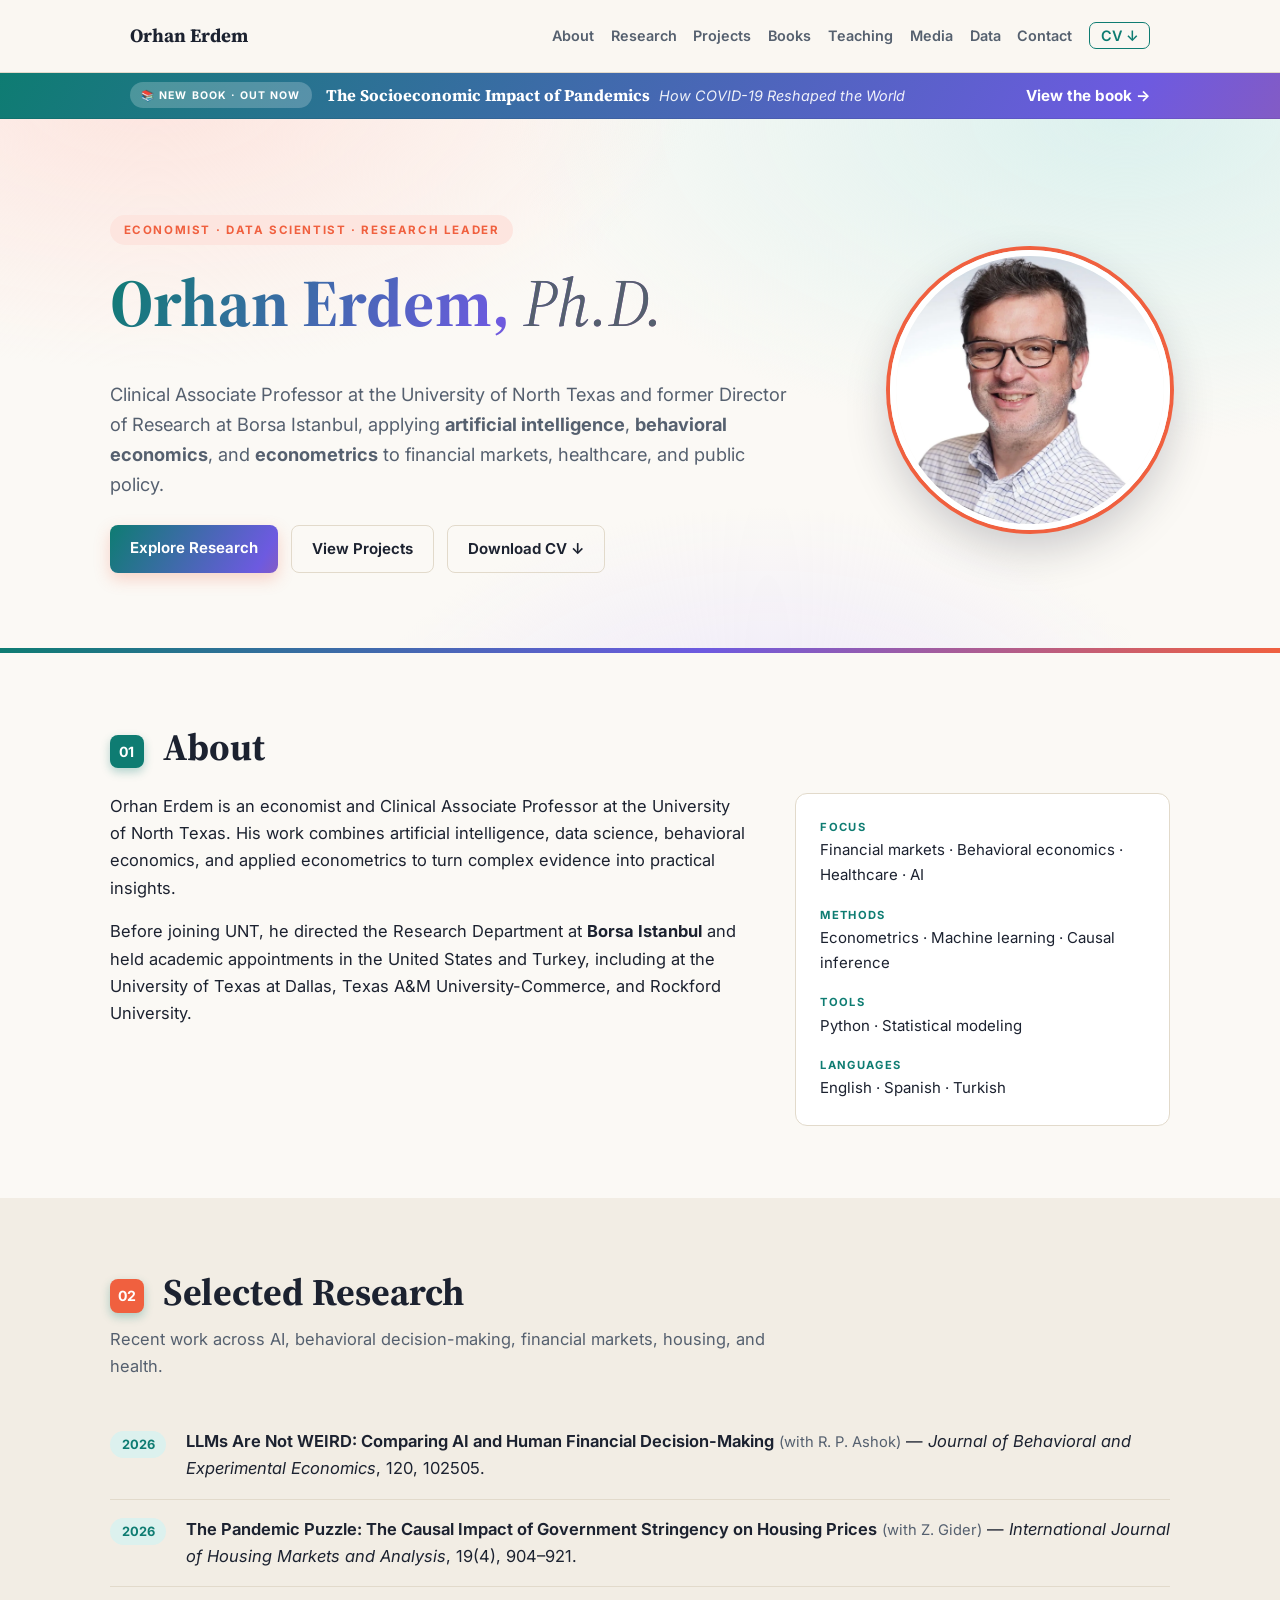
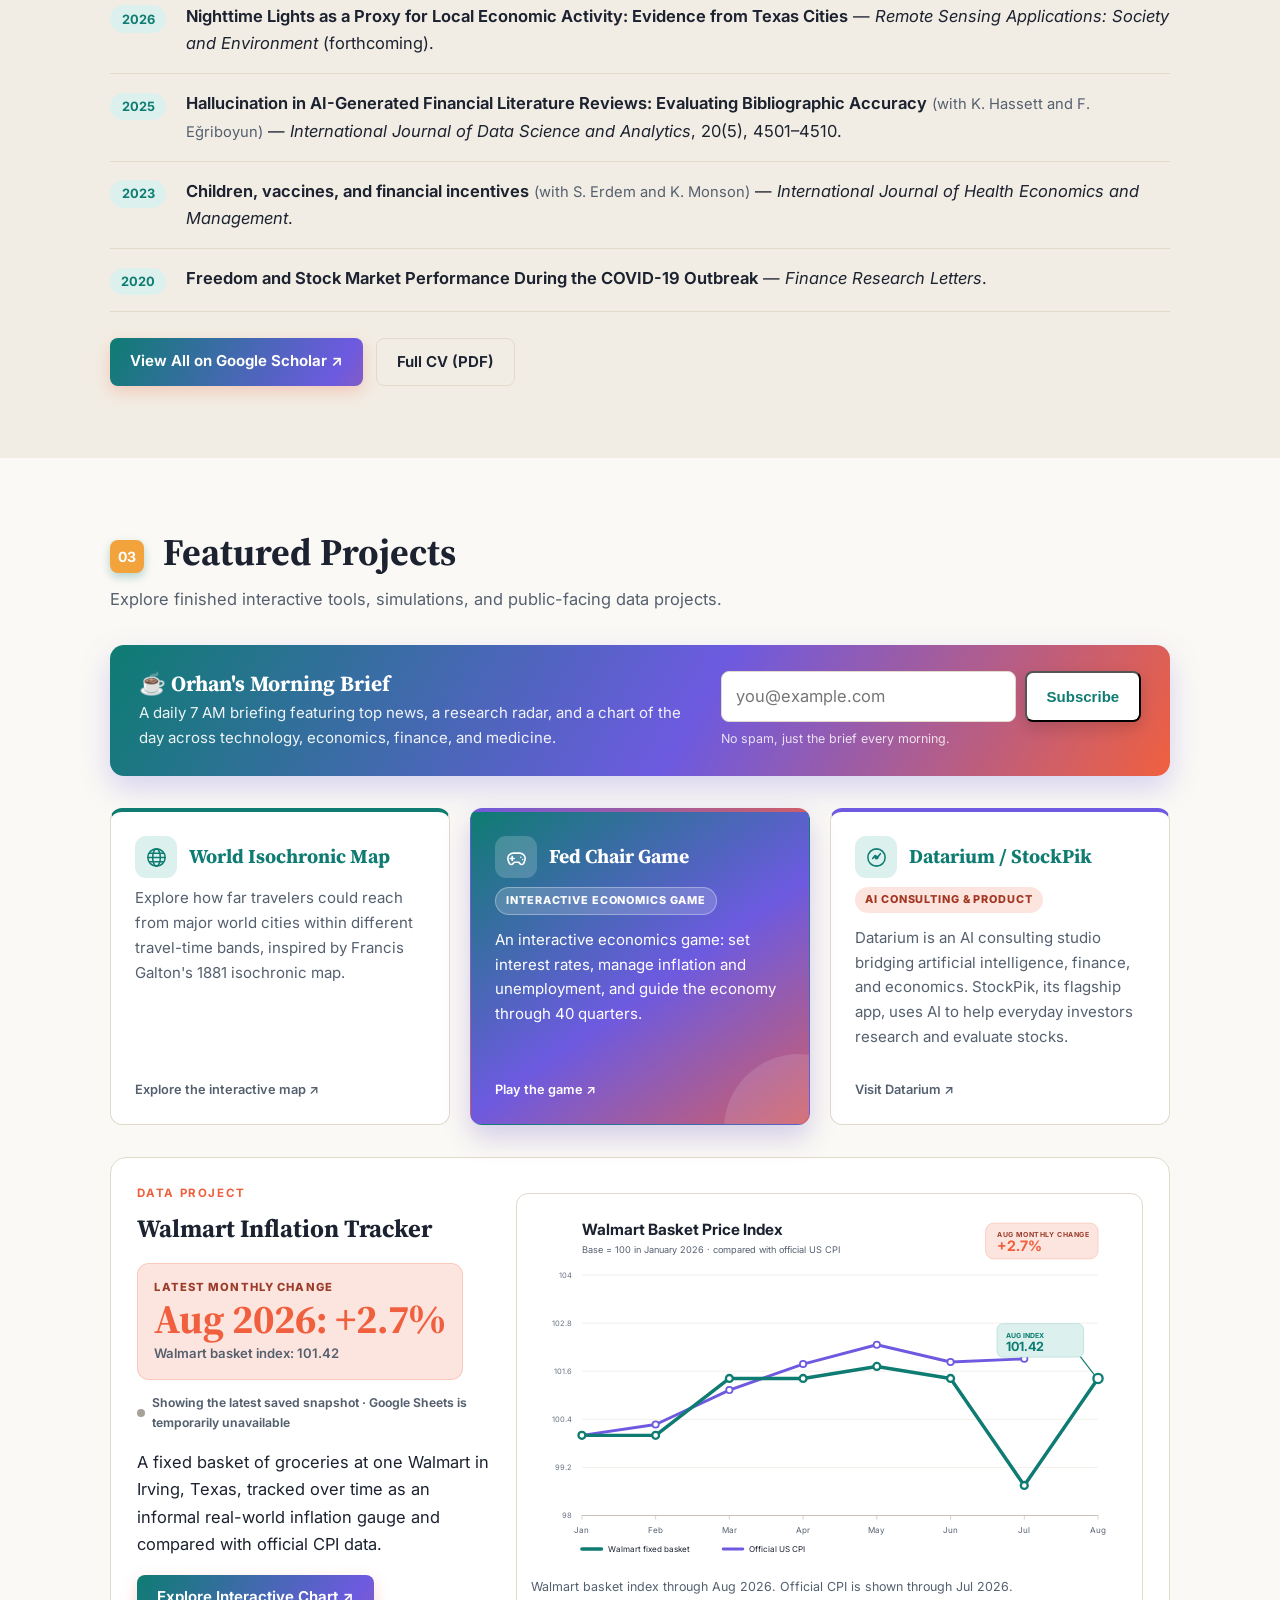
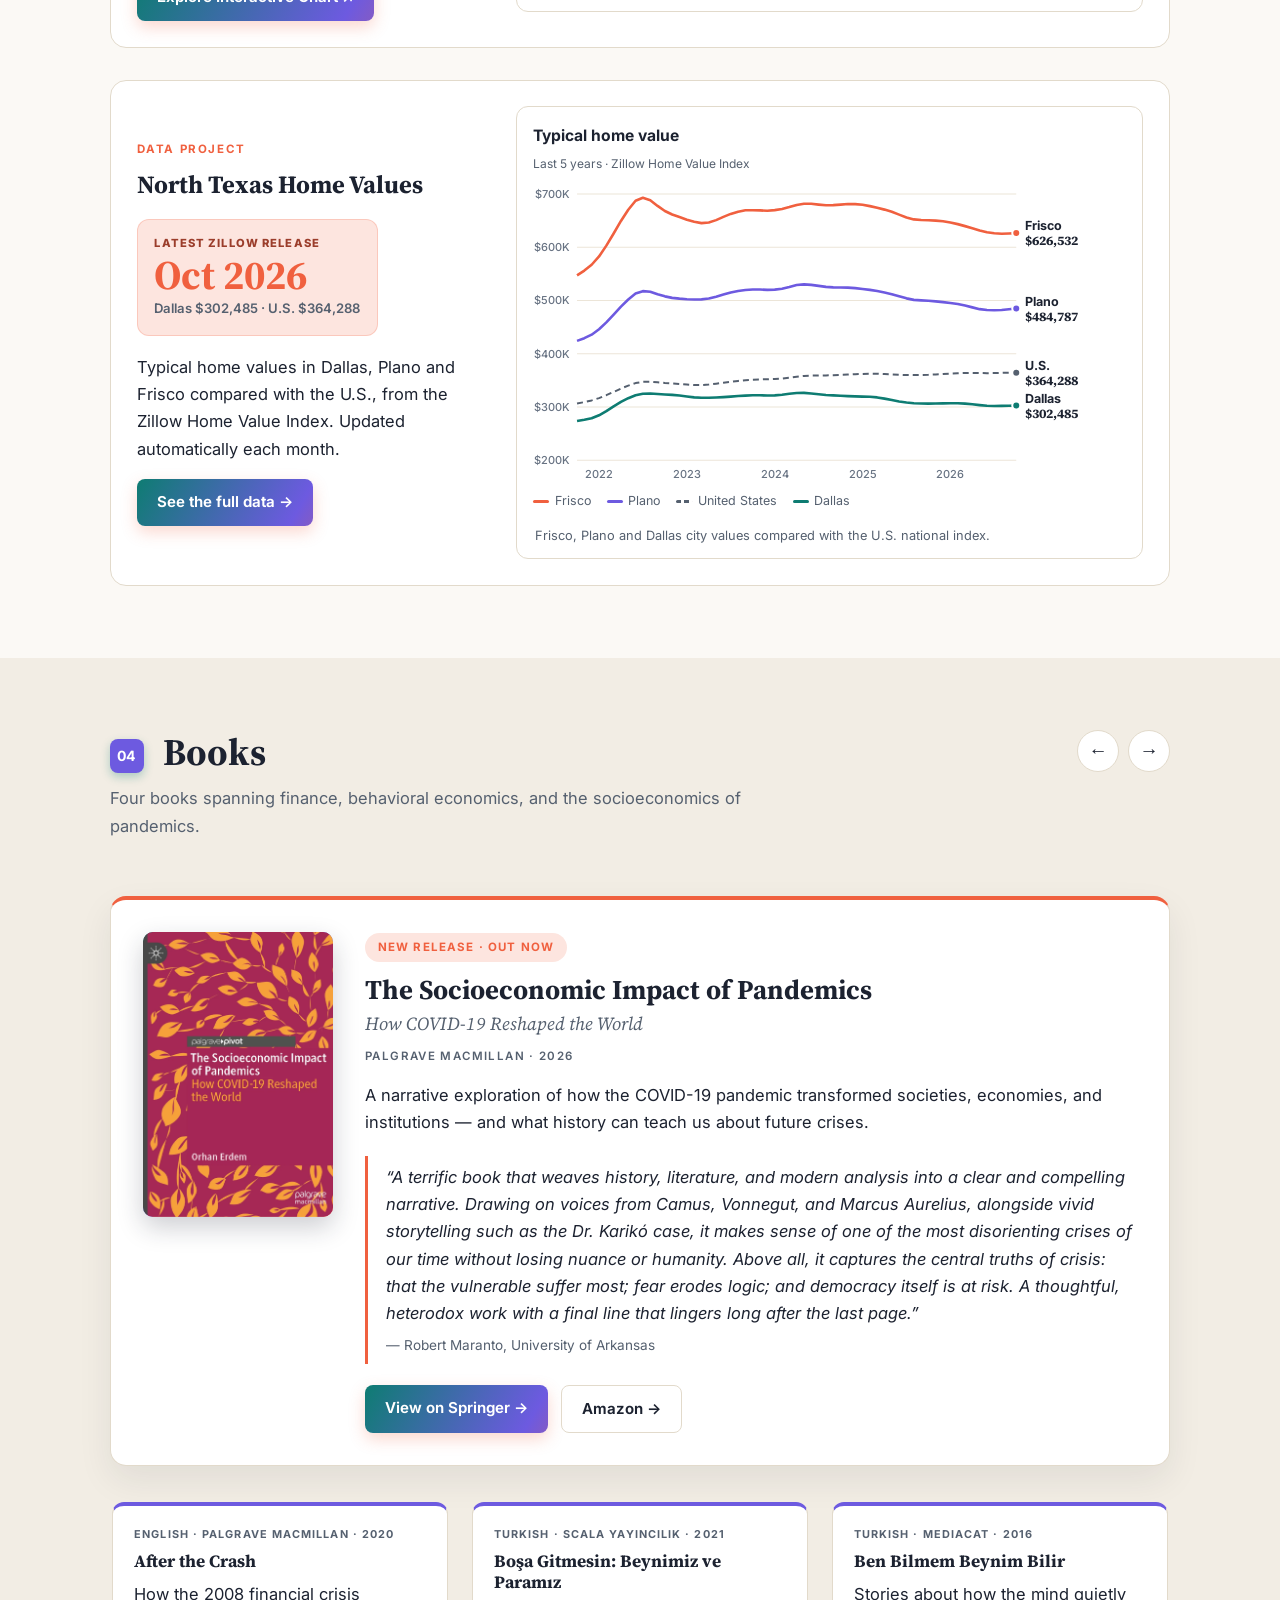
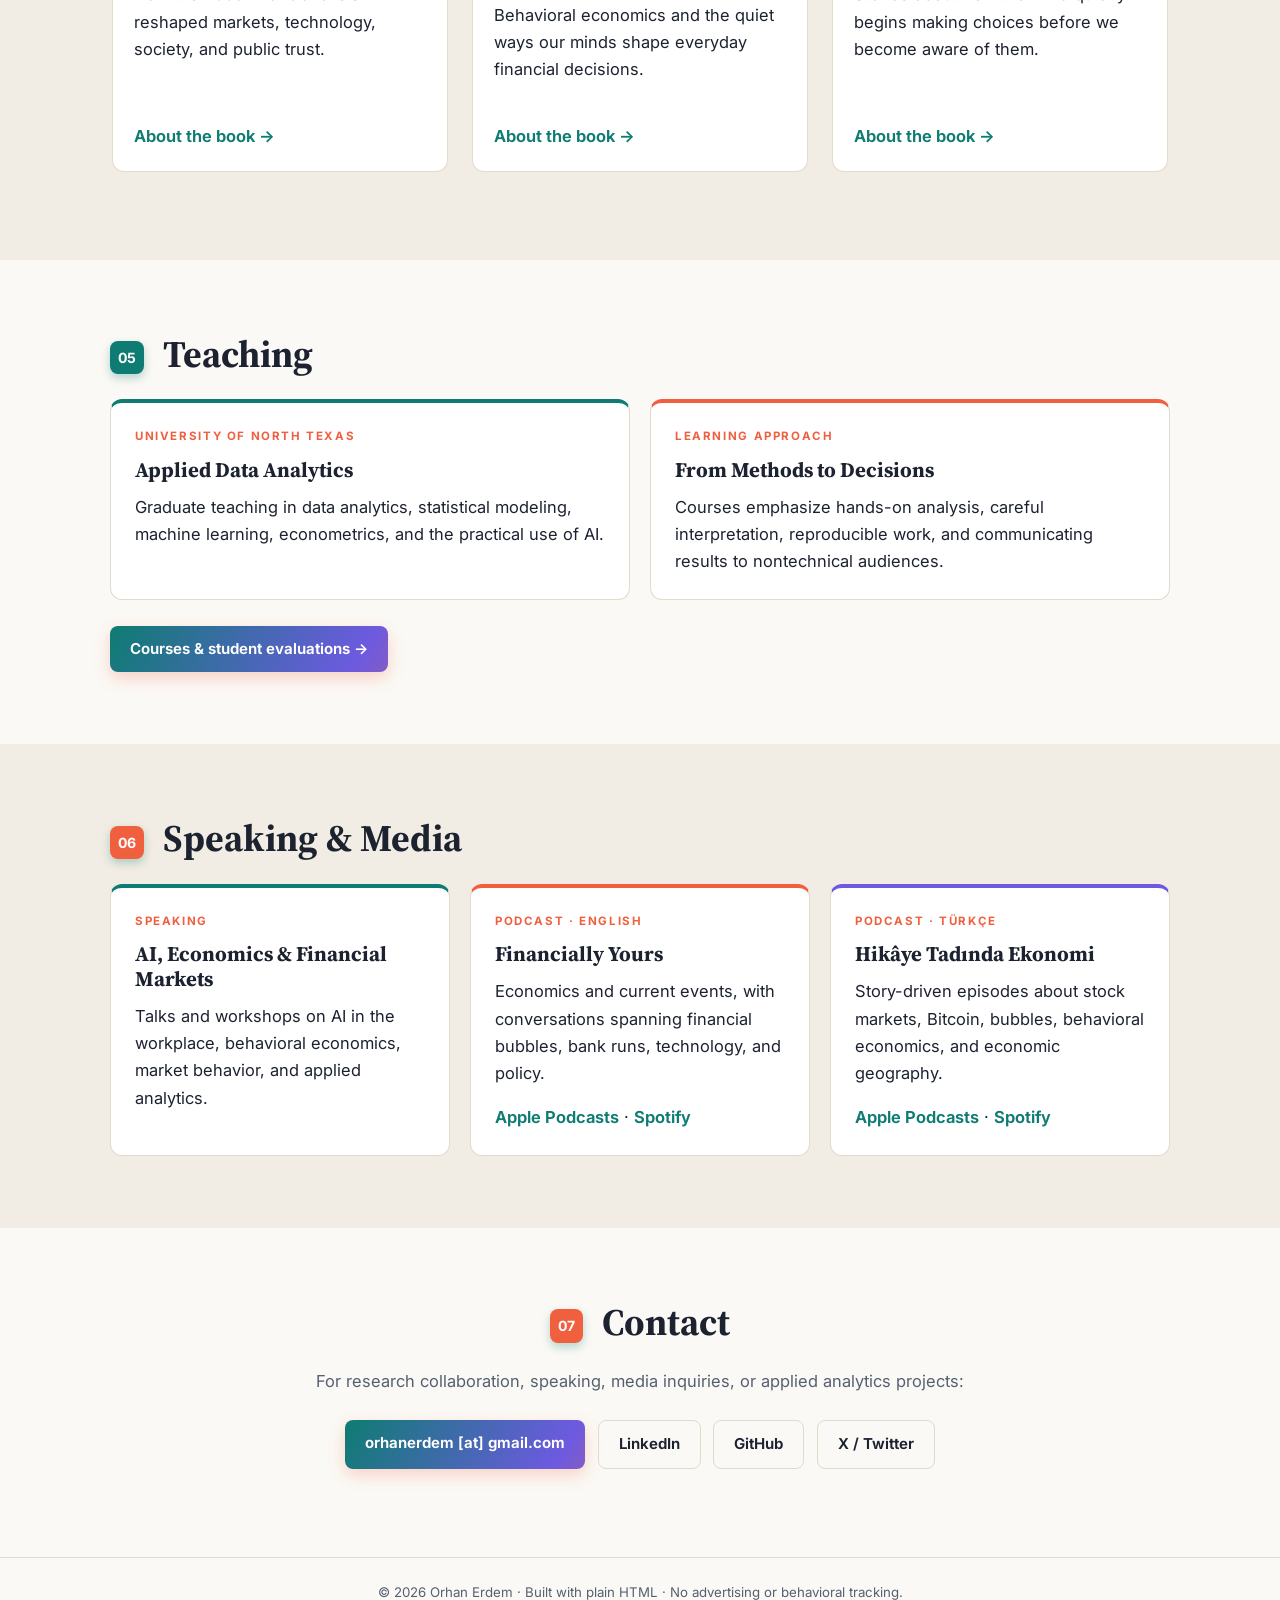
<file: index.html>
<!DOCTYPE html>

<html lang="en">
<head>
<meta charset="utf-8"/>
<meta content="width=device-width, initial-scale=1.0" name="viewport"/>
<title>Orhan Erdem, Ph.D. | Economist, Data Scientist &amp; Research Leader</title>
<meta content="Orhan Erdem is a Clinical Associate Professor at the University of North Texas and former Director of Research at Borsa Istanbul, applying data science, AI, and behavioral economics to financial markets, healthcare, and public policy." name="description"/>
<link href="https://proforhan.github.io/" rel="canonical"/>
<link href="favicon.svg" rel="icon" type="image/svg+xml"/>
<meta content="#0e7c72" name="theme-color"/>
<!-- Open Graph -->
<meta content="website" property="og:type"/>
<meta content="https://proforhan.github.io/" property="og:url"/>
<meta content="Orhan Erdem, Ph.D. — Economist, Data Scientist &amp; Research Leader" property="og:title"/>
<meta content="New book, The Socioeconomic Impact of Pandemics: How COVID-19 Reshaped the World (Palgrave Macmillan, 2026), out now. Economist and Clinical Associate Professor at the University of North Texas working across AI, behavioral economics, and financial markets." property="og:description"/>
<meta content="https://proforhan.github.io/images/og-card.jpg" property="og:image"/>
<meta content="1200" property="og:image:width"/>
<meta content="630" property="og:image:height"/>
<meta content="Book cover: The Socioeconomic Impact of Pandemics — How COVID-19 Reshaped the World, by Orhan Erdem" property="og:image:alt"/>
<meta content="Orhan Erdem, Ph.D." property="og:site_name"/>
<!-- Twitter -->
<meta content="summary_large_image" name="twitter:card"/>
<meta content="@drorhanerdem" name="twitter:site"/>
<meta content="Orhan Erdem, Ph.D. — Economist, Data Scientist &amp; Research Leader" name="twitter:title"/>
<meta content="New book, The Socioeconomic Impact of Pandemics: How COVID-19 Reshaped the World (Palgrave Macmillan, 2026), out now." name="twitter:description"/>
<meta content="https://proforhan.github.io/images/og-card.jpg" name="twitter:image"/>
<link href="https://fonts.googleapis.com" rel="preconnect"/>
<link crossorigin="" href="https://fonts.gstatic.com" rel="preconnect"/>
<link href="https://fonts.googleapis.com/css2?family=Source+Serif+4:ital,opsz,wght@0,8..60,400;0,8..60,600;0,8..60,700;1,8..60,400&amp;family=Inter:wght@400;500;600;700&amp;display=swap" rel="stylesheet"/>
<link href="style.css?v=20260728-3" rel="stylesheet" />
<script data-goatcounter="https://orhanerdem.goatcounter.com/count" async src="//gc.zgo.at/count.js"></script>
<script type="application/ld+json">
{
  "@context": "https://schema.org",
  "@graph": [
    {
      "@type": "Person",
      "@id": "https://proforhan.github.io/#orhan",
      "name": "Orhan Erdem",
      "honorificSuffix": "Ph.D.",
      "jobTitle": "Clinical Associate Professor",
      "worksFor": { "@type": "CollegeOrUniversity", "name": "University of North Texas" },
      "url": "https://proforhan.github.io/",
      "image": "https://proforhan.github.io/images/headshot.jpg",
      "description": "Economist and data scientist working across artificial intelligence, behavioral economics, and financial markets.",
      "knowsAbout": ["Behavioral economics", "Financial markets", "Data science", "Artificial intelligence", "Econometrics", "Real estate finance"],
      "sameAs": [
        "https://www.linkedin.com/in/drorhanerdem",
        "https://x.com/drorhanerdem",
        "https://github.com/proforhan",
        "https://scholar.google.com/citations?hl=en&user=_TPS6coAAAAJ"
      ]
    },
    {
      "@type": "WebSite",
      "@id": "https://proforhan.github.io/#website",
      "url": "https://proforhan.github.io/",
      "name": "Orhan Erdem, Ph.D.",
      "publisher": { "@id": "https://proforhan.github.io/#orhan" }
    },
    {
      "@type": "Book",
      "name": "The Socioeconomic Impact of Pandemics: How COVID-19 Reshaped the World",
      "author": { "@id": "https://proforhan.github.io/#orhan" },
      "publisher": { "@type": "Organization", "name": "Palgrave Macmillan" },
      "datePublished": "2026-07-29",
      "inLanguage": "en",
      "isbn": "9783032241887",
      "url": "https://link.springer.com/book/9783032241887",
      "image": "https://proforhan.github.io/images/cover.webp",
      "sameAs": "https://www.amazon.com/Socioeconomic-Impact-Pandemics-COVID-19-Reshaped/dp/303224188X/"
    }
  ]
}
</script>
<style>
  /* Housing data preview card (Projects section) */
  .hp-figure { margin: 0; border: 1px solid var(--rule); border-radius: 12px; padding: 1rem 1rem .75rem; position: relative; }
  .hp-chart-head strong { display: block; font-size: .98rem; }
  .hp-chart-head span { font-size: .75rem; color: var(--ink-soft); }
  #hp-chart { position: relative; margin-top: .5rem; }
  #hp-chart svg { display: block; width: 100%; height: auto; overflow: visible; }
  #hp-chart text { font: 500 11px var(--sans); fill: #687383; }
  #hp-chart text.hp-end { font-weight: 700; font-size: 12.5px; fill: currentColor; }
  #hp-chart text.hp-endv { font-family: var(--serif); font-weight: 700; font-size: 13px; fill: var(--ink); }
  .hp-legend { display: flex; flex-wrap: wrap; gap: .3rem 1rem; font-size: .78rem; color: var(--ink-soft); margin-top: .4rem; }
  .hp-legend span { display: inline-flex; align-items: center; gap: .35rem; }
  .hp-legend i { width: 16px; height: 3px; border-radius: 2px; background: var(--c); }
  .hp-legend i.dash { background: repeating-linear-gradient(90deg, var(--c) 0 5px, transparent 5px 8px); }
  .hp-figure figcaption { font-size: .8rem; color: var(--ink-soft); margin-top: .5rem; }
  .hp-tip { position: absolute; pointer-events: none; background: var(--ink); color: #fff; font-size: .78rem; padding: .45rem .6rem; border-radius: 7px; min-width: 150px; box-shadow: 0 8px 20px rgba(28,34,48,.2); }
  .hp-tip b { display: block; margin-bottom: .15rem; }
  .hp-tip div { display: flex; justify-content: space-between; gap: .8rem; font-variant-numeric: tabular-nums; }
  .hp-tip span::before { content: ""; display: inline-block; width: 8px; height: 8px; border-radius: 50%; background: var(--c); margin-right: .35rem; }
</style>
<style>
  /* Book banner: one short line on phones */
  @media (max-width: 900px) { .book-banner-sub { display: none; } }
  @media (max-width: 620px) {
    .book-banner { flex-wrap: nowrap; gap: .6rem; padding: .5rem 1rem; }
    .book-banner-flag { font-size: .6rem; padding: .22rem .55rem; letter-spacing: .08em; }
    .book-banner-text { min-width: 0; flex-wrap: nowrap; }
    .book-banner-text strong { font-size: .92rem; white-space: nowrap; overflow: hidden; text-overflow: ellipsis; }
    .book-banner-sub { display: none; }
  }
</style>
</head>
<body>
<a class="skip-link" href="#main-content">Skip to main content</a>
<header class="site-header">
<nav aria-label="Primary navigation" class="nav">
<a class="nav-brand" href="#top">Orhan Erdem</a>
<button aria-controls="primary-nav" aria-expanded="false" aria-label="Open navigation menu" class="nav-toggle" type="button">☰</button>
<ul class="nav-links" id="primary-nav">
<li><a href="#about">About</a></li>
<li><a href="#research">Research</a></li>
<li><a href="#projects">Projects</a></li>
<li><a href="#books">Books</a></li>
<li><a href="#teaching">Teaching</a></li>
<li><a href="#media">Media</a></li>
<li><a href="data.html">Data</a></li>
<li><a href="#contact">Contact</a></li>
<li><a class="nav-cv" href="Orhan-Erdem-CV.pdf" rel="noopener" target="_blank">CV ↓</a></li>
</ul>
</nav>
</header>
<div class="book-banner-bar">
<a class="book-banner" href="#books">
<span class="book-banner-flag">📚 New book · Out now</span>
<span class="book-banner-text">
<strong>The Socioeconomic Impact of Pandemics</strong>
<span class="book-banner-sub">How COVID-19 Reshaped the World</span>
</span>
<span class="book-banner-cta">View the book →</span>
</a>
</div>
<main id="main-content">
<section class="hero" id="top">
<div class="hero-inner">
<div class="hero-text">
<p class="hero-kicker">Economist · Data Scientist · Research Leader</p>
<h1>Orhan Erdem, <span class="phd">Ph.D.</span></h1>
<p class="hero-sub">
            Clinical Associate Professor at the University of North Texas and former Director of Research at Borsa Istanbul, applying <strong>artificial intelligence</strong>, <strong>behavioral economics</strong>, and <strong>econometrics</strong> to financial markets, healthcare, and public policy.
          </p>
<div class="hero-actions">
<a class="btn btn-primary" href="#research">Explore Research</a>
<a class="btn btn-ghost" href="#projects">View Projects</a>
<a class="btn btn-ghost" href="Orhan-Erdem-CV.pdf" rel="noopener" target="_blank">Download CV ↓</a>
</div>
</div>
<picture>
<source srcset="images/headshot.webp" type="image/webp"/>
<img alt="Portrait of Orhan Erdem" class="hero-photo" height="280" onerror="this.style.display='none'" src="images/headshot.jpg" width="280"/>
</picture>
</div>
</section>
<section class="section" id="about">
<div class="section-inner">
<h2><span class="section-num">01</span> About</h2>
<div class="about-grid">
<div class="about-text">
<p>Orhan Erdem is an economist and Clinical Associate Professor at the University of North Texas. His work combines artificial intelligence, data science, behavioral economics, and applied econometrics to turn complex evidence into practical insights.</p>
<p>Before joining UNT, he directed the Research Department at <strong>Borsa Istanbul</strong> and held academic appointments in the United States and Turkey, including at the University of Texas at Dallas, Texas A&amp;M University-Commerce, and Rockford University.</p>
</div>
<aside aria-label="Professional details" class="about-facts">
<div class="fact"><span class="fact-label">Focus</span><span>Financial markets · Behavioral economics · Healthcare · AI</span></div>
<div class="fact"><span class="fact-label">Methods</span><span>Econometrics · Machine learning · Causal inference</span></div>
<div class="fact"><span class="fact-label">Tools</span><span>Python · Statistical modeling</span></div>
<div class="fact"><span class="fact-label">Languages</span><span>English · Spanish · Turkish</span></div>
</aside>
</div>
</div>
</section>
<section class="section section-alt" id="research">
<div class="section-inner">
<h2><span class="section-num">02</span> Selected Research</h2>
<p class="section-lede">Recent work across AI, behavioral decision-making, financial markets, housing, and health.</p>
<ol class="pub-list">
<li><span class="pub-year">2026</span><div><a class="pub-title" href="https://doi.org/10.1016/j.socec.2025.102505" rel="noopener" target="_blank">LLMs Are Not WEIRD: Comparing AI and Human Financial Decision-Making</a> <span class="pub-authors">(with R. P. Ashok)</span> — <em>Journal of Behavioral and Experimental Economics</em>, 120, 102505.</div></li>
<li><span class="pub-year">2026</span><div><a class="pub-title" href="https://doi.org/10.1108/IJHMA-01-2025-0015" rel="noopener" target="_blank">The Pandemic Puzzle: The Causal Impact of Government Stringency on Housing Prices</a> <span class="pub-authors">(with Z. Gider)</span> — <em>International Journal of Housing Markets and Analysis</em>, 19(4), 904–921.</div></li>
<li><span class="pub-year">2026</span><div><a class="pub-title" href="https://www.sciencedirect.com/science/article/abs/pii/S2352938526003290" rel="noopener" target="_blank">Nighttime Lights as a Proxy for Local Economic Activity: Evidence from Texas Cities</a> — <em>Remote Sensing Applications: Society and Environment</em> (forthcoming).</div></li>
<li><span class="pub-year">2025</span><div><a class="pub-title" href="https://link.springer.com/article/10.1007/s41060-025-00731-0" rel="noopener" target="_blank">Hallucination in AI-Generated Financial Literature Reviews: Evaluating Bibliographic Accuracy</a> <span class="pub-authors">(with K. Hassett and F. Eğriboyun)</span> — <em>International Journal of Data Science and Analytics</em>, 20(5), 4501–4510.</div></li>
<li><span class="pub-year">2023</span><div><a class="pub-title" href="https://link.springer.com/article/10.1007/s10754-023-09343-2" rel="noopener" target="_blank">Children, vaccines, and financial incentives</a> <span class="pub-authors">(with S. Erdem and K. Monson)</span> — <em>International Journal of Health Economics and Management</em>.</div></li>
<li><span class="pub-year">2020</span><div><a class="pub-title" href="https://www.sciencedirect.com/science/article/pii/S1544612320306735?via%3Dihub" rel="noopener" target="_blank">Freedom and Stock Market Performance During the COVID-19 Outbreak</a> — <em>Finance Research Letters</em>.</div></li>
</ol>
<div class="section-actions">
<a class="btn btn-primary" href="https://scholar.google.com/citations?hl=en&amp;user=_TPS6coAAAAJ" rel="noopener" target="_blank">View All on Google Scholar ↗</a>
<a class="btn btn-ghost" href="Orhan-Erdem-CV.pdf" rel="noopener" target="_blank">Full CV (PDF)</a>
</div>
</div>
</section>
<section class="section" id="projects">
<div class="section-inner">
<h2><span class="section-num">03</span> Featured Projects</h2>
<p class="section-lede">Explore finished interactive tools, simulations, and public-facing data projects.</p>
<div class="subscribe-card">
<div class="subscribe-text">
<h3>☕ Orhan's Morning Brief</h3>
<p>A daily 7 AM briefing featuring top news, a research radar, and a chart of the day across technology, economics, finance, and medicine.</p>
</div>
<a class="btn btn-primary" href="mailto:orhanerdem@gmail.com?subject=Subscribe%20to%20Orhan's%20Morning%20Brief" id="subscribe-cta">Subscribe</a>
</div>
<div aria-label="Featured interactive projects" class="repo-grid" id="repo-grid"></div>
<article class="tracker-card" id="walmart">
  <div class="tracker-copy">
    <p class="eyebrow">Data project</p>
    <h3>Walmart Inflation Tracker</h3>

    <div
      id="walmart-result"
      class="tracker-result"
      role="group"
      aria-label="Latest monthly change: July 2026, negative 2.64 percent"
    >
      <span class="tracker-result-label">Latest monthly change</span>
      <strong id="walmart-latest-change">Aug 2026: +2.7%</strong>
      <span id="walmart-latest-index" class="tracker-result-detail">
        Walmart basket index: 98.75
      </span>
    </div>

    <p
      id="walmart-sync-status"
      class="tracker-sync-status"
      aria-live="polite"
    >
      Loading the latest data from Google Sheets…
    </p>

    <p>
      A fixed basket of groceries at one Walmart in Irving, Texas, tracked over time
      as an informal real-world inflation gauge and compared with official CPI data.
    </p>

    <a
      class="btn btn-primary"
      href="https://docs.google.com/spreadsheets/d/e/2PACX-1vQhdq30a-BoalCItw-ZlbBAHyrrx2US1Lu98C1HMhjFxOuRQVs7cEHi5qe24HvMx83zyEOPzpkRgyO1/pubchart?oid=271917230&amp;format=interactive"
      rel="noopener"
      target="_blank"
    >
      Explore Interactive Chart ↗
    </a>
  </div>

  <figure class="data-card tracker-static-chart">
    <svg id="walmart-chart" class="tracker-chart-svg" xmlns="http://www.w3.org/2000/svg" viewBox="0 0 1040 620" role="img" aria-labelledby="chart-title chart-desc">
<title id="chart-title">Walmart Basket Price Index and US CPI</title>
<desc id="chart-desc">The Walmart basket index is compared with the official US CPI index from January 2026. The Walmart index falls to 98.75 in July, a monthly decline of 2.64 percent.</desc>
<rect width="100%" height="100%" rx="24" fill="#ffffff"/>
<text x="90" y="48" font-family="Inter, Arial, sans-serif" font-size="27" font-weight="700" fill="#1c2230">Walmart Basket Price Index</text>
<text x="90" y="80" font-family="Inter, Arial, sans-serif" font-size="16" fill="#55606f">Base = 100 in January 2026 · compared with official US CPI</text>
<rect x="790" y="28" width="195" height="62" rx="14" fill="#fde5df" stroke="#f7b6a6"/>
<text x="810" y="52" font-family="Inter, Arial, sans-serif" font-size="12" font-weight="700" letter-spacing="1" fill="#9b3d2b">JULY MONTHLY CHANGE</text>
<text x="810" y="77" font-family="Source Serif 4, Georgia, serif" font-size="25" font-weight="700" fill="#f0603f">−2.64%</text>
<line x1="90" y1="535.0" x2="985" y2="535.0" stroke="#e9e3da" stroke-width="1"/>
<text x="72" y="540.0" text-anchor="end" font-family="Inter, Arial, sans-serif" font-size="13" fill="#687383">98</text>
<line x1="90" y1="453.0" x2="985" y2="453.0" stroke="#e9e3da" stroke-width="1"/>
<text x="72" y="458.0" text-anchor="end" font-family="Inter, Arial, sans-serif" font-size="13" fill="#687383">99</text>
<line x1="90" y1="371.0" x2="985" y2="371.0" stroke="#cfc7ba" stroke-width="2"/>
<text x="72" y="376.0" text-anchor="end" font-family="Inter, Arial, sans-serif" font-size="13" fill="#687383">100</text>
<line x1="90" y1="289.0" x2="985" y2="289.0" stroke="#e9e3da" stroke-width="1"/>
<text x="72" y="294.0" text-anchor="end" font-family="Inter, Arial, sans-serif" font-size="13" fill="#687383">101</text>
<line x1="90" y1="207.0" x2="985" y2="207.0" stroke="#e9e3da" stroke-width="1"/>
<text x="72" y="212.0" text-anchor="end" font-family="Inter, Arial, sans-serif" font-size="13" fill="#687383">102</text>
<line x1="90" y1="125.0" x2="985" y2="125.0" stroke="#e9e3da" stroke-width="1"/>
<text x="72" y="130.0" text-anchor="end" font-family="Inter, Arial, sans-serif" font-size="13" fill="#687383">103</text>
<line x1="90.0" y1="535" x2="90.0" y2="542" stroke="#b9b1a6"/>
<text x="90.0" y="565" text-anchor="middle" font-family="Inter, Arial, sans-serif" font-size="14" fill="#55606f">Jan</text>
<line x1="239.2" y1="535" x2="239.2" y2="542" stroke="#b9b1a6"/>
<text x="239.2" y="565" text-anchor="middle" font-family="Inter, Arial, sans-serif" font-size="14" fill="#55606f">Feb</text>
<line x1="388.3" y1="535" x2="388.3" y2="542" stroke="#b9b1a6"/>
<text x="388.3" y="565" text-anchor="middle" font-family="Inter, Arial, sans-serif" font-size="14" fill="#55606f">Mar</text>
<line x1="537.5" y1="535" x2="537.5" y2="542" stroke="#b9b1a6"/>
<text x="537.5" y="565" text-anchor="middle" font-family="Inter, Arial, sans-serif" font-size="14" fill="#55606f">Apr</text>
<line x1="686.7" y1="535" x2="686.7" y2="542" stroke="#b9b1a6"/>
<text x="686.7" y="565" text-anchor="middle" font-family="Inter, Arial, sans-serif" font-size="14" fill="#55606f">May</text>
<line x1="835.8" y1="535" x2="835.8" y2="542" stroke="#b9b1a6"/>
<text x="835.8" y="565" text-anchor="middle" font-family="Inter, Arial, sans-serif" font-size="14" fill="#55606f">Jun</text>
<line x1="985.0" y1="535" x2="985.0" y2="542" stroke="#b9b1a6"/>
<text x="985.0" y="565" text-anchor="middle" font-family="Inter, Arial, sans-serif" font-size="14" fill="#55606f">Jul</text>
<line x1="90" y1="535" x2="985" y2="535" stroke="#aaa197"/>
<path d="M 90.0 371.0 L 239.2 348.9 L 388.3 278.3 L 537.5 225.0 L 686.7 185.7 L 835.8 220.9" fill="none" stroke="#6d5ae0" stroke-width="5" stroke-linecap="round" stroke-linejoin="round"/>
<path d="M 90.0 371.0 L 239.2 371.0 L 388.3 254.6 L 537.5 254.6 L 686.7 230.0 L 835.8 254.6 L 985.0 473.5" fill="none" stroke="#0e7c72" stroke-width="6" stroke-linecap="round" stroke-linejoin="round"/>
<circle cx="90.0" cy="371.0" r="5.5" fill="#fff" stroke="#6d5ae0" stroke-width="3"/>
<circle cx="239.2" cy="348.9" r="5.5" fill="#fff" stroke="#6d5ae0" stroke-width="3"/>
<circle cx="388.3" cy="278.3" r="5.5" fill="#fff" stroke="#6d5ae0" stroke-width="3"/>
<circle cx="537.5" cy="225.0" r="5.5" fill="#fff" stroke="#6d5ae0" stroke-width="3"/>
<circle cx="686.7" cy="185.7" r="5.5" fill="#fff" stroke="#6d5ae0" stroke-width="3"/>
<circle cx="835.8" cy="220.9" r="5.5" fill="#fff" stroke="#6d5ae0" stroke-width="3"/>
<circle cx="90.0" cy="371.0" r="6" fill="#fff" stroke="#0e7c72" stroke-width="4"/>
<circle cx="239.2" cy="371.0" r="6" fill="#fff" stroke="#0e7c72" stroke-width="4"/>
<circle cx="388.3" cy="254.6" r="6" fill="#fff" stroke="#0e7c72" stroke-width="4"/>
<circle cx="537.5" cy="254.6" r="6" fill="#fff" stroke="#0e7c72" stroke-width="4"/>
<circle cx="686.7" cy="230.0" r="6" fill="#fff" stroke="#0e7c72" stroke-width="4"/>
<circle cx="835.8" cy="254.6" r="6" fill="#fff" stroke="#0e7c72" stroke-width="4"/>
<circle cx="985.0" cy="473.5" r="8" fill="#fff" stroke="#0e7c72" stroke-width="4"/>
<line x1="978.0" y1="466.5" x2="910.0" y2="415.5" stroke="#0e7c72" stroke-width="2"/>
<rect x="775.0" y="370.5" width="150" height="58" rx="10" fill="#dcf1ee" stroke="#a4d6d0"/>
<text x="790.0" y="395.5" font-family="Inter, Arial, sans-serif" font-size="12" font-weight="700" fill="#0e7c72">JULY INDEX</text>
<text x="790.0" y="418.5" font-family="Source Serif 4, Georgia, serif" font-size="22" font-weight="700" fill="#0e7c72">98.75</text>
<line x1="90" y1="593" x2="124" y2="593" stroke="#0e7c72" stroke-width="6" stroke-linecap="round"/>
<text x="135" y="598" font-family="Inter, Arial, sans-serif" font-size="14" fill="#1c2230">Walmart fixed basket</text>
<line x1="335" y1="593" x2="369" y2="593" stroke="#6d5ae0" stroke-width="5" stroke-linecap="round"/>
<text x="380" y="598" font-family="Inter, Arial, sans-serif" font-size="14" fill="#1c2230">Official US CPI</text>
<text x="985" y="598" text-anchor="end" font-family="Inter, Arial, sans-serif" font-size="12" fill="#687383">Official CPI available through June</text>
</svg>
    <figcaption id="walmart-chart-caption">
      Walmart basket index versus official CPI. Official CPI is shown through June 2026.
    </figcaption>
  </figure>
</article>
<article class="tracker-card" id="housing-preview">
  <div class="tracker-copy">
    <p class="eyebrow">Data project</p>
    <h3>North Texas Home Values</h3>
    <div class="tracker-result" role="group" aria-label="Latest Zillow release">
      <span class="tracker-result-label">Latest Zillow release</span>
      <strong id="hp-month">Aug 2026</strong>
      <span class="tracker-result-detail" id="hp-detail">Dallas $305,765 · U.S. $368,697</span>
    </div>
    <p>
      Typical home values in Dallas, Plano and Frisco compared with the U.S., from the
      Zillow Home Value Index. Updated automatically each month.
    </p>
    <a class="btn btn-primary" href="data.html">See the full data →</a>
  </div>
  <figure class="data-card tracker-static-chart hp-figure">
    <div class="hp-chart-head">
      <div><strong>Typical home value</strong><span id="hp-sub">Last 5 years · Zillow Home Value Index</span></div>
    </div>
    <div id="hp-chart"></div>
    <div class="hp-legend" id="hp-legend"></div>
    <figcaption id="hp-caption">Frisco, Plano and Dallas city values compared with the U.S. national index.</figcaption>
  </figure>
</article>
<script>
(() => {
  const FALLBACK = {"latest_month":"2026-08","series":{"Dallas":[["2021-08",276012],["2021-09",276256],["2021-10",277097],["2021-11",279193],["2021-12",282122],["2022-01",287927],["2022-02",295782],["2022-03",305024],["2022-04",313360],["2022-05",320346],["2022-06",325874],["2022-07",328844],["2022-08",329310],["2022-09",328313],["2022-10",327414],["2022-11",326692],["2022-12",325519],["2023-01",323733],["2023-02",322013],["2023-03",321321],["2023-04",321231],["2023-05",321828],["2023-06",322569],["2023-07",323427],["2023-08",324604],["2023-09",325394],["2023-10",326004],["2023-11",326007],["2023-12",325583],["2024-01",325778],["2024-02",326816],["2024-03",328858],["2024-04",330272],["2024-05",330406],["2024-06",329409],["2024-07",327933],["2024-08",326585],["2024-09",325664],["2024-10",325086],["2024-11",324416],["2024-12",323852],["2025-01",323365],["2025-02",323060],["2025-03",321840],["2025-04",319682],["2025-05",316971],["2025-06",314341],["2025-07",312258],["2025-08",310919],["2025-09",310320],["2025-10",310186],["2025-11",310336],["2025-12",310576],["2026-01",310814],["2026-02",310825],["2026-03",310202],["2026-04",308884],["2026-05",307210],["2026-06",305996],["2026-07",305559],["2026-08",305765]],"Plano":[["2021-08",425877],["2021-09",429717],["2021-10",433836],["2021-11",439127],["2021-12",445805],["2022-01",456225],["2022-02",469481],["2022-03",484563],["2022-04",499737],["2022-05",513465],["2022-06",524924],["2022-07",529565],["2022-08",528298],["2022-09",523515],["2022-10",519436],["2022-11",516543],["2022-12",515008],["2023-01",513971],["2023-02",513392],["2023-03",513784],["2023-04",515311],["2023-05",518948],["2023-06",523092],["2023-07",526916],["2023-08",529801],["2023-09",531784],["2023-10",532515],["2023-11",532663],["2023-12",532071],["2024-01",532354],["2024-02",534210],["2024-03",537613],["2024-04",541374],["2024-05",542565],["2024-06",541691],["2024-07",539622],["2024-08",537711],["2024-09",536740],["2024-10",536421],["2024-11",536212],["2024-12",535262],["2025-01",533779],["2025-02",532081],["2025-03",529726],["2025-04",527091],["2025-05",523735],["2025-06",519730],["2025-07",515592],["2025-08",512741],["2025-09",511752],["2025-10",510979],["2025-11",509800],["2025-12",508397],["2026-01",506673],["2026-02",504952],["2026-03",501748],["2026-04",498339],["2026-05",494873],["2026-06",493226],["2026-07",492759],["2026-08",493092]],"Frisco":[["2021-08",541936],["2021-09",550272],["2021-10",558535],["2021-11",567954],["2021-12",579134],["2022-01",595055],["2022-02",615651],["2022-03",638974],["2022-04",663164],["2022-05",684669],["2022-06",701883],["2022-07",707498],["2022-08",702689],["2022-09",691863],["2022-10",682208],["2022-11",675352],["2022-12",670698],["2023-01",665359],["2023-02",661351],["2023-03",658860],["2023-04",660187],["2023-05",664640],["2023-06",670899],["2023-07",676660],["2023-08",680848],["2023-09",683557],["2023-10",683674],["2023-11",683312],["2023-12",682509],["2024-01",683908],["2024-02",686008],["2024-03",689590],["2024-04",693761],["2024-05",696157],["2024-06",696030],["2024-07",694387],["2024-08",693070],["2024-09",693382],["2024-10",694429],["2024-11",695639],["2024-12",695361],["2025-01",694009],["2025-02",691464],["2025-03",688290],["2025-04",684918],["2025-05",680691],["2025-06",675293],["2025-07",669878],["2025-08",666109],["2025-09",664832],["2025-10",664434],["2025-11",663662],["2025-12",662448],["2026-01",659988],["2026-02",657083],["2026-03",653112],["2026-04",649159],["2026-05",644815],["2026-06",641482],["2026-07",639326],["2026-08",638512]],"United States":[["2021-08",306368],["2021-09",308365],["2021-10",310322],["2021-11",312975],["2021-12",316245],["2022-01",320744],["2022-02",326132],["2022-03",332467],["2022-04",338799],["2022-05",344457],["2022-06",349186],["2022-07",351671],["2022-08",352050],["2022-09",350758],["2022-10",349516],["2022-11",348496],["2022-12",347570],["2023-01",346356],["2023-02",345469],["2023-03",345406],["2023-04",346390],["2023-05",348047],["2023-06",350023],["2023-07",351805],["2023-08",353459],["2023-09",354708],["2023-10",355643],["2023-11",356306],["2023-12",356745],["2024-01",357183],["2024-02",357984],["2024-03",359543],["2024-04",361420],["2024-05",362870],["2024-06",363438],["2024-07",363588],["2024-08",363834],["2024-09",364290],["2024-10",364885],["2024-11",365384],["2024-12",366112],["2025-01",366748],["2025-02",367213],["2025-03",366935],["2025-04",366401],["2025-05",365709],["2025-06",365085],["2025-07",364654],["2025-08",364424],["2025-09",364668],["2025-10",365107],["2025-11",365790],["2025-12",366588],["2026-01",367350],["2026-02",368072],["2026-03",368567],["2026-04",368647],["2026-05",368385],["2026-06",368142],["2026-07",368250],["2026-08",368697]]}};
  const AREAS = [
    { key: "Frisco", label: "Frisco", color: "#f0603f" },
    { key: "Plano", label: "Plano", color: "#6d5ae0" },
    { key: "United States", label: "U.S.", color: "#55606f", dash: true },
    { key: "Dallas", label: "Dallas", color: "#0e7c72" },
  ];
  const MONTHS = ["January","February","March","April","May","June","July","August","September","October","November","December"];
  const usd = v => "$" + Math.round(v).toLocaleString("en-US");
  const usdK = v => "$" + Math.round(v / 1000) + "K";
  let D = FALLBACK;

  function render() {
    const box = document.getElementById("hp-chart");
    if (!box) return;
    const S = AREAS.map(a => (D.series[a.key] || []).slice(-61));
    const n = Math.min(...S.map(s => s.length));
    if (n < 2) return;
    const [ly, lm] = D.latest_month.split("-");
    document.getElementById("hp-month").textContent = MONTHS[lm - 1].slice(0, 3) + " " + ly;
    const last = k => { const s = D.series[k]; return s[s.length - 1][1]; };
    document.getElementById("hp-detail").textContent = `Dallas ${usd(last("Dallas"))} · U.S. ${usd(last("United States"))}`;

    const W = Math.max(300, box.clientWidth), narrow = W < 520, H = narrow ? 240 : 300;
    const m = { l: 44, r: narrow ? 58 : 110, t: 10, b: 24 }, iw = W - m.l - m.r, ih = H - m.t - m.b;
    const vals = S.flatMap(s => s.slice(-n).map(p => p[1]));
    const step = 100000;
    const lo = Math.floor(Math.min(...vals) / step) * step, hi = Math.ceil(Math.max(...vals) / step) * step;
    const x = i => m.l + i / (n - 1) * iw, y = v => m.t + (1 - (v - lo) / (hi - lo)) * ih;
    const months = S[0].slice(-n).map(p => p[0]);
    let g = "";
    for (let v = lo; v <= hi; v += step) g += `<line x1="${m.l}" x2="${m.l + iw}" y1="${y(v)}" y2="${y(v)}" stroke="#ece5d8"/><text x="${m.l - 7}" y="${y(v) + 4}" text-anchor="end">${usdK(v)}</text>`;
    months.forEach((k, i) => { if (k.endsWith("-01")) g += `<text x="${x(i)}" y="${H - 6}" text-anchor="middle">${k.slice(0, 4)}</text>`; });
    // End labels, nudged apart so they never overlap
    const ends = AREAS.map((a, j) => ({ a, v: S[j][S[j].length - 1][1] })).sort((p, q) => q.v - p.v);
    let prevY = -1e9; ends.forEach(e => { e.ly = Math.max(y(e.v), prevY + (narrow ? 26 : 30)); prevY = e.ly; });
    const lines = AREAS.map((a, j) => {
      const d = S[j].slice(-n).map((p, i) => (i ? "L" : "M") + x(i).toFixed(1) + "," + y(p[1]).toFixed(1)).join("");
      return `<path d="${d}" fill="none" stroke="${a.color}" stroke-width="${a.dash ? 2 : 2.6}" ${a.dash ? 'stroke-dasharray="6 4"' : ""} stroke-linejoin="round"/>`;
    }).join("");
    const labels = ends.map(e => `<circle cx="${x(n - 1)}" cy="${y(e.v)}" r="4" fill="${e.a.color}" stroke="#fff" stroke-width="2"/>
      <text class="hp-end" x="${x(n - 1) + 9}" y="${e.ly - (narrow ? 2 : 3)}" fill="${e.a.color}">${e.a.label}</text>
      <text class="hp-endv" x="${x(n - 1) + 9}" y="${e.ly + (narrow ? 10 : 12)}">${narrow ? usdK(e.v) : usd(e.v)}</text>`).join("");
    box.innerHTML = `<svg viewBox="0 0 ${W} ${H}" role="img" aria-label="Line chart of typical home values over the last five years in Frisco, Plano, Dallas and the United States">${g}${lines}${labels}
      <g id="hp-hov" visibility="hidden"><line id="hp-hl" y1="${m.t}" y2="${m.t + ih}" stroke="#9aa3ad" stroke-dasharray="3 3"/></g></svg><div class="hp-tip" hidden></div>`;
    document.getElementById("hp-legend").innerHTML = AREAS.map(a => `<span style="--c:${a.color}"><i class="${a.dash ? "dash" : ""}"></i>${a.key}</span>`).join("");

    const svg = box.querySelector("svg"), hov = svg.querySelector("#hp-hov"), hl = svg.querySelector("#hp-hl"), tip = box.querySelector(".hp-tip");
    const move = e => {
      const r = svg.getBoundingClientRect(), sx = (e.clientX - r.left) * W / r.width;
      const i = Math.max(0, Math.min(n - 1, Math.round((sx - m.l) / iw * (n - 1))));
      hov.setAttribute("visibility", "visible"); hl.setAttribute("x1", x(i)); hl.setAttribute("x2", x(i));
      const [yy, mm] = months[i].split("-");
      tip.innerHTML = `<b>${MONTHS[mm - 1]} ${yy}</b>` + AREAS.map((a, j) => ({ a, v: S[j].slice(-n)[i][1] })).sort((p, q) => q.v - p.v)
        .map(({ a, v }) => `<div><span style="--c:${a.color}">${a.label}</span>${usd(v)}</div>`).join("");
      tip.hidden = false;
      const k = r.width / W, tw = tip.offsetWidth, px = x(i) * k;
      tip.style.left = (px + 12 + tw > r.width ? px - 12 - tw : px + 12) + "px"; tip.style.top = "4px";
    };
    svg.addEventListener("pointermove", move); svg.addEventListener("pointerdown", move);
    svg.addEventListener("pointerleave", () => { hov.setAttribute("visibility", "hidden"); tip.hidden = true; });
  }

  render();
  let t; addEventListener("resize", () => { clearTimeout(t); t = setTimeout(render, 150); });
  // Newer figures from the monthly updater replace the built-in snapshot
  fetch("data/zhvi.json", { cache: "no-cache" }).then(r => r.ok ? r.json() : Promise.reject())
    .then(d => { if (d.latest_month >= D.latest_month) { D = d; render(); } }).catch(() => {});
})();
</script>

</div>
</section>
<section class="section section-alt" id="books">
<div class="section-inner">
<div class="section-heading-row">
<div>
<h2><span class="section-num">04</span> Books</h2>
<p class="section-lede">Four books spanning finance, behavioral economics, and the socioeconomics of pandemics.</p>
</div>
<div aria-label="Book carousel controls" class="carousel-controls">
<button aria-label="Show previous books" class="carousel-btn" id="books-prev" type="button">←</button>
<button aria-label="Show next books" class="carousel-btn" id="books-next" type="button">→</button>
</div>
</div>
<article class="book-hero" id="book-launch">
<div class="book-hero-cover">
<img alt="Book cover: The Socioeconomic Impact of Pandemics" height="1168" onerror="this.style.display='none'; this.parentElement.classList.add('cover-missing');" src="images/cover.webp" width="827"/>
<span class="cover-fallback">Cover<br/>coming soon</span>
</div>
<div class="book-hero-body">
<p class="book-hero-flag">New release · Out now</p>
<h3 class="book-hero-title">The Socioeconomic Impact of Pandemics</h3>
<p class="book-hero-sub">How COVID-19 Reshaped the World</p>
<p class="book-hero-meta">Palgrave Macmillan · 2026</p>
<p class="book-hero-desc">A narrative exploration of how the COVID-19 pandemic transformed societies, economies, and institutions — and what history can teach us about future crises.</p>
<blockquote class="book-hero-quote">
“A terrific book that weaves history, literature, and modern analysis into a clear and compelling narrative. Drawing on voices from Camus, Vonnegut, and Marcus Aurelius, alongside vivid storytelling such as the Dr. Karikó case, it makes sense of one of the most disorienting crises of our time without losing nuance or humanity. Above all, it captures the central truths of crisis: that the vulnerable suffer most; fear erodes logic; and democracy itself is at risk. A thoughtful, heterodox work with a final line that lingers long after the last page.”
<cite>— Robert Maranto, University of Arkansas</cite>
</blockquote>
<div class="book-hero-actions">
<a class="btn btn-primary" href="https://link.springer.com/book/9783032241887" rel="noopener" target="_blank">View on Springer →</a>
<a class="btn btn-ghost" href="https://www.amazon.com/Socioeconomic-Impact-Pandemics-COVID-19-Reshaped/dp/303224188X/" rel="noopener" target="_blank">Amazon →</a>
</div>
</div>
</article>
<div aria-label="Books by Orhan Erdem" class="book-carousel" id="book-carousel" tabindex="0">
<article class="book-card">
<p class="book-lang">English · Palgrave Macmillan · 2020</p>
<h3>After the Crash</h3>
<p>How the 2008 financial crisis reshaped markets, technology, society, and public trust.</p>
<a class="text-link" href="https://link.springer.com/book/10.1007/978-3-030-43343-7" rel="noopener" target="_blank">About the book →</a>
</article>
<article class="book-card">
<p class="book-lang">Turkish · Scala Yayıncılık · 2021</p>
<h3>Boşa Gitmesin: Beynimiz ve Paramız</h3>
<p>Behavioral economics and the quiet ways our minds shape everyday financial decisions.</p>
<a class="text-link" href="https://www.kitapyurdu.com/kitap/bosa-gitmesin-beynimiz-ve-paramiz/581671.html" rel="noopener" target="_blank">About the book →</a>
</article>
<article class="book-card">
<p class="book-lang">Turkish · MediaCat · 2016</p>
<h3>Ben Bilmem Beynim Bilir</h3>
<p>Stories about how the mind quietly begins making choices before we become aware of them.</p>
<a class="text-link" href="https://www.kitapyurdu.com/kitap/ben-bilmem-beynim-bilir/378238.html" rel="noopener" target="_blank">About the book →</a>
</article>
</div>
</div>
</section>
<section class="section" id="teaching">
<div class="section-inner">
<h2><span class="section-num">05</span> Teaching</h2>
<div class="feature-grid">
<article class="feature-card">
<p class="eyebrow">University of North Texas</p>
<h3>Applied Data Analytics</h3>
<p>Graduate teaching in data analytics, statistical modeling, machine learning, econometrics, and the practical use of AI.</p>
</article>
<article class="feature-card">
<p class="eyebrow">Learning approach</p>
<h3>From Methods to Decisions</h3>
<p>Courses emphasize hands-on analysis, careful interpretation, reproducible work, and communicating results to nontechnical audiences.</p>
</article>
</div>
<div class="section-actions">
<a class="btn btn-primary" href="teaching.html">Courses &amp; student evaluations →</a>
</div>
</div>
</section>
<section class="section section-alt" id="media">
<div class="section-inner">
<h2><span class="section-num">06</span> Speaking &amp; Media</h2>
<div class="feature-grid feature-grid-three">
<article class="feature-card">
<p class="eyebrow">Speaking</p>
<h3>AI, Economics &amp; Financial Markets</h3>
<p>Talks and workshops on AI in the workplace, behavioral economics, market behavior, and applied analytics.</p>
</article>
<article class="feature-card">
<p class="eyebrow">Podcast · English</p>
<h3>Financially Yours</h3>
<p>Economics and current events, with conversations spanning financial bubbles, bank runs, technology, and policy.</p>
<p><a class="text-link" href="https://podcasts.apple.com/us/podcast/financially-yours/id1669079939" rel="noopener" target="_blank">Apple Podcasts</a> · <a class="text-link" href="https://open.spotify.com/show/774xxWK5tZqtGZZ5qH9wdf" rel="noopener" target="_blank">Spotify</a></p>
</article>
<article class="feature-card">
<p class="eyebrow">Podcast · Türkçe</p>
<h3>Hikâye Tadında Ekonomi</h3>
<p>Story-driven episodes about stock markets, Bitcoin, bubbles, behavioral economics, and economic geography.</p>
<p><a class="text-link" href="https://podcasts.apple.com/us/podcast/hik%C3%A2ye-tad%C4%B1nda-ekonomi/id1545020195" rel="noopener" target="_blank">Apple Podcasts</a> · <a class="text-link" href="https://open.spotify.com/show/3VFmas57TCjEBLqHa6nE2p" rel="noopener" target="_blank">Spotify</a></p>
</article>
</div>
</div>
</section>
<section class="section section-contact" id="contact">
<div class="section-inner">
<h2><span class="section-num">07</span> Contact</h2>
<p class="contact-lede">For research collaboration, speaking, media inquiries, or applied analytics projects:</p>
<div class="contact-links">
<a class="btn btn-primary" data-domain="gmail.com" data-user="orhanerdem" id="contact-email">orhanerdem [at] gmail.com</a>
<a class="btn btn-ghost" href="https://www.linkedin.com/in/drorhanerdem" rel="noopener" target="_blank">LinkedIn</a>
<a class="btn btn-ghost" href="https://github.com/proforhan" rel="noopener" target="_blank">GitHub</a>
<a class="btn btn-ghost" href="https://x.com/drorhanerdem" rel="noopener" target="_blank">X / Twitter</a>
</div>
</div>
</section>
</main>
<footer class="site-footer">
<p>© <span id="year"></span> Orhan Erdem · Built with plain HTML · No advertising or behavioral tracking.</p>
</footer>
<script src="script.js?v=20260924-1"></script>
</body>
</html>
</file>
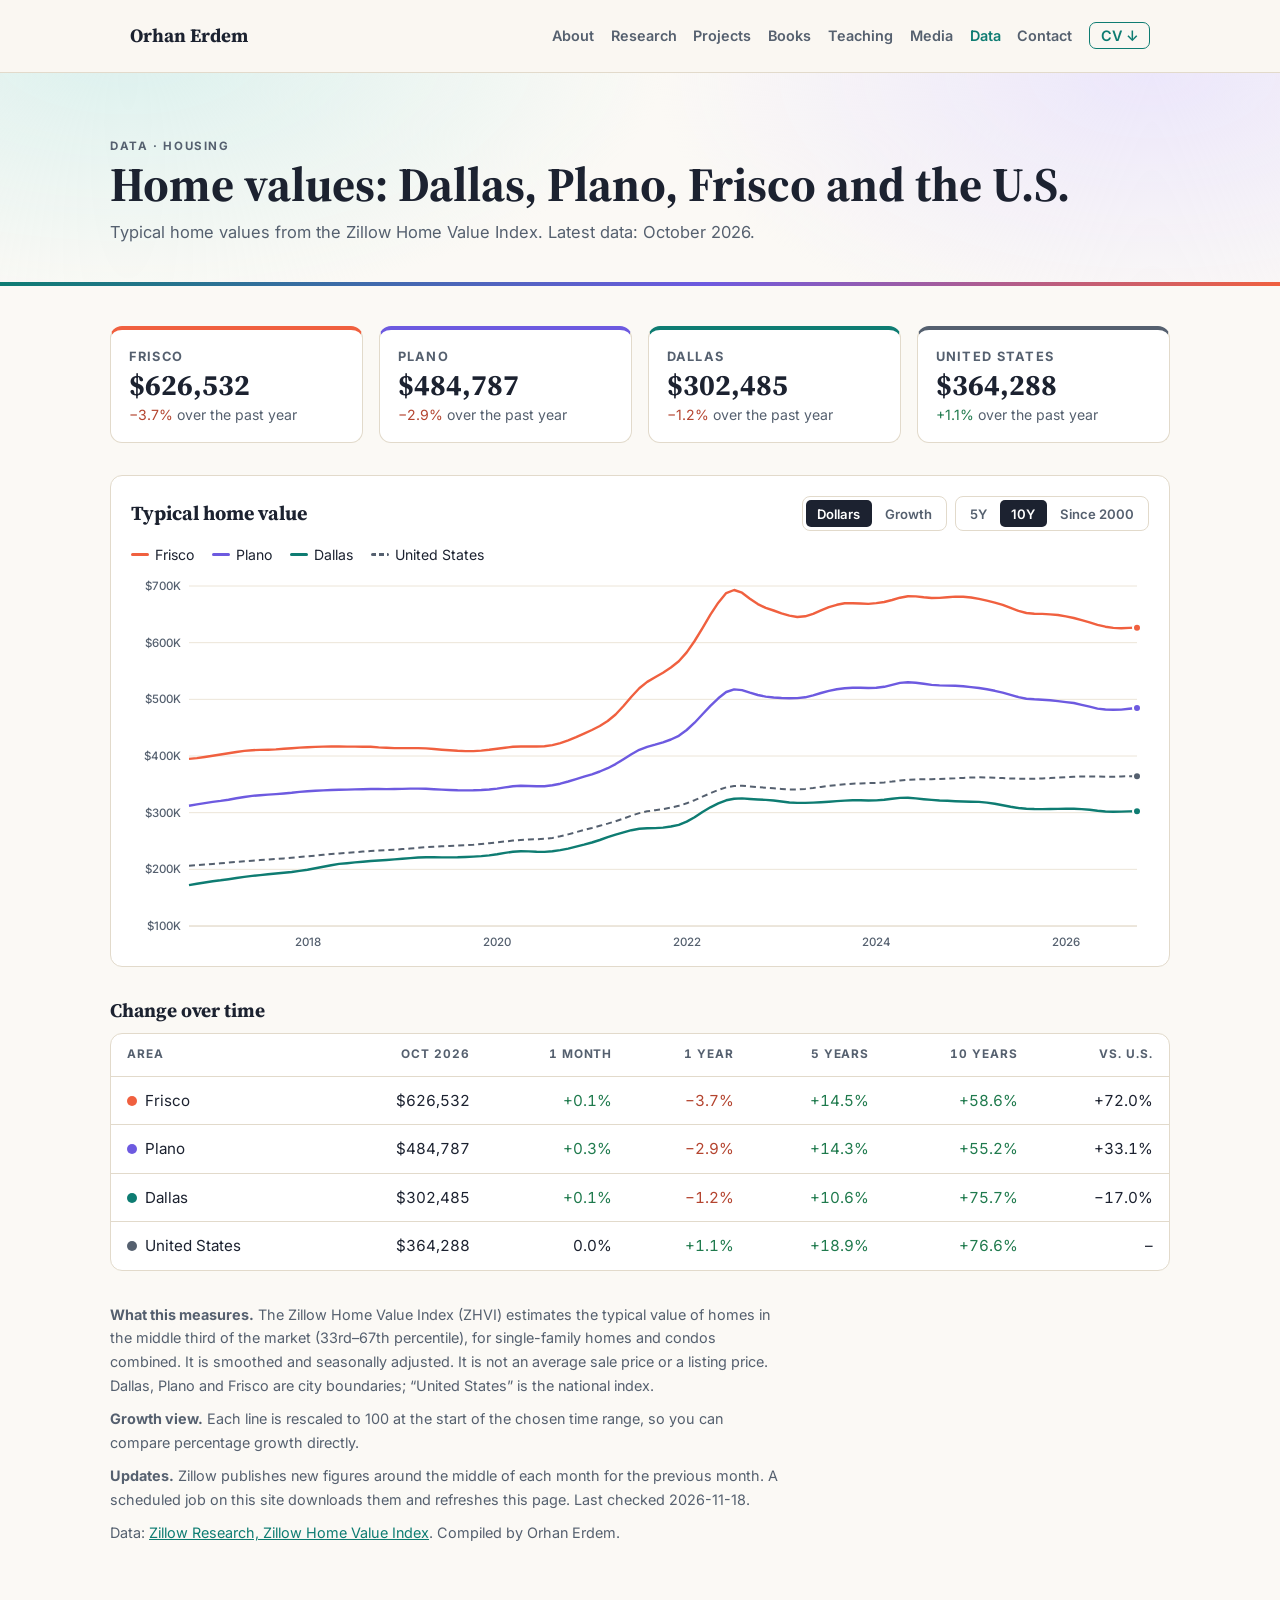
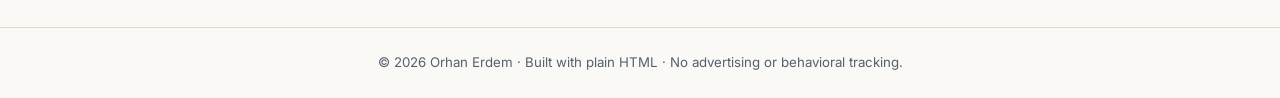
<file: data.html>
<!DOCTYPE html>
<html lang="en">
<head>
<meta charset="utf-8"/>
<meta content="width=device-width, initial-scale=1.0" name="viewport"/>
<title>Data: Home Values in Dallas, Plano, Frisco &amp; the U.S. | Orhan Erdem, Ph.D.</title>
<meta content="Monthly typical home values for Dallas, Plano, Frisco and the United States from the Zillow Home Value Index, updated automatically each month." name="description"/>
<link href="https://proforhan.github.io/data.html" rel="canonical"/>
<link href="favicon.svg" rel="icon" type="image/svg+xml"/>
<meta content="#0e7c72" name="theme-color"/>
<meta content="website" property="og:type"/>
<meta content="https://proforhan.github.io/data.html" property="og:url"/>
<meta content="Home values: Dallas, Plano, Frisco vs. the U.S." property="og:title"/>
<meta content="Monthly Zillow Home Value Index for three North Texas cities and the U.S., updated automatically." property="og:description"/>
<meta content="https://proforhan.github.io/images/og-card.jpg" property="og:image"/>
<link href="https://fonts.googleapis.com" rel="preconnect"/>
<link crossorigin="" href="https://fonts.gstatic.com" rel="preconnect"/>
<link href="https://fonts.googleapis.com/css2?family=Source+Serif+4:ital,opsz,wght@0,8..60,400;0,8..60,600;0,8..60,700;1,8..60,400&amp;family=Inter:wght@400;500;600;700&amp;display=swap" rel="stylesheet"/>
<link href="style.css?v=20260728-3" rel="stylesheet" />
<script data-goatcounter="https://orhanerdem.goatcounter.com/count" async src="//gc.zgo.at/count.js"></script>
<style>
  .data-hero { padding: 4rem 1.25rem 2.5rem; background: radial-gradient(900px 420px at 10% -10%, var(--accent-soft), transparent 60%), radial-gradient(800px 420px at 90% 0%, var(--violet-soft), transparent 62%), var(--bg); position: relative; }
  .data-hero::after { content: ""; position: absolute; inset: auto 0 0; height: 4px; background: var(--grad); }
  .data-hero h1 { font-size: clamp(2rem, 4.6vw, 3rem); margin-bottom: .4rem; }
  .data-hero p { color: var(--ink-soft); max-width: 70ch; margin: 0; }
  .nav-links a[aria-current="page"] { color: var(--accent); }

  .area-cards { display: grid; grid-template-columns: repeat(4, minmax(0, 1fr)); gap: 1rem; margin-bottom: 2rem; }
  .area-card { background: var(--card); border: 1px solid var(--rule); border-top: 4px solid var(--c); border-radius: 12px; padding: 1rem 1.1rem; }
  .area-card .name { font-size: .8rem; font-weight: 700; letter-spacing: .1em; text-transform: uppercase; color: var(--ink-soft); }
  .area-card .val { font-family: var(--serif); font-size: 1.85rem; font-weight: 700; line-height: 1.2; font-variant-numeric: tabular-nums; }
  .area-card .chg { font-size: .88rem; color: var(--ink-soft); }
  .up { color: #1f7a4d; } .down { color: #b4442f; }

  .chart-card { background: var(--card); border: 1px solid var(--rule); border-radius: 12px; padding: 1.25rem 1.25rem .75rem; margin-bottom: 2rem; }
  .chart-head { display: flex; flex-wrap: wrap; gap: .75rem 1.25rem; justify-content: space-between; align-items: center; margin-bottom: .75rem; }
  .chart-head h3 { margin: 0; font-size: 1.25rem; }
  .controls { display: flex; flex-wrap: wrap; gap: .5rem; }
  .seg { display: inline-flex; border: 1px solid var(--rule); border-radius: 8px; padding: 3px; gap: 2px; }
  .seg button { font: 600 .82rem var(--sans); color: var(--ink-soft); background: transparent; border: 0; border-radius: 5px; padding: .35rem .7rem; cursor: pointer; }
  .seg button[aria-pressed="true"] { background: var(--ink); color: white; }
  .legend { display: flex; flex-wrap: wrap; gap: .4rem 1.1rem; font-size: .88rem; margin-bottom: .5rem; }
  .legend span { display: inline-flex; align-items: center; gap: .4rem; }
  .legend i { width: 18px; height: 3px; border-radius: 2px; background: var(--c); display: inline-block; }
  .legend i.dash { background: repeating-linear-gradient(90deg, var(--c) 0 5px, transparent 5px 8px); }
  #chart { position: relative; }
  #chart svg { display: block; width: 100%; height: auto; overflow: visible; }
  #chart text { font: 500 11.5px var(--sans); fill: var(--ink-soft); }
  .tip { position: absolute; pointer-events: none; background: var(--ink); color: white; font-size: .8rem; padding: .5rem .65rem; border-radius: 7px; min-width: 170px; box-shadow: 0 8px 20px rgba(28,34,48,.2); }
  .tip b { display: block; margin-bottom: .2rem; }
  .tip div { display: flex; justify-content: space-between; gap: 1rem; font-variant-numeric: tabular-nums; }
  .tip div span::before { content: ""; display: inline-block; width: 8px; height: 8px; border-radius: 50%; background: var(--c); margin-right: .4rem; }

  .tbl-wrap { overflow-x: auto; background: var(--card); border: 1px solid var(--rule); border-radius: 12px; margin-bottom: 2rem; }
  .data-tbl { width: 100%; border-collapse: collapse; font-variant-numeric: tabular-nums; font-size: .95rem; }
  .data-tbl th, .data-tbl td { padding: .7rem 1rem; text-align: right; border-bottom: 1px solid var(--rule); white-space: nowrap; }
  .data-tbl th:first-child, .data-tbl td:first-child { text-align: left; }
  .data-tbl th { font-size: .74rem; letter-spacing: .08em; text-transform: uppercase; color: var(--ink-soft); }
  .data-tbl tr:last-child td { border-bottom: 0; }
  .dot { display: inline-block; width: 10px; height: 10px; border-radius: 50%; background: var(--c); margin-right: .5rem; }
  .data-notes { font-size: .9rem; color: var(--ink-soft); max-width: 75ch; }
  .data-notes p { margin-bottom: .6rem; }
  .load-error { color: #b4442f; }

  @media (max-width: 860px) { .area-cards { grid-template-columns: repeat(2, minmax(0, 1fr)); } }
  @media (max-width: 400px) { .area-card .val { font-size: 1.5rem; } }
</style>
</head>
<body>
<a class="skip-link" href="#main-content">Skip to main content</a>
<header class="site-header">
<nav aria-label="Primary navigation" class="nav">
<a class="nav-brand" href="index.html">Orhan Erdem</a>
<button aria-controls="primary-nav" aria-expanded="false" aria-label="Open navigation menu" class="nav-toggle" type="button">☰</button>
<ul class="nav-links" id="primary-nav">
<li><a href="index.html#about">About</a></li>
<li><a href="index.html#research">Research</a></li>
<li><a href="index.html#projects">Projects</a></li>
<li><a href="index.html#books">Books</a></li>
<li><a href="index.html#teaching">Teaching</a></li>
<li><a href="index.html#media">Media</a></li>
<li><a aria-current="page" href="data.html">Data</a></li>
<li><a href="index.html#contact">Contact</a></li>
<li><a class="nav-cv" href="Orhan-Erdem-CV.pdf" rel="noopener" target="_blank">CV ↓</a></li>
</ul>
</nav>
</header>

<main id="main-content">
<section class="data-hero">
<div class="section-inner">
<p class="eyebrow">Data · Housing</p>
<h1>Home values: Dallas, Plano, Frisco and the U.S.</h1>
<p id="asof">Typical home values from the Zillow Home Value Index, updated automatically each month.</p>
</div>
</section>

<section class="section" style="padding-top:2.5rem">
<div class="section-inner">
<div class="area-cards" id="cards" aria-live="polite"></div>

<div class="chart-card">
<div class="chart-head">
<h3 id="chart-title">Typical home value</h3>
<div class="controls">
<div class="seg" role="group" aria-label="Measure">
<button type="button" data-mode="value" aria-pressed="true">Dollars</button>
<button type="button" data-mode="index" aria-pressed="false">Growth</button>
</div>
<div class="seg" role="group" aria-label="Time range">
<button type="button" data-years="5" aria-pressed="false">5Y</button>
<button type="button" data-years="10" aria-pressed="true">10Y</button>
<button type="button" data-years="0" aria-pressed="false">Since 2000</button>
</div>
</div>
</div>
<div class="legend" id="legend"></div>
<div id="chart"></div>
</div>

<h3>Change over time</h3>
<div class="tbl-wrap">
<table class="data-tbl" id="tbl">
<thead><tr><th>Area</th><th id="th-latest">Latest</th><th>1 month</th><th>1 year</th><th>5 years</th><th>10 years</th><th>vs. U.S.</th></tr></thead>
<tbody></tbody>
</table>
</div>

<div class="data-notes">
<p><strong>What this measures.</strong> The Zillow Home Value Index (ZHVI) estimates the typical value of homes in the middle third of the market (33rd–67th percentile), for single-family homes and condos combined. It is smoothed and seasonally adjusted. It is not an average sale price or a listing price. Dallas, Plano and Frisco are city boundaries; “United States” is the national index.</p>
<p><strong>Growth view.</strong> Each line is rescaled to 100 at the start of the chosen time range, so you can compare percentage growth directly.</p>
<p><strong>Updates.</strong> Zillow publishes new figures around the middle of each month for the previous month. A scheduled job on this site downloads them and refreshes this page. <span id="updated"></span></p>
<p>Data: <a href="https://www.zillow.com/research/data/" rel="noopener" target="_blank">Zillow Research, Zillow Home Value Index</a>. Compiled by Orhan Erdem.</p>
</div>
</div>
</section>
</main>

<footer class="site-footer">
<p>© <span id="year"></span> Orhan Erdem · Built with plain HTML · No advertising or behavioral tracking.</p>
</footer>

<script>
(() => {
  document.getElementById("year").textContent = new Date().getFullYear();

  // Nav menu toggle (same behavior as the home page)
  const toggle = document.querySelector(".nav-toggle"), links = document.querySelector(".nav-links");
  const setMenu = open => { links.classList.toggle("open", open); toggle.setAttribute("aria-expanded", open); toggle.setAttribute("aria-label", open ? "Close navigation menu" : "Open navigation menu"); };
  toggle.addEventListener("click", () => setMenu(!links.classList.contains("open")));
  document.addEventListener("keydown", e => { if (e.key === "Escape") setMenu(false); });
  addEventListener("resize", () => { if (innerWidth > 980) setMenu(false); });

  const AREAS = [
    { name: "Frisco", color: "#f0603f" },
    { name: "Plano", color: "#6d5ae0" },
    { name: "Dallas", color: "#0e7c72" },
    { name: "United States", color: "#55606f", dash: true, short: "U.S." },
  ];
  const MON = ["Jan","Feb","Mar","Apr","May","Jun","Jul","Aug","Sep","Oct","Nov","Dec"];
  const MONL = ["January","February","March","April","May","June","July","August","September","October","November","December"];
  const mLabel = (ym, long) => { const [y, m] = ym.split("-"); return (long ? MONL : MON)[m - 1] + " " + y; };
  const usd = v => "$" + Math.round(v).toLocaleString("en-US");
  const usdK = v => v >= 1e6 ? "$" + (v / 1e6).toFixed(1) + "M" : "$" + Math.round(v / 1000) + "K";
  const pct = (a, b) => (a / b - 1) * 100;
  const fmtP = p => { if (p == null || !isFinite(p)) return "–"; const r = +p.toFixed(1); return (r > 0 ? "+" : r < 0 ? "−" : "") + Math.abs(r).toFixed(1) + "%"; };
  const cls = p => p > 0.05 ? "up" : p < -0.05 ? "down" : "";

  const FALLBACK = {"source":"Zillow Home Value Index (ZHVI), all homes, mid tier, smoothed & seasonally adjusted","source_url":"https://www.zillow.com/research/data/","latest_month":"2026-08","updated":"2026-09-24","series":{"Dallas":[["2000-01",98372],["2000-02",98432],["2000-03",98467],["2000-04",98587],["2000-05",98801],["2000-06",99061],["2000-07",99438],["2000-08",99909],["2000-09",100487],["2000-10",101061],["2000-11",101598],["2000-12",102157],["2001-01",102524],["2001-02",102292],["2001-03",102131],["2001-04",102157],["2001-05",102582],["2001-06",102638],["2001-07",102598],["2001-08",102688],["2001-09",102921],["2001-10",103171],["2001-11",103321],["2001-12",103451],["2002-01",103442],["2002-02",103563],["2002-03",103704],["2002-04",104023],["2002-05",104341],["2002-06",104852],["2002-07",105400],["2002-08",105956],["2002-09",106488],["2002-10",106951],["2002-11",107403],["2002-12",107746],["2003-01",107994],["2003-02",108206],["2003-03",108487],["2003-04",108745],["2003-05",108930],["2003-06",109064],["2003-07",109068],["2003-08",109095],["2003-09",109152],["2003-10",109377],["2003-11",109625],["2003-12",109705],["2004-01",110338],["2004-02",111627],["2004-03",113607],["2004-04",115275],["2004-05",116252],["2004-06",116695],["2004-07",116934],["2004-08",117249],["2004-09",117413],["2004-10",117580],["2004-11",117996],["2004-12",118386],["2005-01",119157],["2005-02",119324],["2005-03",119546],["2005-04",119604],["2005-05",120050],["2005-06",120681],["2005-07",121062],["2005-08",121286],["2005-09",121520],["2005-10",121530],["2005-11",121594],["2005-12",121376],["2006-01",121155],["2006-02",121223],["2006-03",121346],["2006-04",121792],["2006-05",122242],["2006-06",122689],["2006-07",122765],["2006-08",122584],["2006-09",122540],["2006-10",123115],["2006-11",123549],["2006-12",123996],["2007-01",123743],["2007-02",123284],["2007-03",122754],["2007-04",122860],["2007-05",123434],["2007-06",123966],["2007-07",124394],["2007-08",124740],["2007-09",125140],["2007-10",125193],["2007-11",125257],["2007-12",125403],["2008-01",125036],["2008-02",124020],["2008-03",122702],["2008-04",121853],["2008-05",121360],["2008-06",120931],["2008-07",120763],["2008-08",120412],["2008-09",119763],["2008-10",118652],["2008-11",116919],["2008-12",115574],["2009-01",114311],["2009-02",114189],["2009-03",114152],["2009-04",114552],["2009-05",114856],["2009-06",115035],["2009-07",115184],["2009-08",114917],["2009-09",114752],["2009-10",114509],["2009-11",114861],["2009-12",115120],["2010-01",114847],["2010-02",114274],["2010-03",113531],["2010-04",113336],["2010-05",113095],["2010-06",113026],["2010-07",112568],["2010-08",111807],["2010-09",110577],["2010-10",109550],["2010-11",108651],["2010-12",108329],["2011-01",107893],["2011-02",107437],["2011-03",106663],["2011-04",105894],["2011-05",105177],["2011-06",104657],["2011-07",104389],["2011-08",104151],["2011-09",104013],["2011-10",103762],["2011-11",103556],["2011-12",103054],["2012-01",102294],["2012-02",101995],["2012-03",102185],["2012-04",102860],["2012-05",103616],["2012-06",104600],["2012-07",105922],["2012-08",106868],["2012-09",107585],["2012-10",107896],["2012-11",108245],["2012-12",108660],["2013-01",109500],["2013-02",110510],["2013-03",111407],["2013-04",112145],["2013-05",113241],["2013-06",114708],["2013-07",116268],["2013-08",117431],["2013-09",118332],["2013-10",119232],["2013-11",120214],["2013-12",121308],["2014-01",122474],["2014-02",123577],["2014-03",124534],["2014-04",125237],["2014-05",126357],["2014-06",127736],["2014-07",129476],["2014-08",130682],["2014-09",131664],["2014-10",132255],["2014-11",133290],["2014-12",134425],["2015-01",135673],["2015-02",136827],["2015-03",137769],["2015-04",138769],["2015-05",140002],["2015-06",141780],["2015-07",144041],["2015-08",146281],["2015-09",148567],["2015-10",150613],["2015-11",152641],["2015-12",154645],["2016-01",156759],["2016-02",158952],["2016-03",160859],["2016-04",162934],["2016-05",165039],["2016-06",167266],["2016-07",169206],["2016-08",170863],["2016-09",172606],["2016-10",174371],["2016-11",176853],["2016-12",179044],["2017-01",181312],["2017-02",182978],["2017-03",184982],["2017-04",187065],["2017-05",189049],["2017-06",190805],["2017-07",192317],["2017-08",193722],["2017-09",195090],["2017-10",196399],["2017-11",197876],["2017-12",199678],["2018-01",201932],["2018-02",204509],["2018-03",207348],["2018-04",209907],["2018-05",212218],["2018-06",213605],["2018-07",214950],["2018-08",216136],["2018-09",217527],["2018-10",218436],["2018-11",219290],["2018-12",220252],["2019-01",221532],["2019-02",222675],["2019-03",223648],["2019-04",224041],["2019-05",224057],["2019-06",223904],["2019-07",223876],["2019-08",224136],["2019-09",224542],["2019-10",225264],["2019-11",226222],["2019-12",227428],["2020-01",229519],["2020-02",231898],["2020-03",234145],["2020-04",235026],["2020-05",234647],["2020-06",233815],["2020-07",233660],["2020-08",234743],["2020-09",236902],["2020-10",239644],["2020-11",242996],["2020-12",246531],["2021-01",250523],["2021-02",255018],["2021-03",259908],["2021-04",264582],["2021-05",268783],["2021-06",272540],["2021-07",275013],["2021-08",276012],["2021-09",276256],["2021-10",277097],["2021-11",279193],["2021-12",282122],["2022-01",287927],["2022-02",295782],["2022-03",305024],["2022-04",313360],["2022-05",320346],["2022-06",325874],["2022-07",328844],["2022-08",329310],["2022-09",328313],["2022-10",327414],["2022-11",326692],["2022-12",325519],["2023-01",323733],["2023-02",322013],["2023-03",321321],["2023-04",321231],["2023-05",321828],["2023-06",322569],["2023-07",323427],["2023-08",324604],["2023-09",325394],["2023-10",326004],["2023-11",326007],["2023-12",325583],["2024-01",325778],["2024-02",326816],["2024-03",328858],["2024-04",330272],["2024-05",330406],["2024-06",329409],["2024-07",327933],["2024-08",326585],["2024-09",325664],["2024-10",325086],["2024-11",324416],["2024-12",323852],["2025-01",323365],["2025-02",323060],["2025-03",321840],["2025-04",319682],["2025-05",316971],["2025-06",314341],["2025-07",312258],["2025-08",310919],["2025-09",310320],["2025-10",310186],["2025-11",310336],["2025-12",310576],["2026-01",310814],["2026-02",310825],["2026-03",310202],["2026-04",308884],["2026-05",307210],["2026-06",305996],["2026-07",305559],["2026-08",305765]],"Plano":[["2000-01",196245],["2000-02",195700],["2000-03",195580],["2000-04",195353],["2000-05",195501],["2000-06",195537],["2000-07",195613],["2000-08",195883],["2000-09",196288],["2000-10",196671],["2000-11",196915],["2000-12",197138],["2001-01",197119],["2001-02",197032],["2001-03",196715],["2001-04",196637],["2001-05",196549],["2001-06",196461],["2001-07",196320],["2001-08",196277],["2001-09",196521],["2001-10",196837],["2001-11",197019],["2001-12",197018],["2002-01",196808],["2002-02",196801],["2002-03",196902],["2002-04",197214],["2002-05",197538],["2002-06",197939],["2002-07",198468],["2002-08",199281],["2002-09",200051],["2002-10",200681],["2002-11",201014],["2002-12",201241],["2003-01",201134],["2003-02",200917],["2003-03",200787],["2003-04",200908],["2003-05",200922],["2003-06",200972],["2003-07",201023],["2003-08",201167],["2003-09",201187],["2003-10",201141],["2003-11",201099],["2003-12",201113],["2004-01",201129],["2004-02",201908],["2004-03",203443],["2004-04",205665],["2004-05",207256],["2004-06",208109],["2004-07",208357],["2004-08",208678],["2004-09",209322],["2004-10",210126],["2004-11",210258],["2004-12",210403],["2005-01",210511],["2005-02",211036],["2005-03",211350],["2005-04",211547],["2005-05",211923],["2005-06",212358],["2005-07",213174],["2005-08",213820],["2005-09",214402],["2005-10",214614],["2005-11",215050],["2005-12",215358],["2006-01",215380],["2006-02",215146],["2006-03",215127],["2006-04",215738],["2006-05",216854],["2006-06",217809],["2006-07",218475],["2006-08",219029],["2006-09",219691],["2006-10",220527],["2006-11",221224],["2006-12",221666],["2007-01",221386],["2007-02",220572],["2007-03",219681],["2007-04",219581],["2007-05",220020],["2007-06",220772],["2007-07",221224],["2007-08",221604],["2007-09",221895],["2007-10",222312],["2007-11",222910],["2007-12",223507],["2008-01",222796],["2008-02",221324],["2008-03",219570],["2008-04",218816],["2008-05",218450],["2008-06",218214],["2008-07",218024],["2008-08",217355],["2008-09",216608],["2008-10",215822],["2008-11",215637],["2008-12",215486],["2009-01",215586],["2009-02",215583],["2009-03",215835],["2009-04",215813],["2009-05",215724],["2009-06",215442],["2009-07",215562],["2009-08",215295],["2009-09",215018],["2009-10",214288],["2009-11",214483],["2009-12",215011],["2010-01",215863],["2010-02",216446],["2010-03",217044],["2010-04",217765],["2010-05",218166],["2010-06",218029],["2010-07",217205],["2010-08",215702],["2010-09",213920],["2010-10",212245],["2010-11",211063],["2010-12",210630],["2011-01",210704],["2011-02",210871],["2011-03",210505],["2011-04",209603],["2011-05",209036],["2011-06",208688],["2011-07",208972],["2011-08",209071],["2011-09",209343],["2011-10",209403],["2011-11",209416],["2011-12",209039],["2012-01",208976],["2012-02",209475],["2012-03",210675],["2012-04",211769],["2012-05",212603],["2012-06",213548],["2012-07",214327],["2012-08",215194],["2012-09",215963],["2012-10",216860],["2012-11",218031],["2012-12",219084],["2013-01",220541],["2013-02",221986],["2013-03",223673],["2013-04",225214],["2013-05",227035],["2013-06",229379],["2013-07",231644],["2013-08",233631],["2013-09",235290],["2013-10",237075],["2013-11",238787],["2013-12",240317],["2014-01",242055],["2014-02",243946],["2014-03",246007],["2014-04",247975],["2014-05",250141],["2014-06",252347],["2014-07",254709],["2014-08",256980],["2014-09",259155],["2014-10",260982],["2014-11",262932],["2014-12",264931],["2015-01",267609],["2015-02",270788],["2015-03",274315],["2015-04",277563],["2015-05",280797],["2015-06",283918],["2015-07",286934],["2015-08",289504],["2015-09",291849],["2015-10",294084],["2015-11",296228],["2015-12",298249],["2016-01",300386],["2016-02",302571],["2016-03",304728],["2016-04",307150],["2016-05",309717],["2016-06",312371],["2016-07",314458],["2016-08",316151],["2016-09",317708],["2016-10",319622],["2016-11",321867],["2016-12",324225],["2017-01",326391],["2017-02",328277],["2017-03",330347],["2017-04",332844],["2017-05",335224],["2017-06",337303],["2017-07",338559],["2017-08",339620],["2017-09",340509],["2017-10",341595],["2017-11",342903],["2017-12",344494],["2018-01",345740],["2018-02",346613],["2018-03",347183],["2018-04",347883],["2018-05",348511],["2018-06",348682],["2018-07",348998],["2018-08",349311],["2018-09",349709],["2018-10",349639],["2018-11",349496],["2018-12",349634],["2019-01",349930],["2019-02",350344],["2019-03",350438],["2019-04",350144],["2019-05",349378],["2019-06",348564],["2019-07",347839],["2019-08",347395],["2019-09",347171],["2019-10",347307],["2019-11",347874],["2019-12",348749],["2020-01",350427],["2020-02",352505],["2020-03",354511],["2020-04",355464],["2020-05",355154],["2020-06",354713],["2020-07",354838],["2020-08",356377],["2020-09",359329],["2020-10",363276],["2020-11",367656],["2020-12",371911],["2021-01",376243],["2021-02",381307],["2021-03",387285],["2021-04",394589],["2021-05",403441],["2021-06",412597],["2021-07",420401],["2021-08",425877],["2021-09",429717],["2021-10",433836],["2021-11",439127],["2021-12",445805],["2022-01",456225],["2022-02",469481],["2022-03",484563],["2022-04",499737],["2022-05",513465],["2022-06",524924],["2022-07",529565],["2022-08",528298],["2022-09",523515],["2022-10",519436],["2022-11",516543],["2022-12",515008],["2023-01",513971],["2023-02",513392],["2023-03",513784],["2023-04",515311],["2023-05",518948],["2023-06",523092],["2023-07",526916],["2023-08",529801],["2023-09",531784],["2023-10",532515],["2023-11",532663],["2023-12",532071],["2024-01",532354],["2024-02",534210],["2024-03",537613],["2024-04",541374],["2024-05",542565],["2024-06",541691],["2024-07",539622],["2024-08",537711],["2024-09",536740],["2024-10",536421],["2024-11",536212],["2024-12",535262],["2025-01",533779],["2025-02",532081],["2025-03",529726],["2025-04",527091],["2025-05",523735],["2025-06",519730],["2025-07",515592],["2025-08",512741],["2025-09",511752],["2025-10",510979],["2025-11",509800],["2025-12",508397],["2026-01",506673],["2026-02",504952],["2026-03",501748],["2026-04",498339],["2026-05",494873],["2026-06",493226],["2026-07",492759],["2026-08",493092]],"Frisco":[["2000-01",241396],["2000-02",240722],["2000-03",240516],["2000-04",240229],["2000-05",240522],["2000-06",240836],["2000-07",241098],["2000-08",241487],["2000-09",242045],["2000-10",242663],["2000-11",243309],["2000-12",243929],["2001-01",244167],["2001-02",244123],["2001-03",243707],["2001-04",243734],["2001-05",243932],["2001-06",244367],["2001-07",244612],["2001-08",244856],["2001-09",245143],["2001-10",245262],["2001-11",245080],["2001-12",244673],["2002-01",244238],["2002-02",244159],["2002-03",244154],["2002-04",244552],["2002-05",244986],["2002-06",245775],["2002-07",246658],["2002-08",247731],["2002-09",248556],["2002-10",249305],["2002-11",249971],["2002-12",250615],["2003-01",250784],["2003-02",250620],["2003-03",250488],["2003-04",250872],["2003-05",251389],["2003-06",252064],["2003-07",252473],["2003-08",252781],["2003-09",252981],["2003-10",253058],["2003-11",253209],["2003-12",253339],["2004-01",253634],["2004-02",254473],["2004-03",256023],["2004-04",258089],["2004-05",259785],["2004-06",260916],["2004-07",261520],["2004-08",262068],["2004-09",262611],["2004-10",263425],["2004-11",263724],["2004-12",264052],["2005-01",264236],["2005-02",264690],["2005-03",264981],["2005-04",265043],["2005-05",265288],["2005-06",265705],["2005-07",266482],["2005-08",267138],["2005-09",267765],["2005-10",268084],["2005-11",268569],["2005-12",268966],["2006-01",269166],["2006-02",269161],["2006-03",269325],["2006-04",270129],["2006-05",271351],["2006-06",272345],["2006-07",273169],["2006-08",274043],["2006-09",275094],["2006-10",276202],["2006-11",277034],["2006-12",277824],["2007-01",277886],["2007-02",277448],["2007-03",276889],["2007-04",277093],["2007-05",277823],["2007-06",278881],["2007-07",279855],["2007-08",280977],["2007-09",281978],["2007-10",282801],["2007-11",283467],["2007-12",283877],["2008-01",283209],["2008-02",281974],["2008-03",280419],["2008-04",279602],["2008-05",278963],["2008-06",278113],["2008-07",277112],["2008-08",275863],["2008-09",274802],["2008-10",273875],["2008-11",273238],["2008-12",272747],["2009-01",272547],["2009-02",272212],["2009-03",272128],["2009-04",271887],["2009-05",271676],["2009-06",271151],["2009-07",270967],["2009-08",270601],["2009-09",270316],["2009-10",269581],["2009-11",270315],["2009-12",271526],["2010-01",272643],["2010-02",272793],["2010-03",272924],["2010-04",273670],["2010-05",274359],["2010-06",274557],["2010-07",273820],["2010-08",272383],["2010-09",270653],["2010-10",269141],["2010-11",267544],["2010-12",266464],["2011-01",265995],["2011-02",266198],["2011-03",266203],["2011-04",265773],["2011-05",265564],["2011-06",265539],["2011-07",266090],["2011-08",266393],["2011-09",266676],["2011-10",266571],["2011-11",266417],["2011-12",266090],["2012-01",266455],["2012-02",267694],["2012-03",269656],["2012-04",271578],["2012-05",273300],["2012-06",275136],["2012-07",276534],["2012-08",278059],["2012-09",279573],["2012-10",281490],["2012-11",283434],["2012-12",284967],["2013-01",286937],["2013-02",288966],["2013-03",291354],["2013-04",293289],["2013-05",295376],["2013-06",298043],["2013-07",300726],["2013-08",303357],["2013-09",305797],["2013-10",308703],["2013-11",311427],["2013-12",313746],["2014-01",316034],["2014-02",318323],["2014-03",320872],["2014-04",323251],["2014-05",325740],["2014-06",328248],["2014-07",330668],["2014-08",333155],["2014-09",335871],["2014-10",338686],["2014-11",341448],["2014-12",344106],["2015-01",347412],["2015-02",351372],["2015-03",355536],["2015-04",359118],["2015-05",362669],["2015-06",365951],["2015-07",369125],["2015-08",372160],["2015-09",375307],["2015-10",378619],["2015-11",381393],["2015-12",383666],["2016-01",386039],["2016-02",388760],["2016-03",391784],["2016-04",394629],["2016-05",397172],["2016-06",399459],["2016-07",401129],["2016-08",402068],["2016-09",402507],["2016-10",403276],["2016-11",404647],["2016-12",406682],["2017-01",408815],["2017-02",411093],["2017-03",413231],["2017-04",415717],["2017-05",417559],["2017-06",418965],["2017-07",419372],["2017-08",419749],["2017-09",420306],["2017-10",421392],["2017-11",422536],["2017-12",423575],["2018-01",424324],["2018-02",424812],["2018-03",425287],["2018-04",425534],["2018-05",425730],["2018-06",425338],["2018-07",425311],["2018-08",425111],["2018-09",424965],["2018-10",424005],["2018-11",423228],["2018-12",422679],["2019-01",422593],["2019-02",422711],["2019-03",422623],["2019-04",422110],["2019-05",420986],["2019-06",419870],["2019-07",418706],["2019-08",417833],["2019-09",417241],["2019-10",417349],["2019-11",418198],["2019-12",419616],["2020-01",421523],["2020-02",423346],["2020-03",424932],["2020-04",425625],["2020-05",425579],["2020-06",425472],["2020-07",426112],["2020-08",428139],["2020-09",431739],["2020-10",436524],["2020-11",442318],["2020-12",448535],["2021-01",455264],["2021-02",462547],["2021-03",471455],["2021-04",483173],["2021-05",498457],["2021-06",515366],["2021-07",530385],["2021-08",541936],["2021-09",550272],["2021-10",558535],["2021-11",567954],["2021-12",579134],["2022-01",595055],["2022-02",615651],["2022-03",638974],["2022-04",663164],["2022-05",684669],["2022-06",701883],["2022-07",707498],["2022-08",702689],["2022-09",691863],["2022-10",682208],["2022-11",675352],["2022-12",670698],["2023-01",665359],["2023-02",661351],["2023-03",658860],["2023-04",660187],["2023-05",664640],["2023-06",670899],["2023-07",676660],["2023-08",680848],["2023-09",683557],["2023-10",683674],["2023-11",683312],["2023-12",682509],["2024-01",683908],["2024-02",686008],["2024-03",689590],["2024-04",693761],["2024-05",696157],["2024-06",696030],["2024-07",694387],["2024-08",693070],["2024-09",693382],["2024-10",694429],["2024-11",695639],["2024-12",695361],["2025-01",694009],["2025-02",691464],["2025-03",688290],["2025-04",684918],["2025-05",680691],["2025-06",675293],["2025-07",669878],["2025-08",666109],["2025-09",664832],["2025-10",664434],["2025-11",663662],["2025-12",662448],["2026-01",659988],["2026-02",657083],["2026-03",653112],["2026-04",649159],["2026-05",644815],["2026-06",641482],["2026-07",639326],["2026-08",638512]],"United States":[["2000-01",123578],["2000-02",123795],["2000-03",124065],["2000-04",124643],["2000-05",125309],["2000-06",126022],["2000-07",126778],["2000-08",127594],["2000-09",128442],["2000-10",129294],["2000-11",130142],["2000-12",130991],["2001-01",131770],["2001-02",132460],["2001-03",133126],["2001-04",133845],["2001-05",134622],["2001-06",135419],["2001-07",136239],["2001-08",137095],["2001-09",137959],["2001-10",138820],["2001-11",139622],["2001-12",140374],["2002-01",141039],["2002-02",141675],["2002-03",142323],["2002-04",143029],["2002-05",143808],["2002-06",144652],["2002-07",145577],["2002-08",146565],["2002-09",147566],["2002-10",148565],["2002-11",149517],["2002-12",150444],["2003-01",151283],["2003-02",152085],["2003-03",152887],["2003-04",153760],["2003-05",154721],["2003-06",155718],["2003-07",156767],["2003-08",157881],["2003-09",159059],["2003-10",160249],["2003-11",161355],["2003-12",162395],["2004-01",163388],["2004-02",164449],["2004-03",165619],["2004-04",166928],["2004-05",168401],["2004-06",170006],["2004-07",171735],["2004-08",173489],["2004-09",175220],["2004-10",176880],["2004-11",178437],["2004-12",179972],["2005-01",181457],["2005-02",182971],["2005-03",184534],["2005-04",186294],["2005-05",188164],["2005-06",190123],["2005-07",192096],["2005-08",194092],["2005-09",196055],["2005-10",197914],["2005-11",199611],["2005-12",201145],["2006-01",202458],["2006-02",203678],["2006-03",204906],["2006-04",206226],["2006-05",207528],["2006-06",208677],["2006-07",209578],["2006-08",210270],["2006-09",210724],["2006-10",211044],["2006-11",211212],["2006-12",211313],["2007-01",211350],["2007-02",211390],["2007-03",211419],["2007-04",211448],["2007-05",211355],["2007-06",211087],["2007-07",210589],["2007-08",210001],["2007-09",209298],["2007-10",208544],["2007-11",207638],["2007-12",206682],["2008-01",205586],["2008-02",204378],["2008-03",203020],["2008-04",201554],["2008-05",200029],["2008-06",198426],["2008-07",196719],["2008-08",194827],["2008-09",192912],["2008-10",191043],["2008-11",189214],["2008-12",187402],["2009-01",185633],["2009-02",184126],["2009-03",182743],["2009-04",181440],["2009-05",180122],["2009-06",178881],["2009-07",177757],["2009-08",176717],["2009-09",175761],["2009-10",174981],["2009-11",174540],["2009-12",174343],["2010-01",174278],["2010-02",174208],["2010-03",174204],["2010-04",174309],["2010-05",174370],["2010-06",174226],["2010-07",173682],["2010-08",172877],["2010-09",171881],["2010-10",170850],["2010-11",169804],["2010-12",168831],["2011-01",167929],["2011-02",167094],["2011-03",166299],["2011-04",165467],["2011-05",164591],["2011-06",163732],["2011-07",163008],["2011-08",162400],["2011-09",161878],["2011-10",161364],["2011-11",160928],["2011-12",160549],["2012-01",160317],["2012-02",160299],["2012-03",160512],["2012-04",160875],["2012-05",161321],["2012-06",161854],["2012-07",162435],["2012-08",162934],["2012-09",163504],["2012-10",164120],["2012-11",164855],["2012-12",165625],["2013-01",166507],["2013-02",167456],["2013-03",168445],["2013-04",169522],["2013-05",170781],["2013-06",172179],["2013-07",173447],["2013-08",174683],["2013-09",175812],["2013-10",177063],["2013-11",178087],["2013-12",179024],["2014-01",179842],["2014-02",180715],["2014-03",181596],["2014-04",182481],["2014-05",183491],["2014-06",184386],["2014-07",185266],["2014-08",185939],["2014-09",186570],["2014-10",186986],["2014-11",187530],["2014-12",188194],["2015-01",189012],["2015-02",189826],["2015-03",190654],["2015-04",191558],["2015-05",192556],["2015-06",193515],["2015-07",194505],["2015-08",195544],["2015-09",196692],["2015-10",197899],["2015-11",198984],["2015-12",200062],["2016-01",201225],["2016-02",202382],["2016-03",203244],["2016-04",204031],["2016-05",204822],["2016-06",205786],["2016-07",206519],["2016-08",207209],["2016-09",207965],["2016-10",208918],["2016-11",209973],["2016-12",211087],["2017-01",212203],["2017-02",213371],["2017-03",214573],["2017-04",215879],["2017-05",217042],["2017-06",218131],["2017-07",219060],["2017-08",220012],["2017-09",221003],["2017-10",222134],["2017-11",223353],["2017-12",224629],["2018-01",225891],["2018-02",227117],["2018-03",228534],["2018-04",229825],["2018-05",231079],["2018-06",231989],["2018-07",233141],["2018-08",234247],["2018-09",235365],["2018-10",236134],["2018-11",236907],["2018-12",237733],["2019-01",238730],["2019-02",239886],["2019-03",241109],["2019-04",242198],["2019-05",243011],["2019-06",243725],["2019-07",244383],["2019-08",245105],["2019-09",245742],["2019-10",246628],["2019-11",247835],["2019-12",249254],["2020-01",250816],["2020-02",252342],["2020-03",253931],["2020-04",255290],["2020-05",256056],["2020-06",256487],["2020-07",257178],["2020-08",258834],["2020-09",261679],["2020-10",265154],["2020-11",269084],["2020-12",272915],["2021-01",276599],["2021-02",280364],["2021-03",284295],["2021-04",288594],["2021-05",293363],["2021-06",298492],["2021-07",303096],["2021-08",306368],["2021-09",308365],["2021-10",310322],["2021-11",312975],["2021-12",316245],["2022-01",320744],["2022-02",326132],["2022-03",332467],["2022-04",338799],["2022-05",344457],["2022-06",349186],["2022-07",351671],["2022-08",352050],["2022-09",350758],["2022-10",349516],["2022-11",348496],["2022-12",347570],["2023-01",346356],["2023-02",345469],["2023-03",345406],["2023-04",346390],["2023-05",348047],["2023-06",350023],["2023-07",351805],["2023-08",353459],["2023-09",354708],["2023-10",355643],["2023-11",356306],["2023-12",356745],["2024-01",357183],["2024-02",357984],["2024-03",359543],["2024-04",361420],["2024-05",362870],["2024-06",363438],["2024-07",363588],["2024-08",363834],["2024-09",364290],["2024-10",364885],["2024-11",365384],["2024-12",366112],["2025-01",366748],["2025-02",367213],["2025-03",366935],["2025-04",366401],["2025-05",365709],["2025-06",365085],["2025-07",364654],["2025-08",364424],["2025-09",364668],["2025-10",365107],["2025-11",365790],["2025-12",366588],["2026-01",367350],["2026-02",368072],["2026-03",368567],["2026-04",368647],["2026-05",368385],["2026-06",368142],["2026-07",368250],["2026-08",368697]]}};
  let D, months, byArea, mode = "value", years = 10;

  fetch("data/zhvi.json", { cache: "no-cache" })
    .then(r => { if (!r.ok) throw new Error(r.status); return r.json(); })
    .then(d => init(d.latest_month >= FALLBACK.latest_month ? d : FALLBACK))
    .catch(() => init(FALLBACK)); // built-in snapshot if the data file is missing

  function init(data) {
    D = data;
    // Align every series on one month axis
    const set = new Set();
    AREAS.forEach(a => (D.series[a.name] || []).forEach(p => set.add(p[0])));
    months = [...set].sort();
    byArea = {};
    AREAS.forEach(a => { const m = new Map(D.series[a.name] || []); byArea[a.name] = months.map(k => m.has(k) ? m.get(k) : null); });

    const n = months.length, last = months[n - 1];
    document.getElementById("asof").textContent = `Typical home values from the Zillow Home Value Index. Latest data: ${mLabel(last, true)}.`;
    document.getElementById("th-latest").textContent = mLabel(last);
    document.getElementById("updated").textContent = `Last checked ${D.updated}.`;

    const back = (name, k) => { const s = byArea[name]; return n - 1 - k >= 0 ? s[n - 1 - k] : null; };
    const us = back("United States", 0);

    document.getElementById("cards").innerHTML = AREAS.map(a => {
      const v = back(a.name, 0), y = pct(v, back(a.name, 12));
      return `<div class="area-card" style="--c:${a.color}"><div class="name">${a.name}</div><div class="val">${usd(v)}</div><div class="chg"><span class="${cls(y)}">${fmtP(y)}</span> over the past year</div></div>`;
    }).join("");

    document.querySelector("#tbl tbody").innerHTML = AREAS.map(a => {
      const v = back(a.name, 0);
      const c = [1, 12, 60, 120].map(k => pct(v, back(a.name, k)));
      const vsUS = a.name === "United States" ? "–" : fmtP(pct(v, us));
      return `<tr><td><span class="dot" style="--c:${a.color}"></span>${a.name}</td><td>${usd(v)}</td>${c.map(p => `<td class="${cls(p)}">${fmtP(p)}</td>`).join("")}<td>${vsUS}</td></tr>`;
    }).join("");

    document.getElementById("legend").innerHTML = AREAS.map(a => `<span style="--c:${a.color}"><i class="${a.dash ? "dash" : ""}"></i>${a.name}</span>`).join("");

    document.querySelectorAll(".seg button").forEach(b => b.addEventListener("click", () => {
      b.parentElement.querySelectorAll("button").forEach(o => o.setAttribute("aria-pressed", o === b));
      if (b.dataset.mode) mode = b.dataset.mode; else years = +b.dataset.years;
      draw();
    }));
    draw();
    let t; addEventListener("resize", () => { clearTimeout(t); t = setTimeout(draw, 120); });
  }

  function niceStep(range, target) { const raw = range / target, p = 10 ** Math.floor(Math.log10(raw)), f = raw / p; return (f < 1.5 ? 1 : f < 3 ? 2 : f < 7 ? 5 : 10) * p; }

  function draw() {
    const box = document.getElementById("chart");
    const start = years ? Math.max(0, months.length - 1 - years * 12) : 0;
    const M = months.slice(start);
    const S = AREAS.map(a => {
      const raw = byArea[a.name].slice(start);
      if (mode === "value") return raw;
      const base = raw.find(v => v != null);
      return raw.map(v => v == null ? null : v / base * 100);
    });
    document.getElementById("chart-title").textContent = mode === "value" ? "Typical home value" : `Growth since ${mLabel(M[0])} (= 100)`;

    const W = Math.max(300, box.clientWidth), H = W < 560 ? 280 : 380;
    const m = { l: mode === "value" ? 58 : 44, r: 12, t: 12, b: 28 }, iw = W - m.l - m.r, ih = H - m.t - m.b;
    const all = S.flat().filter(v => v != null);
    let lo = Math.min(...all), hi = Math.max(...all);
    const step = niceStep(hi - lo || 1, W < 560 ? 4 : 5);
    lo = Math.floor(lo / step) * step; hi = Math.ceil(hi / step) * step;
    const x = i => m.l + (M.length === 1 ? 0 : i / (M.length - 1)) * iw;
    const y = v => m.t + (1 - (v - lo) / (hi - lo)) * ih;
    const yl = v => mode === "value" ? usdK(v) : Math.round(v);

    let g = "";
    for (let v = lo; v <= hi + 1e-9; v += step)
      g += `<line x1="${m.l}" x2="${W - m.r}" y1="${y(v)}" y2="${y(v)}" stroke="#ece5d8"/><text x="${m.l - 8}" y="${y(v) + 4}" text-anchor="end">${yl(v)}</text>`;
    const nYears = M.length / 12, every = Math.max(1, Math.ceil(nYears / (W < 560 ? 5 : 10)));
    M.forEach((k, i) => { if (k.endsWith("-01") && (+k.slice(0, 4)) % every === 0) g += `<text x="${x(i)}" y="${H - 8}" text-anchor="middle">${k.slice(0, 4)}</text>`; });
    g += `<line x1="${m.l}" x2="${W - m.r}" y1="${m.t + ih}" y2="${m.t + ih}" stroke="var(--rule)"/>`;

    const paths = AREAS.map((a, j) => {
      let d = "", pen = false;
      S[j].forEach((v, i) => { if (v == null) { pen = false; return; } d += (pen ? "L" : "M") + x(i).toFixed(1) + "," + y(v).toFixed(1); pen = true; });
      return `<path d="${d}" fill="none" stroke="${a.color}" stroke-width="${a.dash ? 2 : 2.4}" ${a.dash ? 'stroke-dasharray="6 4"' : ""} stroke-linejoin="round"/>`;
    }).join("");
    const li = M.length - 1;
    const ends = AREAS.map((a, j) => S[j][li] == null ? "" : `<circle cx="${x(li)}" cy="${y(S[j][li])}" r="4" fill="${a.color}" stroke="#fff" stroke-width="2"/>`).join("");

    box.innerHTML = `<svg viewBox="0 0 ${W} ${H}" role="img" aria-label="Line chart comparing typical home values in Dallas, Plano, Frisco and the United States">
      ${g}${paths}${ends}
      <g id="hov" visibility="hidden"><line id="hl" y1="${m.t}" y2="${m.t + ih}" stroke="#9aa3ad" stroke-dasharray="3 3"/>${AREAS.map((a, j) => `<circle data-j="${j}" r="4" fill="${a.color}" stroke="#fff" stroke-width="2"/>`).join("")}</g>
    </svg><div class="tip" id="tip" hidden></div>`;

    const svg = box.querySelector("svg"), hov = svg.querySelector("#hov"), tip = box.querySelector("#tip");
    const fmtV = v => v == null ? "–" : mode === "value" ? usd(v) : v.toFixed(1);
    const move = e => {
      const r = svg.getBoundingClientRect(), sx = (e.clientX - r.left) * W / r.width;
      const i = Math.max(0, Math.min(li, Math.round((sx - m.l) / iw * li)));
      const px = x(i);
      hov.setAttribute("visibility", "visible");
      const hl = hov.querySelector("#hl"); hl.setAttribute("x1", px); hl.setAttribute("x2", px);
      hov.querySelectorAll("circle").forEach(c => { const v = S[+c.dataset.j][i]; c.setAttribute("visibility", v == null ? "hidden" : "visible"); if (v != null) { c.setAttribute("cx", px); c.setAttribute("cy", y(v)); } });
      tip.hidden = false;
      tip.innerHTML = `<b>${mLabel(M[i], true)}</b>` + AREAS.map((a, j) => ({ a, v: S[j][i] })).sort((p, q) => (q.v ?? -1) - (p.v ?? -1))
        .map(({ a, v }) => `<div><span style="--c:${a.color}">${a.short || a.name}</span>${fmtV(v)}</div>`).join("");
      const k = r.width / W, tw = tip.offsetWidth, left = px * k;
      tip.style.left = (left + 14 + tw > r.width ? left - 14 - tw : left + 14) + "px";
      tip.style.top = (m.t * k) + "px";
    };
    const leave = () => { hov.setAttribute("visibility", "hidden"); tip.hidden = true; };
    svg.addEventListener("pointermove", move); svg.addEventListener("pointerdown", move); svg.addEventListener("pointerleave", leave);
  }
})();
</script>
</body>
</html>
</file>
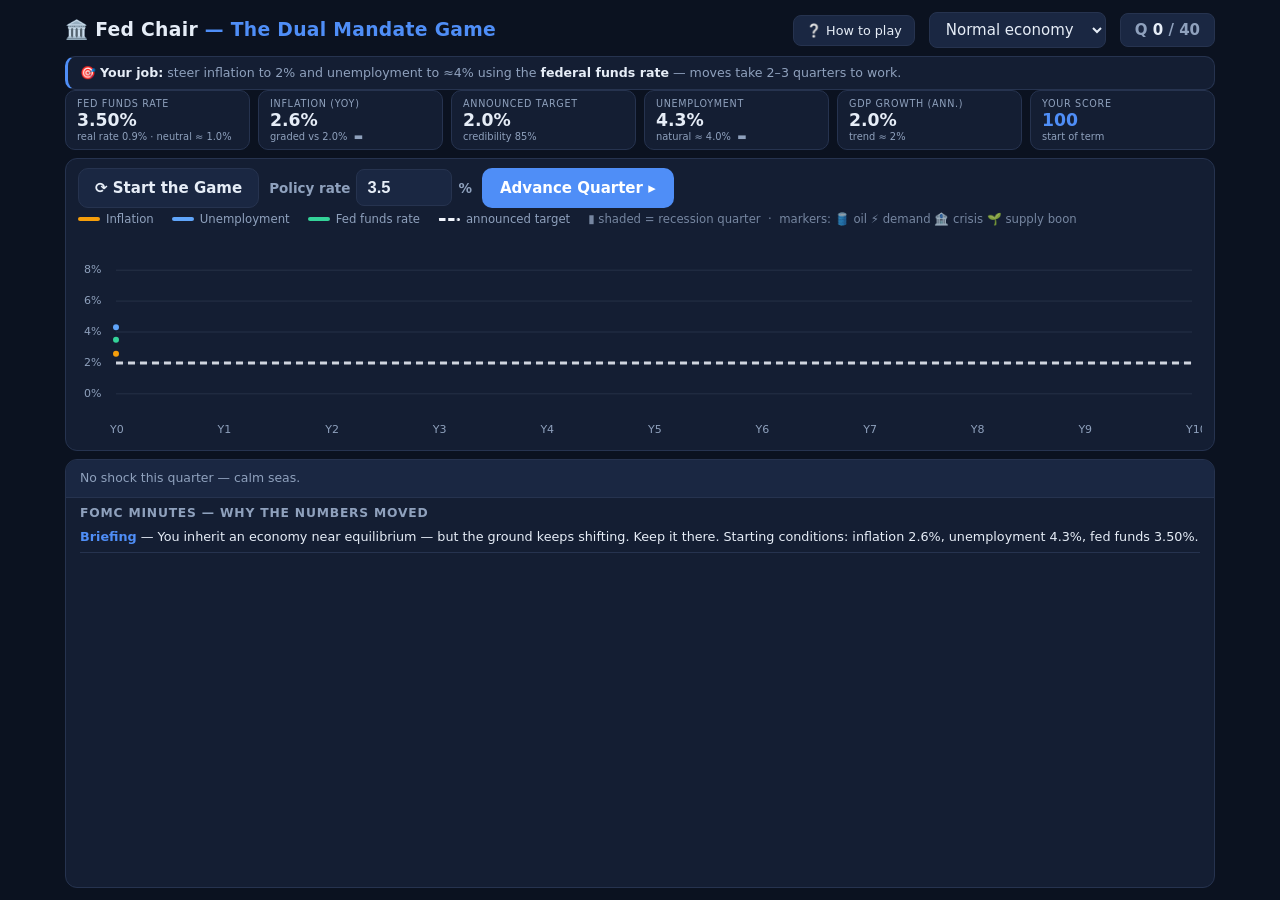
<file: fed-chair-game.html>
<!DOCTYPE html>
<html lang="en">
<head>
<meta charset="UTF-8">
<meta name="viewport" content="width=device-width, initial-scale=1.0">
<title>Fed Chair — The Dual Mandate Game</title>
<style>
  :root{
    --bg:#0b1220; --panel:#141e33; --panel2:#1a2742; --border:#26334f;
    --text:#e6edf7; --muted:#8fa1bd; --accent:#4f8ef7;
    --inf:#f59e0b; --un:#60a5fa; --rate:#34d399; --bad:#f87171; --good:#4ade80;
    font-size:15px;
  }
  *{box-sizing:border-box; margin:0; padding:0;}
  html,body{height:100%;}
  body{
    background:var(--bg); color:var(--text);
    font-family:'Segoe UI', system-ui, -apple-system, sans-serif;
    height:100vh; overflow:hidden; padding:12px;
    display:flex; flex-direction:column;
  }
  @media (max-height:700px){
    body{height:auto; min-height:100vh; overflow-y:auto;}
    main{overflow:visible !important;}
  }
  header{
    display:flex; flex-wrap:wrap; align-items:center; gap:14px;
    max-width:1150px; width:100%; margin:0 auto 8px; flex:none;
  }
  header h1{font-size:1.25rem; font-weight:700; letter-spacing:.3px;}
  header h1 span{color:var(--accent);}
  .spacer{flex:1;}
  select,button{
    font:inherit; color:var(--text); background:var(--panel2);
    border:1px solid var(--border); border-radius:8px; padding:7px 12px; cursor:pointer;
  }
  select:hover,button:hover{border-color:var(--accent);}
  #turnBadge{
    background:var(--panel2); border:1px solid var(--border); border-radius:8px;
    padding:7px 14px; font-weight:600; color:var(--muted);
  }
  #turnBadge b{color:var(--text);}
  main{
    max-width:1150px; width:100%; margin:0 auto; display:flex; flex-direction:column; gap:8px;
    flex:1; min-height:0; overflow:hidden;
  }

  /* stat cards (compact) */
  .stats{display:grid; grid-template-columns:repeat(auto-fit,minmax(136px,1fr)); gap:8px; flex:none;}
  .card{
    background:var(--panel); border:1px solid var(--border); border-radius:10px;
    padding:7px 11px;
  }
  .card .label{font-size:.64rem; text-transform:uppercase; letter-spacing:.7px; color:var(--muted);}
  .card .value{font-size:1.15rem; font-weight:700; margin-top:1px; font-variant-numeric:tabular-nums;}
  .card .sub{font-size:.66rem; color:var(--muted); margin-top:1px;}
  .up{color:var(--bad);} .down{color:var(--good);} .flat{color:var(--muted);}
  .card.score .value{color:var(--accent);}

  /* chart */
  .chart-panel{background:var(--panel); border:1px solid var(--border); border-radius:12px; padding:9px 12px; flex:none;}
  .legend{display:flex; gap:18px; font-size:.78rem; color:var(--muted); margin-bottom:5px; flex-wrap:wrap;}
  .chip{display:inline-block; width:22px; height:4px; border-radius:2px; margin-right:6px; vertical-align:middle;}
  canvas{width:100%; height:210px; display:block;}

  /* game control bar (top of chart) — left-aligned: Start, Policy rate, Advance */
  .gamebar{
    display:flex; align-items:center; gap:14px;
    flex-wrap:wrap; margin-bottom:4px;
  }
  .rate-pick{display:flex; align-items:center; gap:6px; font-weight:600; color:var(--muted); font-size:.9rem;}
  .rate-pick input[type=number]{
    width:96px; font-size:1.1rem; font-weight:700; color:var(--text); background:var(--panel2);
    border:1px solid var(--border); border-radius:8px; padding:8px 10px; font-variant-numeric:tabular-nums;
  }
  .rate-pick input[type=number]:hover{border-color:var(--accent);}
  .rate-unit{font-weight:700; color:var(--muted);}
  .gamebar-actions{display:flex; gap:10px; flex-wrap:wrap;}
  #startBtn{
    background:var(--panel2); border:1px solid var(--border); color:var(--text);
    font-weight:700; font-size:1rem; padding:10px 16px; border-radius:10px;
  }
  #startBtn:hover{border-color:var(--accent);}
  #advanceBtn{
    background:var(--accent); border:none; color:#fff; font-weight:700; font-size:1rem;
    padding:10px 18px; border-radius:10px;
  }
  #advanceBtn:hover{filter:brightness(1.12);}
  #advanceBtn:disabled{opacity:.4; cursor:not-allowed;}
  .mission{
    max-width:1150px; width:100%; margin:0 auto; font-size:.84rem; line-height:1.4; color:var(--muted);
    background:var(--panel); border:1px solid var(--border); border-left:3px solid var(--accent);
    border-radius:10px; padding:7px 12px; flex:none;
  }
  .mission b{color:var(--text);}
  .tgt-row{display:flex; align-items:center; gap:12px;}
  .tgt-row input{flex:1; accent-color:#e6edf7;}
  .tgt-row span{font-weight:700; font-variant-numeric:tabular-nums; min-width:52px; text-align:right;}
  .divider{border-top:1px solid var(--border); margin:2px 0;}

  /* log panel — shock strip is attached to the top as its header, entries scroll below */
  .log{
    background:var(--panel); border:1px solid var(--border); border-radius:12px;
    flex:1 1 auto; min-height:60px; overflow:hidden; display:flex; flex-direction:column;
  }
  .log h2{
    font-size:.82rem; text-transform:uppercase; letter-spacing:.8px; color:var(--muted);
    margin:8px 14px 4px; flex:none;
  }

  /* shock strip — always occupies the same space so the layout never jumps */
  .shock{
    padding:6px 14px; font-size:.83rem; line-height:1.35;
    border-bottom:1px solid var(--border); background:var(--panel2);
    min-height:38px; display:flex; flex-direction:column; justify-content:center; flex:none;
  }
  .shock.warn{border-color:#b45309; background:#2d2410;}
  .shock.crisis{border-color:#9f1239; background:#2d1016;}
  .shock.good{border-color:#15803d; background:#102d1c;}
  .shock.calm{color:var(--muted);}
  .shock.show{animation:flash .5s ease;}
  @keyframes flash{from{transform:scale(.99); opacity:.45;} to{transform:scale(1); opacity:1;}}

  .log-body{flex:1 1 auto; overflow-y:auto; padding:0 14px 10px;}
  .entry{
    border-bottom:1px solid var(--border); padding:7px 0; font-size:.85rem; line-height:1.4;
  }
  .entry:first-of-type{padding-top:4px;}
  .entry .qtag{font-weight:700; color:var(--accent);}
  .entry .nums{margin:3px 0; font-variant-numeric:tabular-nums;}
  .entry .why{color:var(--muted); font-size:.8rem;}
  .entry .event{
    display:inline-block; background:#3b2f14; border:1px solid #7a5c1e; color:#fbbf24;
    border-radius:6px; padding:2px 8px; font-size:.8rem; margin:3px 4px 3px 0;
  }
  .entry .event.crisis{background:#3b1418; border-color:#7a1e2a; color:#fda4af;}
  .entry .event.good{background:#143322; border-color:#1e7a4c; color:#6ee7b7;}
  .pos{color:var(--bad);} .neg{color:var(--good);}

  /* modal */
  #modal{
    position:fixed; inset:0; background:rgba(4,8,18,.8); display:none;
    align-items:center; justify-content:center; z-index:10; padding:18px;
  }
  #modal.show{display:flex;}
  .modal-box{
    background:var(--panel); border:1px solid var(--border); border-radius:16px;
    padding:28px 32px; max-width:520px; width:100%; text-align:center;
  }
  .modal-box .grade{font-size:4rem; font-weight:800; line-height:1;}
  .modal-box h2{margin:6px 0 2px; font-size:1.3rem;}
  .modal-box .verdict{color:var(--muted); margin:10px 0 16px; font-size:.92rem; line-height:1.5;}
  .modal-box table{width:100%; font-size:.88rem; border-collapse:collapse; margin-bottom:18px;}
  .modal-box td{padding:5px 4px; border-bottom:1px solid var(--border); text-align:left;}
  .modal-box td:last-child{text-align:right; font-variant-numeric:tabular-nums; font-weight:600;}
  .modal-box button{background:var(--accent); border:none; color:#fff; font-weight:700; padding:11px 26px; border-radius:10px;}

  /* how-to popover in the header */
  .howto{position:relative; font-size:.85rem;}
  .howto summary{
    cursor:pointer; color:var(--text); list-style:none; white-space:nowrap;
    padding:7px 12px; border:1px solid var(--border); border-radius:8px; background:var(--panel2);
  }
  .howto summary::-webkit-details-marker{display:none;}
  .howto summary:hover{border-color:var(--accent);}
  .howto-panel{
    position:absolute; top:calc(100% + 8px); right:0; width:min(640px,86vw); z-index:30;
    background:var(--panel2); border:1px solid var(--border); border-radius:12px;
    padding:14px 16px; box-shadow:0 14px 34px rgba(0,0,0,.45); color:var(--muted); text-align:left;
  }
  .howto-panel p{margin:0 0 10px; line-height:1.55;}
  .howto-panel p:last-child{margin-bottom:0;}
  .howto-panel b{color:var(--text);}
  @media(max-width:560px){ .howto-panel{position:fixed; left:12px; right:12px; width:auto;} }
</style>
</head>
<body>

<header>
  <h1>🏛️ Fed Chair <span>— The Dual Mandate Game</span></h1>
  <div class="spacer"></div>
  <details class="howto">
    <summary>❔ How to play</summary>
    <div class="howto-panel">
      <p>Each turn is one quarter. Set the federal funds rate, then advance. Your rate moves the
      <b>real</b> rate relative to the <b>neutral rate (r*)</b>; a restrictive stance cools demand and an
      easy one stimulates it — but with a <b>2–3 quarter lag</b>, so plan ahead. Demand moves unemployment
      (Okun's law) and inflation (Phillips curve). Keep inflation near <b>2%</b> and unemployment near
      <b>4%</b> for 40 quarters. Beware: if inflation strays far from your target for long, expectations
      de-anchor and it becomes much harder to bring down.</p>
      <p><b>The neutral rate r* drifts unpredictably</b> (shown next to the fed funds rate), and shocks —
      oil, demand swings, crises — hit often. A rate that's right today won't be right for long, so
      <b>set-and-forget will slowly steer the economy off course</b>. Watch the readouts each quarter and
      keep adjusting.</p>
      <p>Each game, the FOMC's <b>announced inflation target is chosen randomly</b> (shown in the
      "Announced Target" card). Expectations anchor to that target, weighted by your credibility — so a
      target above 2% means you must run tighter policy to hit the 2% Congress grades you against, while a
      target below 2% eases that job. You can't change it; you only set the rate. You're fired at 12%
      inflation, sustained deflation, or 12% unemployment.</p>
    </div>
  </details>
  <select id="scenSelect" title="Scenario">
    <option value="normal">Normal economy</option>
    <option value="seventies">1970s stagflation</option>
    <option value="crisis08">2008-style crisis</option>
  </select>
  <div id="turnBadge">Q <b id="turnNum">0</b> / 40</div>
</header>

<div class="mission">🎯 <b>Your job:</b> steer inflation to 2% and unemployment to ≈4% using the <b>federal funds rate</b> — moves take 2–3 quarters to work.</div>

<main>
  <section class="stats">
    <div class="card"><div class="label">Fed Funds Rate</div><div class="value" id="cRate">–</div><div class="sub" id="cRateSub"></div></div>
    <div class="card"><div class="label">Inflation (YoY)</div><div class="value" id="cInf">–</div><div class="sub" id="cInfSub">target 2.0%</div></div>
    <div class="card"><div class="label">Announced Target</div><div class="value" id="cTgt">–</div><div class="sub" id="cTgtSub"></div></div>
    <div class="card"><div class="label">Unemployment</div><div class="value" id="cUn">–</div><div class="sub" id="cUnSub">natural ≈ 4.0%</div></div>
    <div class="card"><div class="label">GDP Growth (ann.)</div><div class="value" id="cGdp">–</div><div class="sub" id="cGdpSub"></div></div>
    <div class="card score"><div class="label">Your Score</div><div class="value" id="cScore">–</div><div class="sub" id="cScoreSub"></div></div>
  </section>

  <section class="chart-panel">
    <div class="gamebar">
      <div class="gamebar-actions">
        <button id="startBtn">⟳ Start the Game</button>
        <label class="rate-pick" for="rateInput">Policy rate
          <input type="number" id="rateInput" min="0" max="20" step="0.25" value="3.5" inputmode="decimal">
          <span class="rate-unit">%</span>
        </label>
        <button id="advanceBtn">Advance Quarter ▸</button>
      </div>
    </div>
    <div class="legend">
      <span><span class="chip" style="background:var(--inf)"></span>Inflation</span>
      <span><span class="chip" style="background:var(--un)"></span>Unemployment</span>
      <span><span class="chip" style="background:var(--rate)"></span>Fed funds rate</span>
      <span><span class="chip" style="background:none;border-top:3px dashed #f0f4fc;height:0"></span>announced target</span>
      <span style="opacity:.8">▮ shaded = recession quarter &nbsp;·&nbsp; markers: 🛢️ oil ⚡ demand 🏦 crisis 🌱 supply boon</span>
    </div>
    <canvas id="chart"></canvas>
  </section>

  <section class="log">
    <div class="shock" id="shockBanner"></div>
    <h2>FOMC Minutes — why the numbers moved</h2>
    <div id="logBody" class="log-body"></div>
  </section>
</main>

<div id="modal"><div class="modal-box">
  <div class="grade" id="mGrade">A</div>
  <h2 id="mTitle"></h2>
  <div class="verdict" id="mVerdict"></div>
  <table id="mTable"></table>
  <button onclick="newGame()">Play Again</button>
</div></div>

<script>
'use strict';
/* =====================================================================
   ECONOMIC MODEL — assumptions
   =====================================================================
   Quarterly model, all rates annualized %. Three equations:

   1) IS CURVE (demand). The policy stance is the real-rate gap:
        stance_t = (i_t − π_t) − r*,   r* = 1% neutral real rate.
      Output gap y (% of potential GDP) has persistence and responds to
      PAST stances only — a distributed lag peaking at 2 quarters:
        y_t = 0.65·y_{t−1} − (0.12·st_{t−1} + 0.22·st_{t−2} + 0.10·st_{t−3})
              + demand shocks
      => the rate set this turn does nothing this turn; the full effect
      of a rate change takes ~3 quarters. This is the "long and variable
      lags" lesson: impatient chairs overshoot.

   2) OKUN'S LAW (labor market). Unemployment adjusts partially toward
      the gap-implied level (Okun coefficient 0.5, natural rate u*=4%):
        u_t = u_{t−1} + 0.65·[(u* − 0.5·y_t) − u_{t−1}] + noise

   3) PHILLIPS CURVE with (de-)anchorable expectations and an
      ANNOUNCED TARGET τ set randomly by the game each game (~1.25–2.75%,
      fixed for the run; the player cannot change it — the rate is the
      only lever):
        π_t = πᵉ_t + 0.18·y_t + supply shocks + noise
        πᵉ_t = a·τ + (1−a)·mean(π, last 4 quarters)
      Expectations anchor to the ANNOUNCED target, weighted by
      credibility a. If |π−τ| > 3pp, credibility erodes (a −0.04/qtr,
      floor 0.1): inflation becomes adaptive and persistent (the 1970s).
      If |π−τ| < 1pp, credibility slowly rebuilds (a +0.03/qtr, cap .95)
      — rebuilding is slower than erosion, so credibility is asymmetric.
      The SCORE always measures π against the statutory 2%, so a drawn
      target above 2 forces tighter policy (a graded miss vs an easier
      employment path) while a target below 2 eases the job — the classic
      time-inconsistency tradeoff, here handed to the player at random.

   SHOCKS: every quarter, Gaussian noise on demand (sd .24) and
   supply (sd .17); plus at most one discrete event, spread over 3
   quarters (oil shock, demand surge, financial crisis, favorable supply
   shock). Probabilities vary by scenario.

   GDP growth shown = trend 2% + 4·Δgap (annualized change in the gap).
   Constraints: rate ∈ [0,20] (ZLB), unemployment floored at 2.5%.

   SCORING: quarterly central-bank loss
     L = (π−2)² + (u−4)² + 0.12·(Δi)²   (last term: penalty for whipsaw)
     Score = 100·exp(−avgLoss/6), graded A≥85 … F<40.
   LOSE: π ≥ 12 · π < −1 two qtrs in a row · u ≥ 12.
   ===================================================================== */

const P = {
  TARGET: 2.0,   // statutory target — the score is always graded against this
  USTAR:  4.0,   // natural rate of unemployment
  RSTAR:  1.0,   // neutral real interest rate (starting value — it drifts)
  RDRIFT: 0.33,  // per-quarter random-walk drift of the neutral rate r*
  RMIN:  -1.0, RMAX: 4.0,   // clamp on the drifting neutral rate
  RHO:    0.65,  // output-gap persistence
  BETA:   [0.12, 0.22, 0.10], // stance lags t−1, t−2, t−3
  KAPPA:  0.18,  // Phillips-curve slope on the output gap
  OKUN:   0.5,   // Okun coefficient
  ADJ:    0.65,  // labor-market speed of adjustment
  MAXQ:   40,
};

const EVENTS = {
  oil:    {name:'Oil price shock', icon:'🛢️', cls:'',       supply:[2.1,1.4,0.8],  demand:[-0.5,-0.3,0],
           msgs:['Oil prices spike after OPEC output cuts.','Middle East tensions send crude soaring.','A refinery crisis pushes energy costs up sharply.']},
  boom:   {name:'Demand surge', icon:'⚡', cls:'',        supply:[0,0,0],        demand:[1.3,0.9,0.5],
           msgs:['Congress passes a large fiscal stimulus.','A consumption boom takes off — households are spending freely.','An investment surge in new technology lifts demand.']},
  crisis: {name:'Financial crisis', icon:'🏦', cls:'crisis',  supply:[-0.3,-0.2,0],  demand:[-3.4,-2.6,-1.6],
           msgs:['A major bank fails — credit markets freeze.','A housing bust triggers a financial panic.','A sovereign debt scare slams financial markets.']},
  prod:   {name:'Favorable supply shock', icon:'🌱', cls:'good',    supply:[-0.8,-0.5,-0.2],demand:[0.2,0,0],
           msgs:['Supply chains heal; goods prices fall.','A productivity boom lowers costs across the economy.','Energy prices slide on new production.']},
};

const SCEN = {
  normal:   {label:'Normal economy', pi0:2.6, u0:4.3, y0:0.2, i0:3.5, anchor:0.85,
             prob:{oil:.11, boom:.12, crisis:.02, prod:.07}, script:[],
             blurb:'You inherit an economy near equilibrium — but the ground keeps shifting. Keep it there.'},
  seventies:{label:'1970s stagflation', pi0:6.8, u0:5.6, y0:-0.4, i0:6.0, anchor:0.30,
             prob:{oil:.09, boom:.06, crisis:.012, prod:.03},
             script:[{q:2, type:'oil', msg:'OPEC announces an oil embargo. Energy prices explode.'}],
             blurb:'Inflation is 6.8% and expectations are badly de-anchored (credibility ≈ 30%). Bringing it down will hurt — consider your target announcement carefully.'},
  crisis08: {label:'2008-style crisis', pi0:2.9, u0:4.7, y0:0.8, i0:5.25, anchor:0.90,
             prob:{oil:.07, boom:.05, crisis:.018, prod:.06},
             script:[{q:3, type:'crisis', msg:'Lehman-style collapse: a systemic bank fails and credit markets seize.'}],
             blurb:'The economy is booming — but a financial storm is coming. Mind the zero lower bound.'},
};

// ---------- helpers ----------
const $ = id => document.getElementById(id);
const fmt = (x,d=1) => x.toFixed(d);
const last = a => a[a.length-1];
function gauss(sd){ // Box–Muller normal draw
  let u=0,v=0; while(!u)u=Math.random(); while(!v)v=Math.random();
  return sd*Math.sqrt(-2*Math.log(u))*Math.cos(2*Math.PI*v);
}
const sign = x => (x>=0?'+':'') + fmt(x,2);

// ---------- game state ----------
let S = null;

function newGame(){
  const key = $('scenSelect').value;
  const c = SCEN[key];
  // The FOMC's announced inflation target is chosen randomly each game (the
  // player can't change it); expectations anchor to it, but the score is
  // always graded against the statutory 2%.
  const target = Math.round((1.25 + Math.random()*1.5) / 0.25) * 0.25;   // 1.25–2.75%
  S = {
    scen:key, q:0, over:false, won:false, deflCount:0,
    anchor:c.anchor, lossSum:0, target, rstar:P.RSTAR,
    pendS:{}, pendD:{},           // queued supply/demand shocks by quarter
    hist:[{q:0, rate:c.i0, inf:c.pi0, un:c.u0, gap:c.y0, gdp:2.0, tgt:target, rstar:P.RSTAR, events:[]}],
  };
  $('rateInput').value = c.i0;
  $('shockBanner').className = 'shock calm';
  $('shockBanner').textContent = 'No shock this quarter — calm seas.';
  $('logBody').innerHTML =
    `<div class="entry"><span class="qtag">Briefing</span> — ${c.blurb}
     Starting conditions: inflation ${fmt(c.pi0)}%, unemployment ${fmt(c.u0)}%, fed funds ${fmt(c.i0,2)}%.</div>`;
  $('modal').classList.remove('show');
  $('advanceBtn').disabled = false;
  render();
}

function queueShock(type, q){
  const e = EVENTS[type];
  e.supply.forEach((v,k)=>{ if(v) S.pendS[q+k]=(S.pendS[q+k]||0)+v; });
  e.demand.forEach((v,k)=>{ if(v) S.pendD[q+k]=(S.pendD[q+k]||0)+v; });
}

// ---------- one quarter ----------
function advance(){
  if(!S || S.over) return;
  const c = SCEN[S.scen];
  const prev = last(S.hist);
  const rate = Math.min(20, Math.max(0, Math.round((parseFloat($('rateInput').value)||0)/0.25)*0.25));
  S.q++;
  const q = S.q;

  // --- events: scripted first, else one random draw ---
  const evs = [];
  c.script.filter(s=>s.q===q).forEach(s=>{ queueShock(s.type,q); evs.push({type:s.type, msg:s.msg}); });
  if(!evs.length){
    const r = Math.random(); let cum = 0;
    for(const [type,p] of Object.entries(c.prob)){
      if(type==='crisis' && q<=8) continue;      // no random crisis in the first 2 years
      cum += p;
      if(r < cum){
        queueShock(type,q);
        const e = EVENTS[type];
        evs.push({type, msg:e.msgs[Math.floor(Math.random()*e.msgs.length)]});
        break;
      }
    }
  }

  // --- neutral rate r* drifts as a slow random walk. r* is unobservable in
  //     reality, so a set-and-forget policy rate silently becomes mis-stanced
  //     as neutral moves under it — passivity is punished, not rewarded. ---
  S.rstar = Math.max(P.RMIN, Math.min(P.RMAX, S.rstar + gauss(P.RDRIFT)));

  const supShock = (S.pendS[q]||0), demShock = (S.pendD[q]||0);
  const supNoise = gauss(0.17),     demNoise = gauss(0.24);

  // --- IS curve: past stances drive today's gap (transmission lag).
  //     Each stance is measured against the neutral rate that prevailed then. ---
  const stance = k => { const h = S.hist[S.hist.length-k] || S.hist[0]; return (h.rate - h.inf) - (h.rstar ?? P.RSTAR); };
  const drag = -(P.BETA[0]*stance(1) + P.BETA[1]*stance(2) + P.BETA[2]*stance(3));
  const gap = P.RHO*prev.gap + drag + demShock + demNoise;

  // --- Okun's law ---
  const okunLevel = P.USTAR - P.OKUN*gap;
  const un = Math.max(2.5, prev.un + P.ADJ*(okunLevel - prev.un) + gauss(0.09));

  // --- Phillips curve: expectations anchor to the ANNOUNCED target ---
  const recent = S.hist.slice(-4).map(h=>h.inf);
  const adaptive = recent.reduce((a,b)=>a+b,0)/recent.length;
  const expected = S.anchor*S.target + (1-S.anchor)*adaptive;
  const expTerm = expected - prev.inf;      // pull from expectations
  const demTerm = P.KAPPA*gap;              // demand pressure
  const infNoise = gauss(0.13);
  const inf = expected + demTerm + supShock + infNoise;

  const gdp = 2.0 + 4*(gap - prev.gap);

  // --- expectations (de-)anchoring: credibility is judged against the
  //     ANNOUNCED target (you can be credible at 4%), but the score below
  //     is always graded against the statutory 2% ---
  const dev = Math.abs(inf - S.target);
  if(dev > 3)      S.anchor = Math.max(0.1,  S.anchor - 0.04);
  else if(dev < 1) S.anchor = Math.min(0.95, S.anchor + 0.03);

  // --- scoring ---
  const L = (inf-P.TARGET)**2 + (un-P.USTAR)**2 + 0.12*(rate-prev.rate)**2;
  S.lossSum += L;

  S.hist.push({q, rate, inf, un, gap, gdp, tgt:S.target, rstar:S.rstar, events:evs});

  // --- shock banner + narrative log ---
  showShockBanner(evs);
  logQuarter(prev, {rate,inf,un,gap,gdp}, {expTerm, demTerm, supShock, infNoise, evs, drag, expected});

  // --- lose / win checks ---
  if(inf < -1) S.deflCount++; else S.deflCount = 0;
  if(inf >= 12)            endGame(false, 'Inflation hit '+fmt(inf)+'% — runaway inflation. Markets have lost all confidence and the President has asked for your resignation.');
  else if(S.deflCount >= 2) endGame(false, 'Two consecutive quarters of deflation. The economy is in a deflationary spiral of falling prices and postponed spending.');
  else if(un >= 12)        endGame(false, 'Unemployment reached '+fmt(un)+'% — a depression. Congress is drafting a bill to abolish the Fed.');
  else if(q >= P.MAXQ)     endGame(true, null);

  render();
}

function stanceLabel(realGap){
  if(realGap > 1.5) return 'strongly restrictive';
  if(realGap > 0.5) return 'restrictive';
  if(realGap > -0.5) return 'roughly neutral';
  if(realGap > -1.5) return 'accommodative';
  return 'strongly accommodative';
}

// Banner making the current quarter's shock — and its quantified model
// impact — explicit. The box is ALWAYS shown (a calm state in shock-free
// quarters) so the chart below never jumps up and down.
function showShockBanner(evs){
  const el = $('shockBanner');
  if(!evs.length){
    el.className = 'shock calm';
    el.textContent = 'No shock this quarter — calm seas.';
    return;
  }
  const e = evs[0], ev = EVENTS[e.type];
  el.className = `shock show ${ev.cls || 'warn'}`;
  el.innerHTML = `<b>${ev.icon} ${ev.name}.</b> ${e.msg}`;
}

// Picks the single biggest driver of this quarter's inflation move, for a
// one-line "why" instead of a full itemized breakdown.
function mainDriver(d){
  const cands = [
    {v:d.expTerm, label:`expectations pulling toward the ${fmt(S.target)}% target`},
    {v:d.demTerm, label:`demand pressure from the output gap`},
    {v:d.supShock||0, label:`a supply shock`},
  ];
  return cands.reduce((a,b)=> Math.abs(b.v)>Math.abs(a.v) ? b : a).label;
}

function logQuarter(prev, cur, d){
  const cls = x => x>=0 ? 'pos' : 'neg'; // red when pushing inflation/unemployment up
  const evHtml = d.evs.map(e=>{
    const ev = EVENTS[e.type];
    return `<span class="event ${ev.cls}">${ev.icon} ${e.msg}</span>`;
  }).join('');
  const realGap = (cur.rate - cur.inf) - (S.rstar ?? P.RSTAR);
  const dInf = cur.inf - prev.inf, dUn = cur.un - prev.un;
  const reannHtml = d.reann ? `<span class="event ${d.reann.to>d.reann.from?'':'good'}">📣 Target re-announced
    ${fmt(d.reann.from)}%→${fmt(d.reann.to)}% (credibility ${Math.round(d.reann.anchorBefore*100)}%→${Math.round((d.reann.anchorBefore-d.reann.cost)*100)}%)</span>` : '';
  const html = `<div class="entry">
    <span class="qtag">Q${S.q}</span> · Yr${Math.ceil(S.q/4)} — <b>${stanceLabel(realGap)}</b> stance
    ${evHtml}${reannHtml}
    <div class="nums">Inflation ${fmt(prev.inf)}→${fmt(cur.inf)}% (<span class="${cls(dInf)}">${sign(dInf)}</span>) ·
      Unemployment ${fmt(prev.un)}→${fmt(cur.un)}% (<span class="${cls(dUn)}">${sign(dUn)}</span>) ·
      GDP ${fmt(cur.gdp)}%</div>
    <div class="why">Why: ${mainDriver(d)}.</div>
  </div>`;
  $('logBody').insertAdjacentHTML('afterbegin', html);
}

// ---------- end game ----------
function endGame(won, reason){
  S.over = true; S.won = won;
  $('advanceBtn').disabled = true;
  const h = S.hist.slice(1);
  const avg = a => a.reduce((x,y)=>x+y,0)/a.length;
  const avgLoss = S.lossSum / h.length;
  const score = won ? Math.round(100*Math.exp(-avgLoss/6)) : Math.min(35, Math.round(100*Math.exp(-avgLoss/6)));
  let grade, title;
  if(!won){ grade='F'; title='Fired.'; }
  else if(score>=85){ grade='A'; title='The Maestro'; }
  else if(score>=70){ grade='B'; title='Steady Hand'; }
  else if(score>=55){ grade='C'; title='Muddling Through'; }
  else if(score>=40){ grade='D'; title='Turbulent Tenure'; }
  else { grade='F'; title='Summoned Before Congress'; }

  const avgInf = avg(h.map(x=>x.inf)), avgUn = avg(h.map(x=>x.un));
  const infMiss = Math.abs(avgInf-2), unMiss = Math.abs(avgUn-4);
  let verdict = reason ||
    (grade==='A' ? 'Textbook central banking: both mandates held close to target through every shock.' :
     infMiss > unMiss+0.5 ? 'You kept people working but let the price level slip — the inflation mandate suffered most.' :
     unMiss > infMiss+0.5 ? 'Prices stayed disciplined but at a real cost in jobs — the employment mandate suffered most.' :
     'A balanced record, with room for smoother policy through the shocks.');

  $('mGrade').textContent = grade;
  $('mGrade').style.color = grade==='A'?'var(--good)':grade==='F'?'var(--bad)':'var(--accent)';
  $('mTitle').textContent = `${won?'Term complete':'Game over'} — “${title}”`;
  $('mVerdict').textContent = verdict;
  $('mTable').innerHTML = `
    <tr><td>Your Score</td><td>${score} / 100</td></tr>
    <tr><td>Quarters served</td><td>${h.length} / ${P.MAXQ}</td></tr>
    <tr><td>Average inflation</td><td>${fmt(avgInf)}%</td></tr>
    <tr><td>Average unemployment</td><td>${fmt(avgUn)}%</td></tr>
    <tr><td>Peak inflation</td><td>${fmt(Math.max(...h.map(x=>x.inf)))}%</td></tr>
    <tr><td>Peak unemployment</td><td>${fmt(Math.max(...h.map(x=>x.un)))}%</td></tr>
    <tr><td>Recession quarters (GDP &lt; 0)</td><td>${h.filter(x=>x.gdp<0).length}</td></tr>
    <tr><td>Final announced target</td><td>${fmt(S.target)}%</td></tr>
    <tr><td>Final credibility anchor</td><td>${Math.round(S.anchor*100)}%</td></tr>`;
  $('modal').classList.add('show');
}

// ---------- rendering ----------
function render(){
  const cur = last(S.hist);
  const prev = S.hist[S.hist.length-2] || cur;
  $('turnNum').textContent = S.q;
  const arrow = (a,b,invert=false) => {
    const d = a-b;
    if(Math.abs(d)<0.005) return '<span class="flat">▬</span>';
    const bad = invert ? d<0 : d>0;
    return `<span class="${bad?'up':'down'}">${d>0?'▲':'▼'} ${fmt(Math.abs(d))}</span>`;
  };
  $('cRate').textContent = fmt(cur.rate,2)+'%';
  $('cRateSub').innerHTML = `real rate ${fmt(cur.rate-cur.inf)}% · neutral ≈ ${fmt(cur.rstar ?? P.RSTAR)}%`;
  $('cInf').textContent = fmt(cur.inf)+'%';
  $('cInfSub').innerHTML = `graded vs 2.0% &nbsp;${arrow(cur.inf,prev.inf)}`;
  $('cTgt').textContent = fmt(S.target)+'%';
  $('cTgtSub').textContent = `credibility ${Math.round(S.anchor*100)}%`;
  $('cUn').textContent = fmt(cur.un)+'%';
  $('cUnSub').innerHTML = `natural ≈ 4.0% &nbsp;${arrow(cur.un,prev.un)}`;
  $('cGdp').textContent = fmt(cur.gdp)+'%';
  $('cGdpSub').innerHTML = cur.gdp<0 ? '<span class="up">recession</span>' : 'trend ≈ 2%';
  const score = S.q ? Math.round(100*Math.exp(-(S.lossSum/S.q)/6)) : 100;
  $('cScore').textContent = score;
  $('cScoreSub').textContent = S.q ? 'if your term ended today' : 'start of term';
  drawChart();
}

function drawChart(){
  const cv = $('chart'), ctx = cv.getContext('2d');
  const dpr = window.devicePixelRatio || 1;
  const W = cv.clientWidth, H = cv.clientHeight;
  cv.width = W*dpr; cv.height = H*dpr; ctx.scale(dpr,dpr);
  ctx.clearRect(0,0,W,H);
  const padL=38, padR=10, padT=16, padB=24;
  const h = S.hist;
  const all = h.flatMap(x=>[x.inf,x.un,x.rate]);
  const ymin = Math.floor(Math.min(-1, ...all))-0.5;
  const ymax = Math.ceil(Math.max(9, ...all))+0.5;
  const X = q => padL + (W-padL-padR) * q/P.MAXQ;
  const Y = v => padT + (H-padT-padB) * (1 - (v-ymin)/(ymax-ymin));

  // recession shading
  ctx.fillStyle = 'rgba(248,113,113,0.07)';
  h.forEach((e,i)=>{ if(i>0 && e.gdp<0) ctx.fillRect(X(e.q-1),padT, X(e.q)-X(e.q-1), H-padT-padB); });

  // grid + axis labels
  ctx.strokeStyle = 'rgba(143,161,189,0.15)'; ctx.fillStyle = 'var(--muted)';
  ctx.fillStyle = '#8fa1bd'; ctx.font = '11px system-ui'; ctx.lineWidth = 1;
  for(let v=Math.ceil(ymin/2)*2; v<=ymax; v+=2){
    ctx.beginPath(); ctx.moveTo(padL,Y(v)); ctx.lineTo(W-padR,Y(v)); ctx.stroke();
    ctx.fillText(v+'%', 6, Y(v)+3);
  }
  for(let q=0; q<=P.MAXQ; q+=4){
    ctx.fillText('Y'+(q/4), X(q)-6, H-8);
  }
  // announced target — thick dashed step line, extended to end of term
  ctx.setLineDash([7,5]); ctx.strokeStyle = 'rgba(240,244,252,0.85)'; ctx.lineWidth = 3;
  ctx.beginPath();
  h.forEach((e,i)=>{
    if(!i) ctx.moveTo(X(e.q), Y(e.tgt));
    else { ctx.lineTo(X(e.q), Y(h[i-1].tgt)); ctx.lineTo(X(e.q), Y(e.tgt)); }
  });
  ctx.lineTo(X(P.MAXQ), Y(last(h).tgt));
  ctx.stroke(); ctx.setLineDash([]); ctx.lineWidth = 1;

  // series
  const series = [['inf','#f59e0b'],['un','#60a5fa'],['rate','#34d399']];
  for(const [key,color] of series){
    ctx.strokeStyle = color; ctx.lineWidth = 2; ctx.beginPath();
    h.forEach((e,i)=>{ const x=X(e.q), y=Y(e[key]); i?ctx.lineTo(x,y):ctx.moveTo(x,y); });
    ctx.stroke();
    const e = last(h);
    ctx.fillStyle = color; ctx.beginPath(); ctx.arc(X(e.q),Y(e[key]),3,0,7); ctx.fill();
  }
  // event markers
  ctx.font = '12px system-ui';
  h.forEach(e=>{ e.events.forEach((ev,k)=>{ ctx.fillText(EVENTS[ev.type].icon, X(e.q)-6, padT+12+k*14); }); });
}

// ---------- wiring ----------
$('startBtn').addEventListener('click', newGame);
$('advanceBtn').addEventListener('click', advance);
$('scenSelect').addEventListener('change', newGame);
window.addEventListener('resize', ()=>{ if(S) drawChart(); });
document.addEventListener('keydown', e=>{ if(e.key==='Enter' && !$('modal').classList.contains('show')) advance(); });

newGame();
</script>
</body>
</html>
</file>
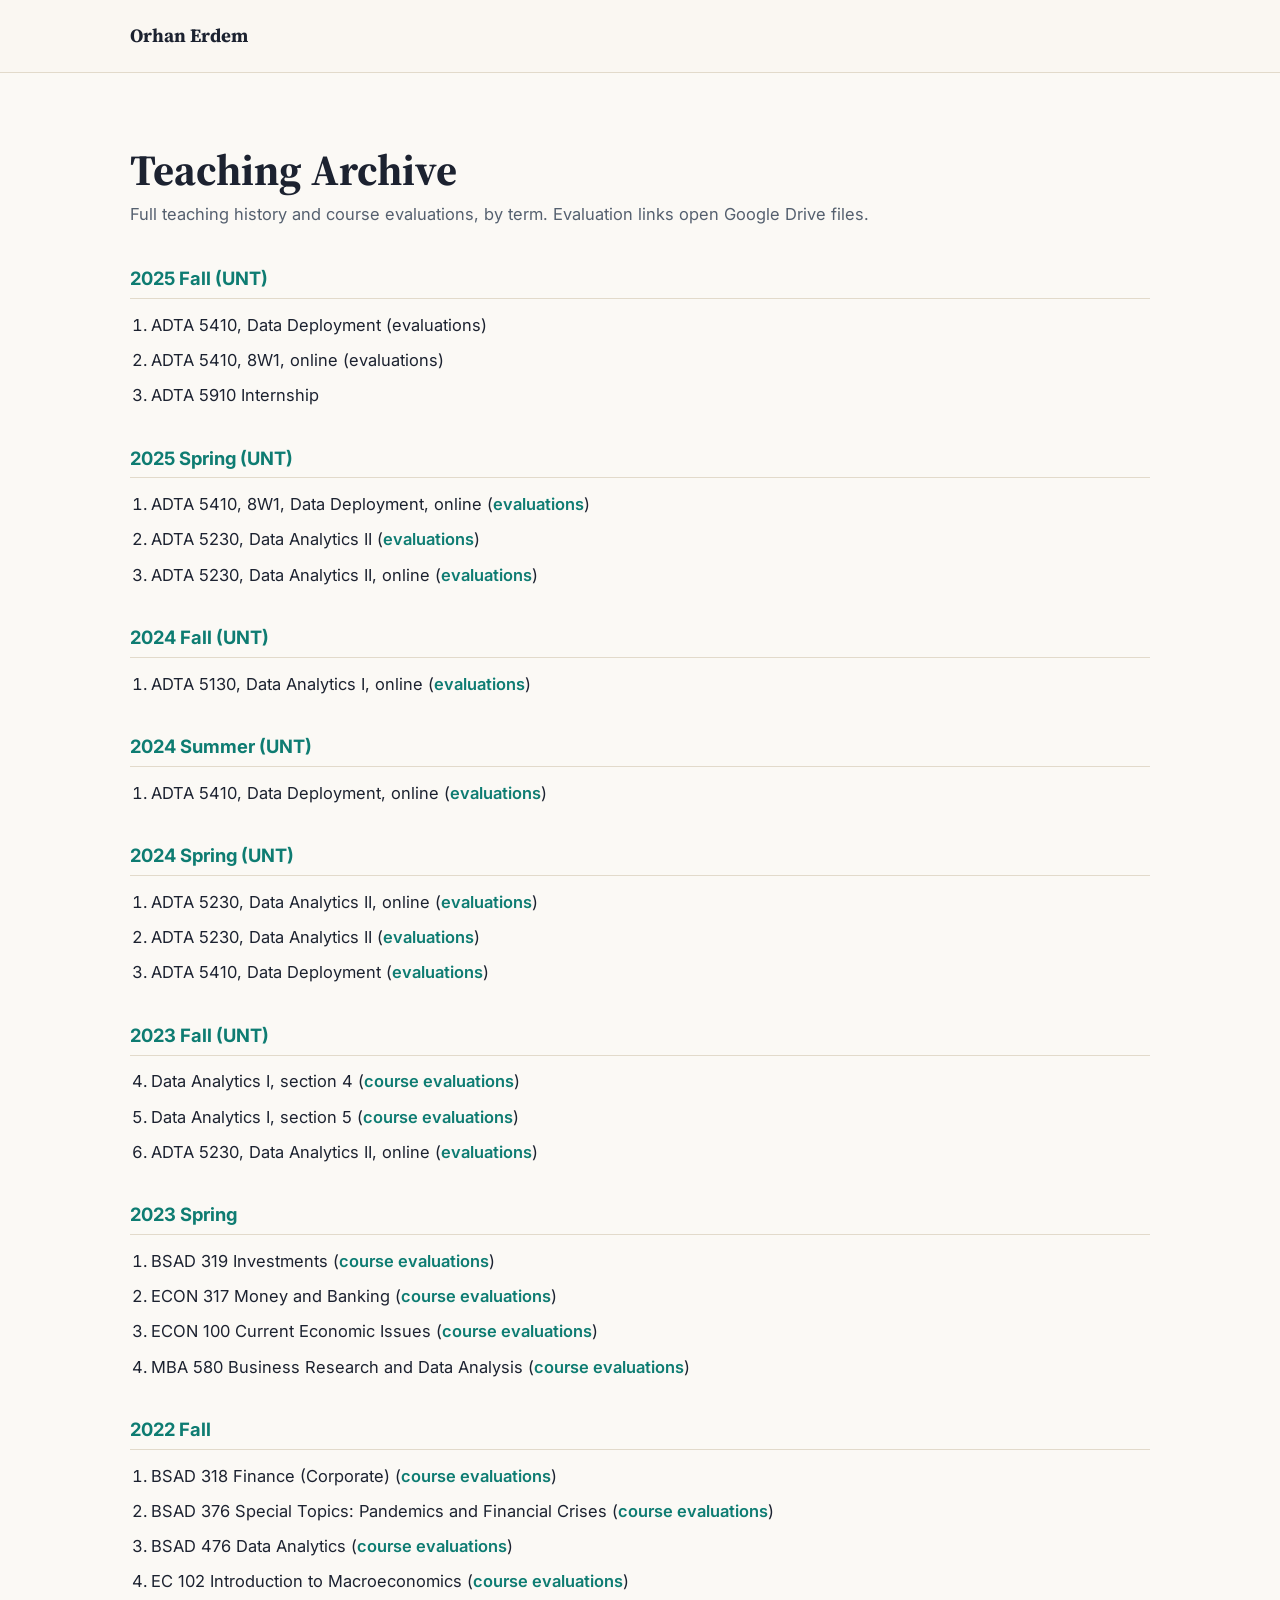
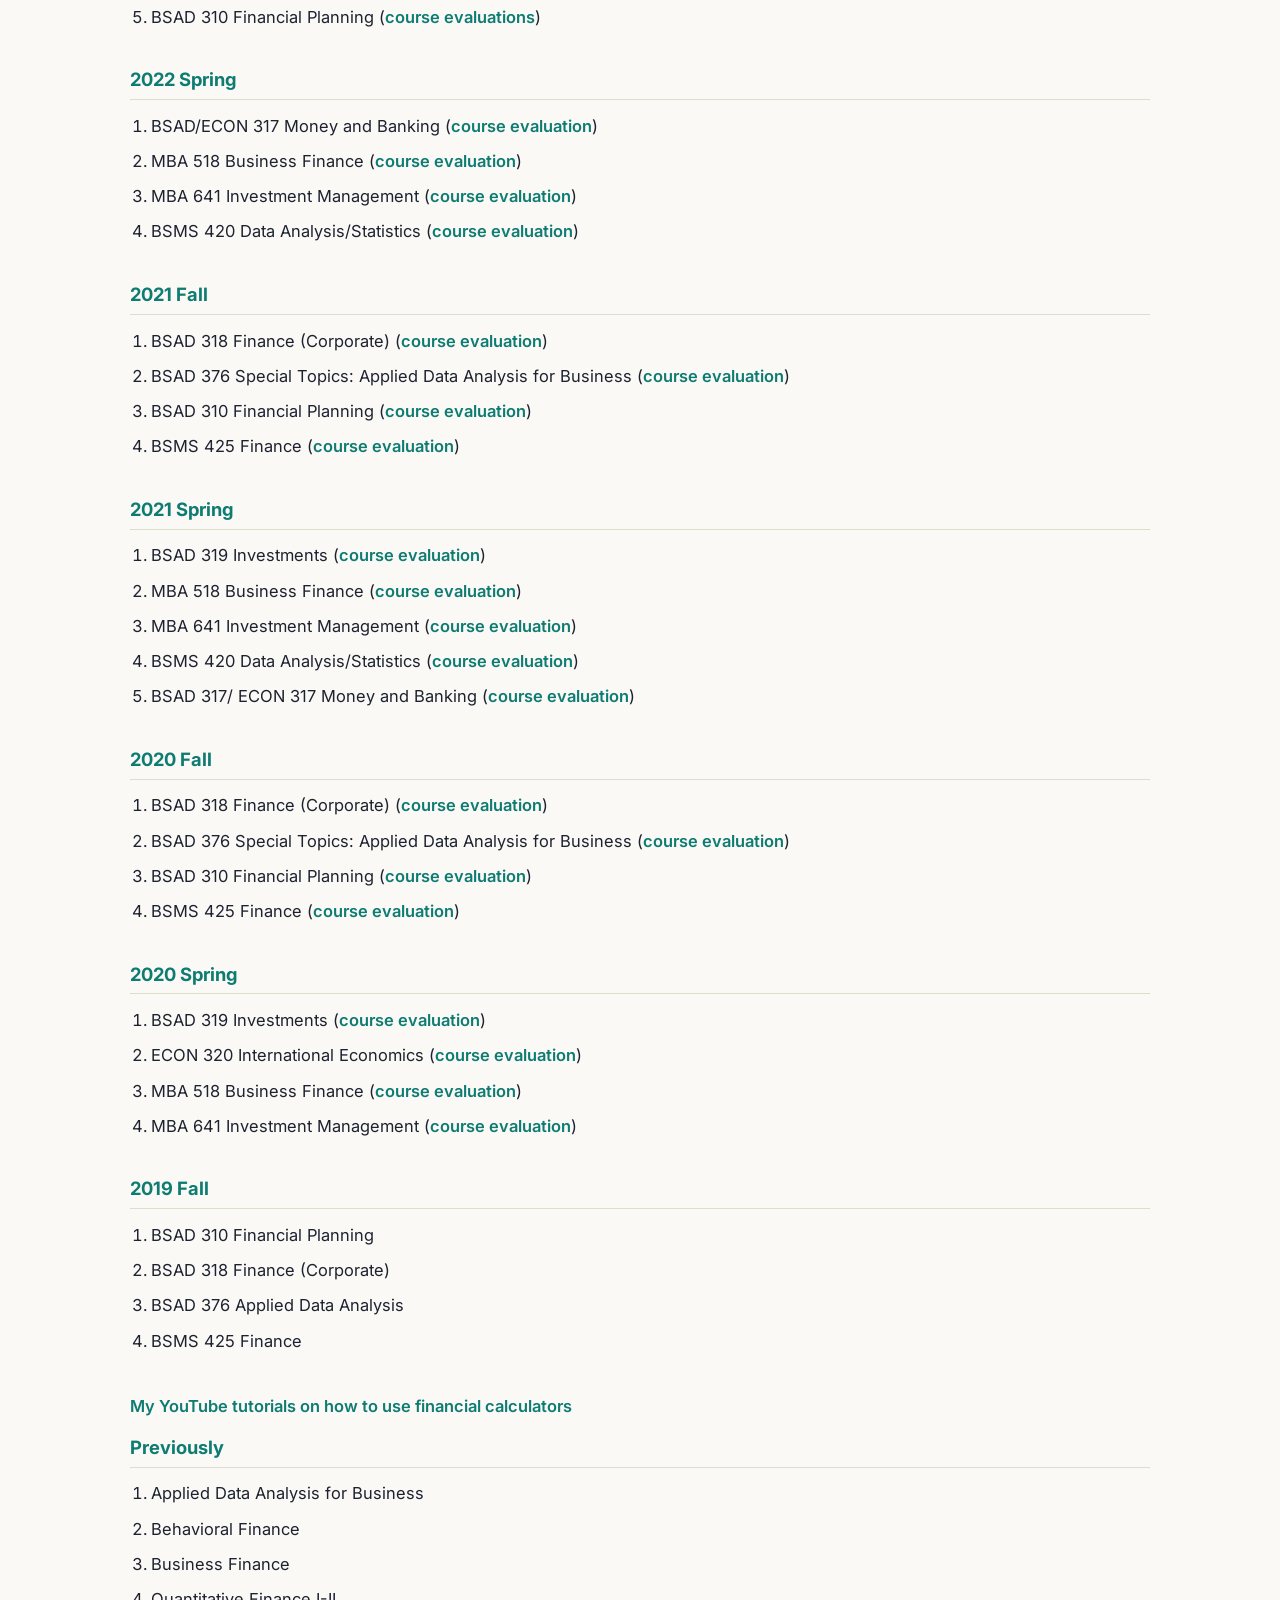
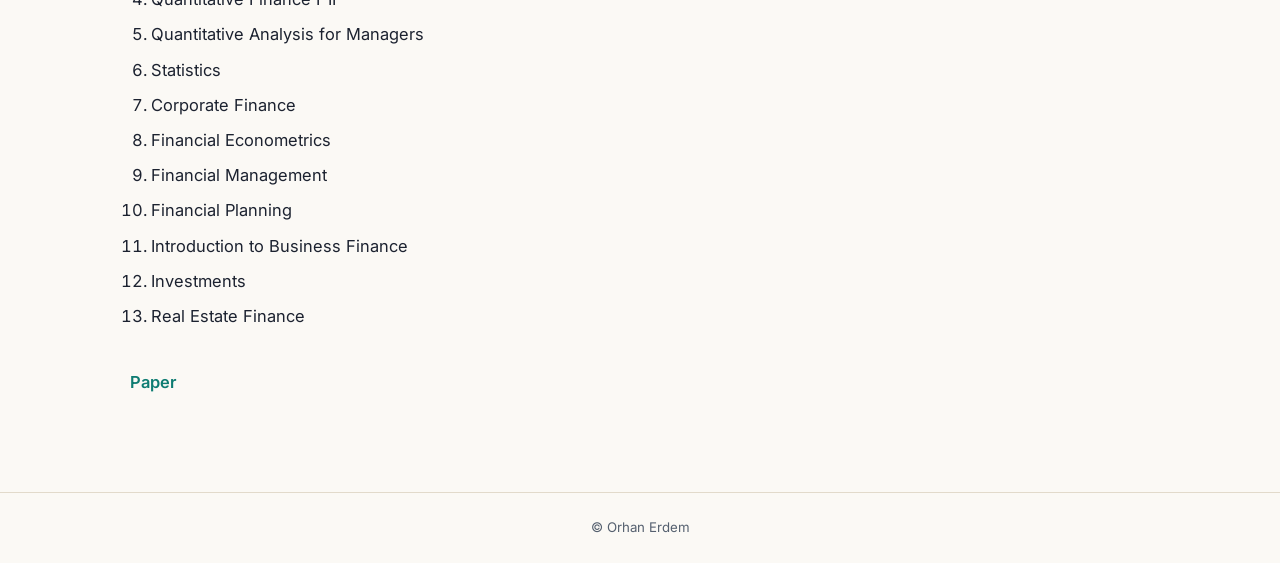
<file: teaching-archive.html>
<!DOCTYPE html>
<html lang="en">
<head>
  <meta charset="UTF-8" />
  <meta name="viewport" content="width=device-width, initial-scale=1.0" />
  <title>Teaching Archive | Orhan Erdem, Ph.D.</title>
  <meta name="robots" content="noindex, nofollow" />
  <link rel="preconnect" href="https://fonts.googleapis.com" />
  <link rel="preconnect" href="https://fonts.gstatic.com" crossorigin />
  <link href="https://fonts.googleapis.com/css2?family=Source+Serif+4:ital,opsz,wght@0,8..60,400;0,8..60,600;0,8..60,700;1,8..60,400&family=Inter:wght@400;500;600;700&display=swap" rel="stylesheet" />
  <link rel="stylesheet" href="style.css" />
  <style>
    .archive-wrap { max-width: var(--maxw); margin: 0 auto; padding: 4.5rem 1.25rem 5rem; }
    .archive-wrap h1 { font-size: clamp(2rem, 4vw, 2.7rem); margin-bottom: .3rem; }
    .archive-note { color: var(--ink-soft); margin-bottom: 2.5rem; }
    .term-block { margin-bottom: 2.4rem; }
    .term-block h2 { font-family: var(--sans); font-size: 1.15rem; font-weight: 700; color: var(--accent); border-bottom: 1px solid var(--rule); padding-bottom: .5rem; margin-bottom: .8rem; }
    .term-block ol { margin: 0; padding-left: 1.3rem; }
    .term-block li { margin-bottom: .5rem; }
    .archive-wrap a.text-link { font-weight: 600; }
  </style>
</head>
<body>
  <header class="site-header">
    <nav class="nav" aria-label="Primary navigation">
      <a class="nav-brand" href="index.html#top">Orhan Erdem</a>
    </nav>
  </header>

  <main id="main-content">
    <div class="archive-wrap">
      <h1>Teaching Archive</h1>
      <p class="archive-note">Full teaching history and course evaluations, by term. Evaluation links open Google Drive files.</p>

      <div class="term-block">
        <h2>2025 Fall (UNT)</h2>
        <ol>
          <li>ADTA 5410, Data Deployment (evaluations)</li>
          <li>ADTA 5410, 8W1, online (evaluations)</li>
          <li>ADTA 5910 Internship</li>
        </ol>
      </div>

      <div class="term-block">
        <h2>2025 Spring (UNT)</h2>
        <ol>
          <li>ADTA 5410, 8W1, Data Deployment, online (<a class="text-link" href="https://drive.google.com/file/d/1UVA3zI7Cs2jTwRlPIEDBeeQded7E5wv_/view?usp=drive_link" target="_blank" rel="noopener">evaluations</a>)</li>
          <li>ADTA 5230, Data Analytics II (<a class="text-link" href="https://drive.google.com/file/d/1Aknuxej4K-4uFOeu196CHXscGVEvZffV/view?usp=sharing" target="_blank" rel="noopener">evaluations</a>)</li>
          <li>ADTA 5230, Data Analytics II, online (<a class="text-link" href="https://drive.google.com/file/d/1bIKZUc2NFEt4H-2hp9-qEXdhHckoW2Yb/view?usp=drive_link" target="_blank" rel="noopener">evaluations</a>)</li>
        </ol>
      </div>

      <div class="term-block">
        <h2>2024 Fall (UNT)</h2>
        <ol>
          <li>ADTA 5130, Data Analytics I, online (<a class="text-link" href="https://drive.google.com/file/d/1qPsJ4y-x1AArMeKXZx3inMHMiId9wlG5/view?usp=sharing" target="_blank" rel="noopener">evaluations</a>)</li>
        </ol>
      </div>

      <div class="term-block">
        <h2>2024 Summer (UNT)</h2>
        <ol>
          <li>ADTA 5410, Data Deployment, online (<a class="text-link" href="https://drive.google.com/file/d/1A8cQusVoTgwv0XhY4I6aB68k_XVIKj-t/view?usp=sharing" target="_blank" rel="noopener">evaluations</a>)</li>
        </ol>
      </div>

      <div class="term-block">
        <h2>2024 Spring (UNT)</h2>
        <ol>
          <li>ADTA 5230, Data Analytics II, online (<a class="text-link" href="https://drive.google.com/file/d/1eYU9OGuirhgqq2pXgI_aPF8K2nokwuXt/view?usp=sharing" target="_blank" rel="noopener">evaluations</a>)</li>
          <li>ADTA 5230, Data Analytics II (<a class="text-link" href="https://drive.google.com/file/d/1BCwpYGWYdbIA3hxww_RZ8-CYdUfd2bNo/view?usp=sharing" target="_blank" rel="noopener">evaluations</a>)</li>
          <li>ADTA 5410, Data Deployment (<a class="text-link" href="https://drive.google.com/file/d/1ctWhkURdG_ON0frp8NinFoZ03SbAvvKJ/view?usp=sharing" target="_blank" rel="noopener">evaluations</a>)</li>
        </ol>
      </div>

      <div class="term-block">
        <h2>2023 Fall (UNT)</h2>
        <ol start="4">
          <li>Data Analytics I, section 4 (<a class="text-link" href="https://drive.google.com/file/d/1XgoVCnOyY4pHK1rI0mDZ-UxK5YFHT9R-/view?usp=sharing" target="_blank" rel="noopener">course evaluations</a>)</li>
          <li>Data Analytics I, section 5 (<a class="text-link" href="https://drive.google.com/file/d/15dxa4gES-4hMaEU0JnJXcO1NW9s_7rjh/view?usp=sharing" target="_blank" rel="noopener">course evaluations</a>)</li>
          <li>ADTA 5230, Data Analytics II, online (<a class="text-link" href="https://drive.google.com/file/d/1L50mLBFCGmLhBrC3lP9BDinToz1Yum0B/view?usp=sharing" target="_blank" rel="noopener">evaluations</a>)</li>
        </ol>
      </div>

      <div class="term-block">
        <h2>2023 Spring</h2>
        <ol>
          <li>BSAD 319 Investments (<a class="text-link" href="https://drive.google.com/file/d/1-VzFCrp5lmmyp7EPFnAGrLh70ji0aegV/view?usp=drive_link" target="_blank" rel="noopener">course evaluations</a>)</li>
          <li>ECON 317 Money and Banking (<a class="text-link" href="https://drive.google.com/file/d/1Lb3XWa0CnlVS0XWjgznW8_zbs5uqAi0o/view?usp=share_link" target="_blank" rel="noopener">course evaluations</a>)</li>
          <li>ECON 100 Current Economic Issues (<a class="text-link" href="https://drive.google.com/file/d/1N1szSE7epcZJO7B7Pf-RA1C21DWm_Mcp/view?usp=share_link" target="_blank" rel="noopener">course evaluations</a>)</li>
          <li>MBA 580 Business Research and Data Analysis (<a class="text-link" href="https://drive.google.com/file/d/1P6tJHPItTihKB7Zt9dI98RppLSb6ZEWO/view?usp=drive_link" target="_blank" rel="noopener">course evaluations</a>)</li>
        </ol>
      </div>

      <div class="term-block">
        <h2>2022 Fall</h2>
        <ol>
          <li>BSAD 318 Finance (Corporate) (<a class="text-link" href="https://drive.google.com/file/d/1Lh-dX5aw9J3zoZPZt01jPoEbyQisoOwv/view?usp=share_link" target="_blank" rel="noopener">course evaluations</a>)</li>
          <li>BSAD 376 Special Topics: Pandemics and Financial Crises (<a class="text-link" href="https://drive.google.com/file/d/1n73F7yTR8peUJMPnS3bLTv-GcQQSN8aS/view?usp=share_link" target="_blank" rel="noopener">course evaluations</a>)</li>
          <li>BSAD 476 Data Analytics (<a class="text-link" href="https://drive.google.com/file/d/1XHzT0zzZLaDXgLuakB7NpLhTSNO2PEvK/view?usp=share_link" target="_blank" rel="noopener">course evaluations</a>)</li>
          <li>EC 102 Introduction to Macroeconomics (<a class="text-link" href="https://drive.google.com/file/d/1c7buv3_XhGzWOu9GSlHPL-9RgOPZhD-A/view?usp=share_link" target="_blank" rel="noopener">course evaluations</a>)</li>
          <li>BSAD 310 Financial Planning (<a class="text-link" href="https://drive.google.com/file/d/1gMMl8PbvjcqSrObTuA_bfxdtKVKcGO6K/view?usp=share_link" target="_blank" rel="noopener">course evaluations</a>)</li>
        </ol>
      </div>

      <div class="term-block">
        <h2>2022 Spring</h2>
        <ol>
          <li>BSAD/ECON 317 Money and Banking (<a class="text-link" href="https://drive.google.com/file/d/1doOKjV_nNiTsjz10YKhB6motHwzVR2a7/view?usp=sharing" target="_blank" rel="noopener">course evaluation</a>)</li>
          <li>MBA 518 Business Finance (<a class="text-link" href="https://drive.google.com/file/d/1toq_KFm2Hhewuz79Nc9qqt1fyoW-cK0-/view?usp=sharing" target="_blank" rel="noopener">course evaluation</a>)</li>
          <li>MBA 641 Investment Management (<a class="text-link" href="https://drive.google.com/file/d/1GmGiAj5MiJ5BOkTuBMlKegZuODjsOdlC/view?usp=drive_link" target="_blank" rel="noopener">course evaluation</a>)</li>
          <li>BSMS 420 Data Analysis/Statistics (<a class="text-link" href="https://drive.google.com/file/d/1UhuvOGf_oxIyoLGf_F7tfDgpjei9_7ae/view?usp=sharing" target="_blank" rel="noopener">course evaluation</a>)</li>
        </ol>
      </div>

      <div class="term-block">
        <h2>2021 Fall</h2>
        <ol>
          <li>BSAD 318 Finance (Corporate) (<a class="text-link" href="https://drive.google.com/file/d/1kTZjPp_njxIQABq44ggJsSFhGjzjmjD1/view?usp=sharing" target="_blank" rel="noopener">course evaluation</a>)</li>
          <li>BSAD 376 Special Topics: Applied Data Analysis for Business (<a class="text-link" href="https://drive.google.com/file/d/1Zo1w5lXgL_H-4u7UCx19KS-SlpPbFilA/view?usp=sharing" target="_blank" rel="noopener">course evaluation</a>)</li>
          <li>BSAD 310 Financial Planning (<a class="text-link" href="https://drive.google.com/file/d/1niV_LfmceA0qrKF1P8nzEBtG1G0hexBX/view?usp=sharing" target="_blank" rel="noopener">course evaluation</a>)</li>
          <li>BSMS 425 Finance (<a class="text-link" href="https://drive.google.com/file/d/1i2_LFCQ8mqqnu9gnXoqVgaQsV4WK0nSP/view?usp=sharing" target="_blank" rel="noopener">course evaluation</a>)</li>
        </ol>
      </div>

      <div class="term-block">
        <h2>2021 Spring</h2>
        <ol>
          <li>BSAD 319 Investments (<a class="text-link" href="https://drive.google.com/file/d/1mYE24LMXfP10jMoJbon9ZeeHGY4e3jvY/view?usp=sharing" target="_blank" rel="noopener">course evaluation</a>)</li>
          <li>MBA 518 Business Finance (<a class="text-link" href="https://drive.google.com/file/d/1ZAeJSyTl1DkYFJCG4urd-kVkYBH02TS1/view?usp=sharing" target="_blank" rel="noopener">course evaluation</a>)</li>
          <li>MBA 641 Investment Management (<a class="text-link" href="https://drive.google.com/file/d/1kJMFApqBa8DWXYuSSEjII-dxVUAWRgPx/view?usp=sharing" target="_blank" rel="noopener">course evaluation</a>)</li>
          <li>BSMS 420 Data Analysis/Statistics (<a class="text-link" href="https://drive.google.com/file/d/1vjOSmy0G5L-5H5i_Qwg_kylLc3UFMNET/view?usp=sharing" target="_blank" rel="noopener">course evaluation</a>)</li>
          <li>BSAD 317/ ECON 317 Money and Banking (<a class="text-link" href="https://drive.google.com/file/d/1zMBSQBEd14X2Jj8PFG_xdh4Ekxi1knjQ/view?usp=sharing" target="_blank" rel="noopener">course evaluation</a>)</li>
        </ol>
      </div>

      <div class="term-block">
        <h2>2020 Fall</h2>
        <ol>
          <li>BSAD 318 Finance (Corporate) (<a class="text-link" href="https://drive.google.com/file/d/1iA0mZ_DljvyL6kt0gi_5T2-nwz9BAca7/view?usp=sharing" target="_blank" rel="noopener">course evaluation</a>)</li>
          <li>BSAD 376 Special Topics: Applied Data Analysis for Business (<a class="text-link" href="https://drive.google.com/file/d/1WdJKrDvAyTw2KEbr97uPeFLgdQW8K3S4/view?usp=sharing" target="_blank" rel="noopener">course evaluation</a>)</li>
          <li>BSAD 310 Financial Planning (<a class="text-link" href="https://drive.google.com/file/d/1ZSlEuTIIlPINRD1rnZOYFwMD5tzM6WG3/view?usp=sharing" target="_blank" rel="noopener">course evaluation</a>)</li>
          <li>BSMS 425 Finance (<a class="text-link" href="https://drive.google.com/file/d/1PdetEMZY5ADJysQ-IKLhtUmjgLSKFmrg/view?usp=sharing" target="_blank" rel="noopener">course evaluation</a>)</li>
        </ol>
      </div>

      <div class="term-block">
        <h2>2020 Spring</h2>
        <ol>
          <li>BSAD 319 Investments (<a class="text-link" href="https://drive.google.com/file/d/11nougr3uMs9rZFdCWiV3_z943_HfL5wu/view?usp=sharing" target="_blank" rel="noopener">course evaluation</a>)</li>
          <li>ECON 320 International Economics (<a class="text-link" href="https://drive.google.com/file/d/1Vv4AvlUwDpALeQUO6vqGSsxZTNXbasmq/view?usp=sharing" target="_blank" rel="noopener">course evaluation</a>)</li>
          <li>MBA 518 Business Finance (<a class="text-link" href="https://drive.google.com/file/d/1VKykPDfWUqGdLxZh-mJ6mDfjwFKo_2jO/view?usp=sharing" target="_blank" rel="noopener">course evaluation</a>)</li>
          <li>MBA 641 Investment Management (<a class="text-link" href="https://drive.google.com/file/d/1_k8eJ-jxe7nGqrhfv1qdE9toPAD708C7/view?usp=sharing" target="_blank" rel="noopener">course evaluation</a>)</li>
        </ol>
      </div>

      <div class="term-block">
        <h2>2019 Fall</h2>
        <ol>
          <li>BSAD 310 Financial Planning</li>
          <li>BSAD 318 Finance (Corporate)</li>
          <li>BSAD 376 Applied Data Analysis</li>
          <li>BSMS 425 Finance</li>
        </ol>
      </div>

      <p><a class="text-link" href="https://www.youtube.com/watch?v=WEVVqPk9OYI&t=1s" target="_blank" rel="noopener">My YouTube tutorials on how to use financial calculators</a></p>

      <div class="term-block">
        <h2>Previously</h2>
        <ol>
          <li>Applied Data Analysis for Business</li>
          <li>Behavioral Finance</li>
          <li>Business Finance</li>
          <li>Quantitative Finance I-II</li>
          <li>Quantitative Analysis for Managers</li>
          <li>Statistics</li>
          <li>Corporate Finance</li>
          <li>Financial Econometrics</li>
          <li>Financial Management</li>
          <li>Financial Planning</li>
          <li>Introduction to Business Finance</li>
          <li>Investments</li>
          <li>Real Estate Finance</li>
        </ol>
      </div>

      <p><a class="text-link" href="https://docs.google.com/document/d/1ieYRNI-CFOQJXQlYXqsai4OiTqMhtp-b/edit?usp=drive_link&ouid=100715293288801388142&rtpof=true&sd=true" target="_blank" rel="noopener">Paper</a></p>
    </div>
  </main>

  <footer class="site-footer">
    <p>&copy; Orhan Erdem</p>
  </footer>
</body>
</html>
</file>
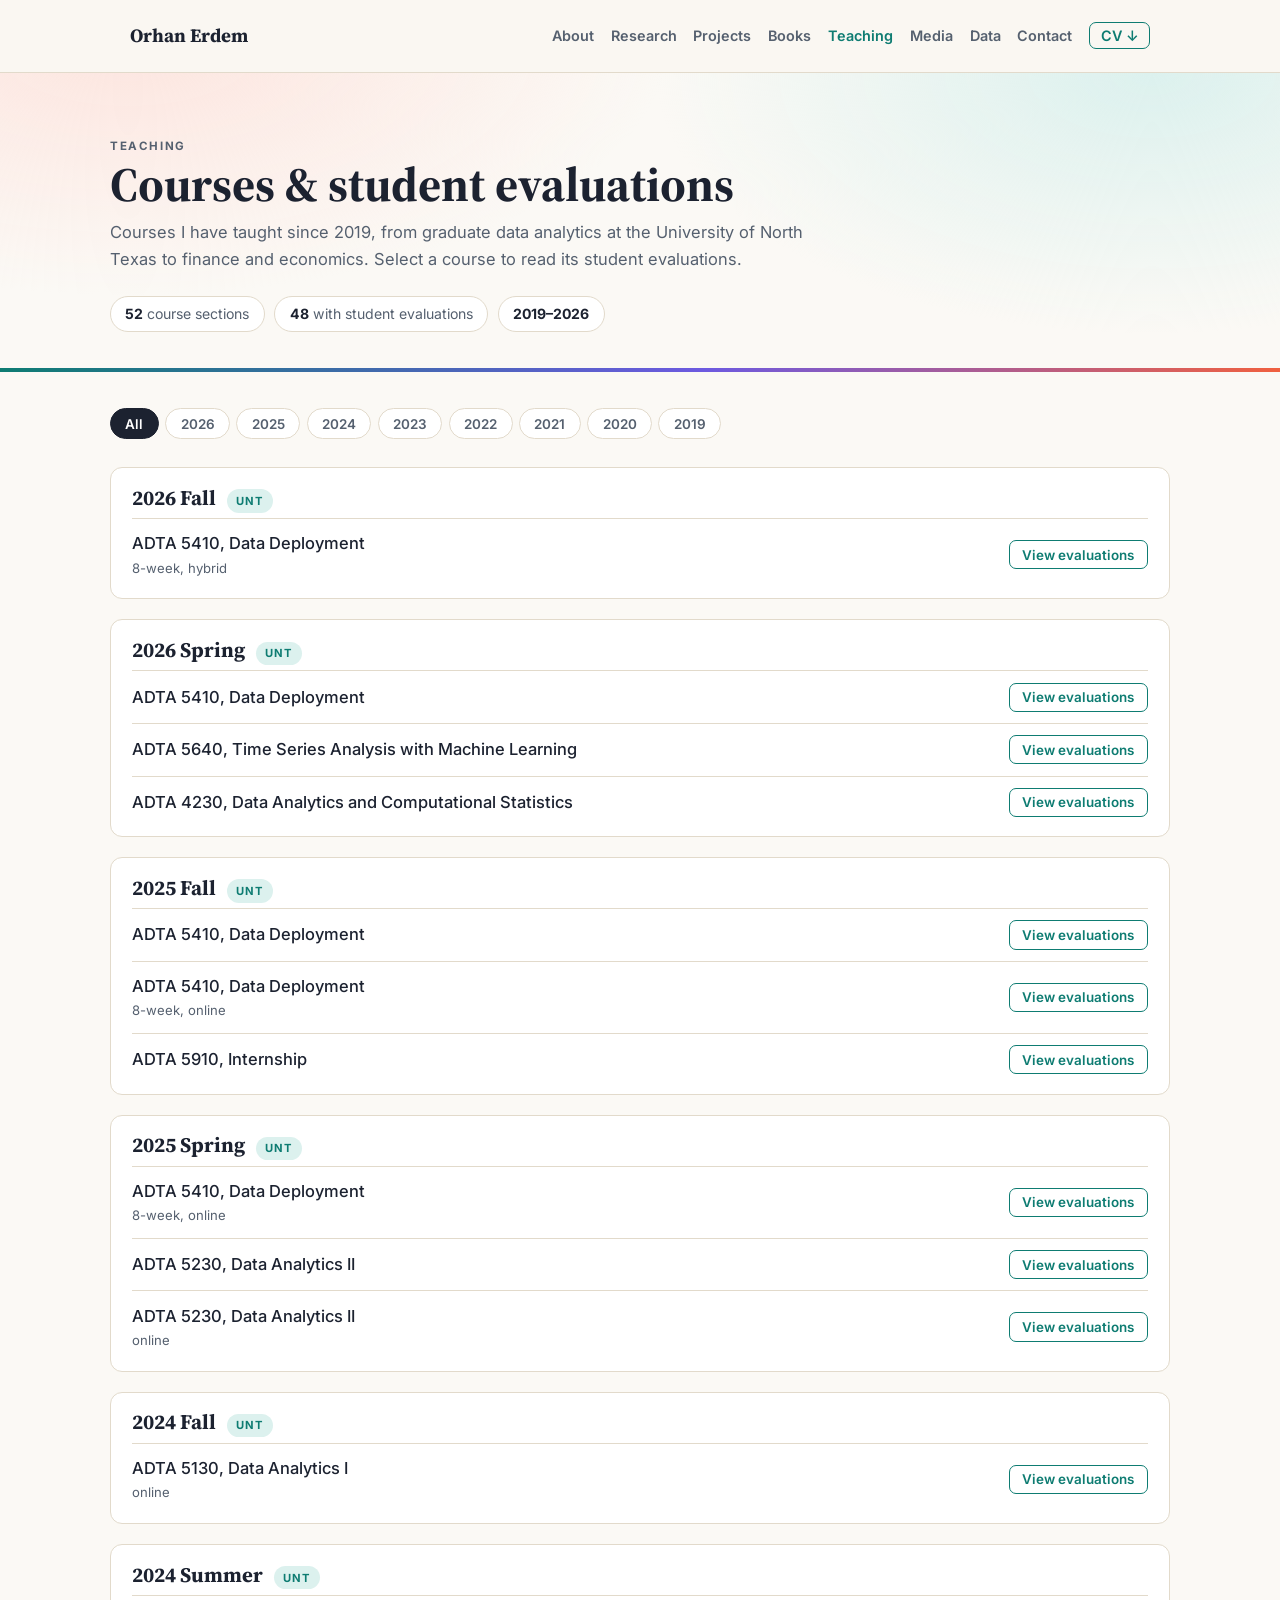
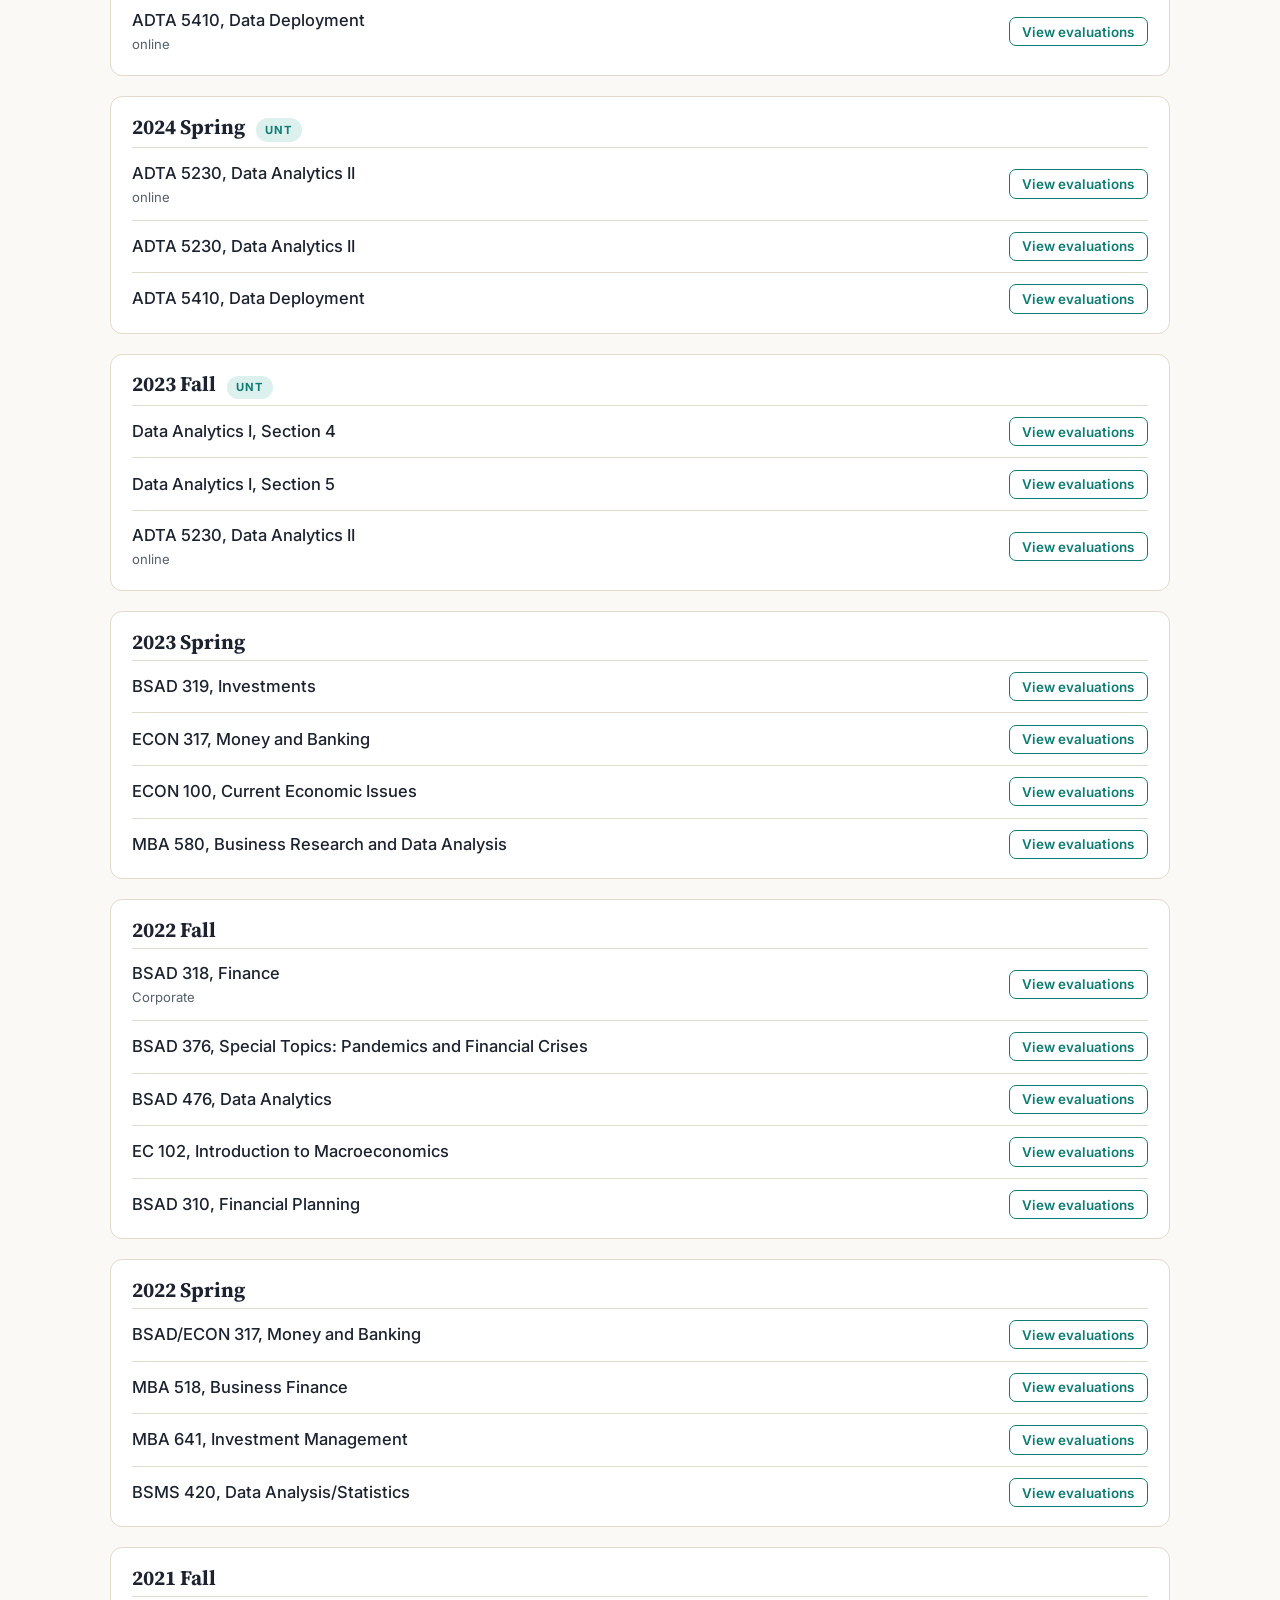
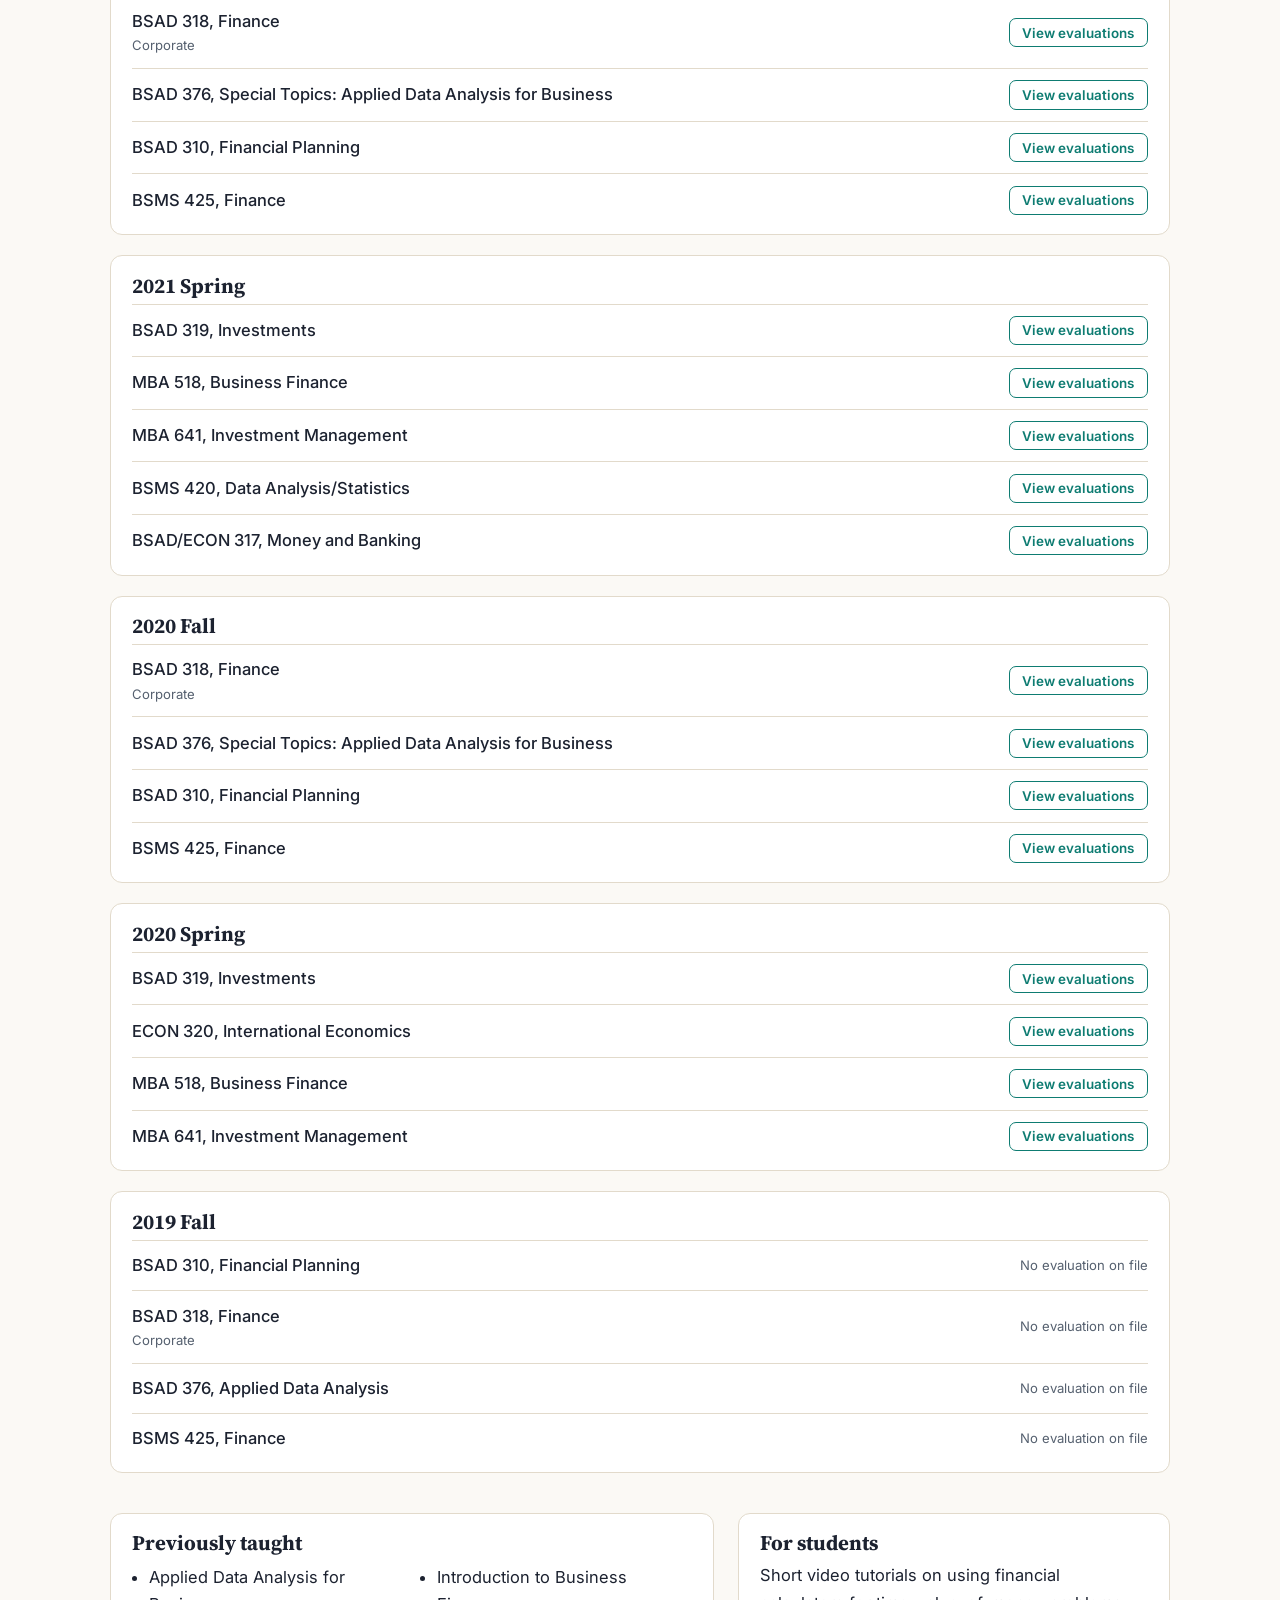
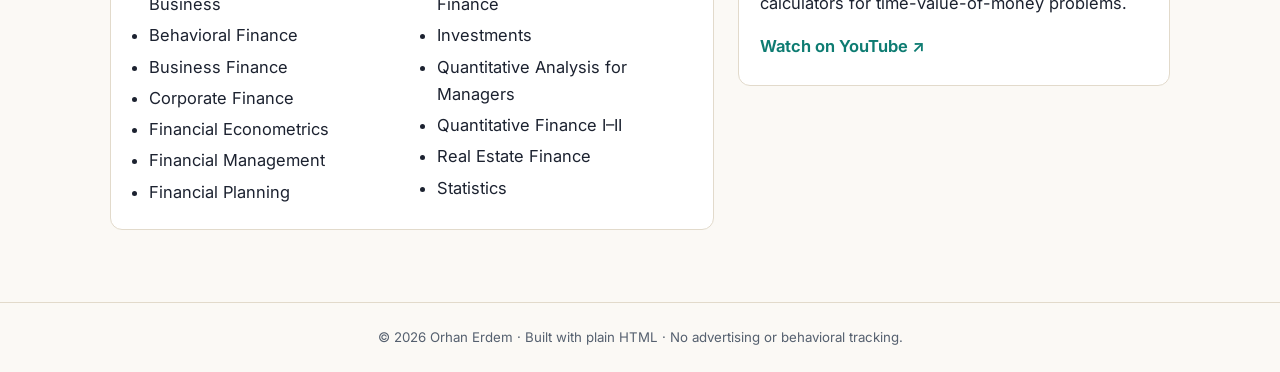
<file: teaching.html>
<!DOCTYPE html>
<html lang="en">
<head>
<meta charset="utf-8"/>
<meta content="width=device-width, initial-scale=1.0" name="viewport"/>
<title>Teaching &amp; Course Evaluations | Orhan Erdem, Ph.D.</title>
<meta content="Courses taught by Orhan Erdem since 2019, with student course evaluations for each section." name="description"/>
<link href="https://proforhan.github.io/teaching.html" rel="canonical"/>
<link href="favicon.svg" rel="icon" type="image/svg+xml"/>
<meta content="#0e7c72" name="theme-color"/>
<meta content="website" property="og:type"/>
<meta content="https://proforhan.github.io/teaching.html" property="og:url"/>
<meta content="Teaching & Course Evaluations | Orhan Erdem, Ph.D." property="og:title"/>
<meta content="Courses taught since 2019, with student course evaluations for each section." property="og:description"/>
<meta content="https://proforhan.github.io/images/og-card.jpg" property="og:image"/>
<link href="https://fonts.googleapis.com" rel="preconnect"/>
<link crossorigin="" href="https://fonts.gstatic.com" rel="preconnect"/>
<link href="https://fonts.googleapis.com/css2?family=Source+Serif+4:ital,opsz,wght@0,8..60,400;0,8..60,600;0,8..60,700;1,8..60,400&amp;family=Inter:wght@400;500;600;700&amp;display=swap" rel="stylesheet"/>
<link href="style.css?v=20260728-3" rel="stylesheet" />
<script data-goatcounter="https://orhanerdem.goatcounter.com/count" async src="//gc.zgo.at/count.js"></script>
<style>
  .t-hero { padding: 4rem 1.25rem 2.5rem; background: radial-gradient(900px 420px at 10% -10%, var(--coral-soft), transparent 60%), radial-gradient(800px 420px at 90% 0%, var(--accent-soft), transparent 62%), var(--bg); position: relative; }
  .t-hero::after { content: ""; position: absolute; inset: auto 0 0; height: 4px; background: var(--grad); }
  .t-hero h1 { font-size: clamp(2rem, 4.6vw, 3rem); margin-bottom: .4rem; }
  .t-hero p { color: var(--ink-soft); max-width: 70ch; margin: 0; }
  .nav-links a[aria-current="page"] { color: var(--accent); }
  .t-stats { display: flex; flex-wrap: wrap; gap: .6rem; margin-top: 1.4rem; }
  .t-stat { background: var(--card); border: 1px solid var(--rule); border-radius: 99px; padding: .35rem .9rem; font-size: .88rem; color: var(--ink-soft); }
  .t-stat b { color: var(--ink); }
  .t-filter { display: flex; flex-wrap: wrap; gap: .4rem; margin-bottom: 1.75rem; }
  .t-filter button { font: 600 .84rem var(--sans); color: var(--ink-soft); background: var(--card); border: 1px solid var(--rule); border-radius: 99px; padding: .4rem .9rem; cursor: pointer; }
  .t-filter button[aria-pressed="true"] { background: var(--ink); color: #fff; border-color: var(--ink); }
  .t-terms { display: grid; gap: 1.25rem; }
  .t-term { background: var(--card); border: 1px solid var(--rule); border-radius: 12px; padding: 1.1rem 1.3rem .5rem; }
  .t-term-head { display: flex; align-items: baseline; gap: .7rem; margin-bottom: .35rem; }
  .t-term h2 { font-size: 1.3rem; margin: 0; }
  .t-school { font-size: .7rem; font-weight: 700; letter-spacing: .12em; text-transform: uppercase; color: var(--accent); background: var(--accent-soft); border-radius: 99px; padding: .15rem .55rem; }
  .t-course { display: flex; justify-content: space-between; align-items: center; gap: 1rem; padding: .7rem 0; border-top: 1px solid var(--rule); }
  .t-course:first-of-type { border-top: 0; }
  .t-name { font-weight: 500; }
  .t-name small { display: block; color: var(--ink-soft); font-size: .82rem; font-weight: 400; }
  .t-btn { flex: none; font: 600 .84rem var(--sans); color: var(--accent); background: transparent; border: 1.5px solid var(--accent); border-radius: 7px; padding: .35rem .8rem; cursor: pointer; white-space: nowrap; }
  .t-btn:hover { background: var(--accent); color: #fff; }
  .t-none { font-size: .82rem; color: var(--ink-soft); white-space: nowrap; }
  .t-prev { margin-top: 2.5rem; display: grid; grid-template-columns: 1.4fr 1fr; gap: 1.5rem; align-items: start; }
  .t-prev .t-term ul { columns: 2; column-gap: 2rem; margin: .5rem 0 .8rem; padding-left: 1.1rem; }
  .t-prev .t-term li { margin-bottom: .25rem; break-inside: avoid; }

  .t-modal { border: 0; padding: 0; border-radius: 14px; width: min(980px, calc(100vw - 24px)); height: min(88vh, 1100px); max-height: none; box-shadow: 0 30px 80px rgba(28,34,48,.35); background: var(--card); }
  .t-modal::backdrop { background: rgba(28,34,48,.55); }
  .t-modal-inner { display: flex; flex-direction: column; height: 100%; }
  .t-modal-head { display: flex; justify-content: space-between; align-items: center; gap: 1rem; padding: .8rem 1rem .8rem 1.2rem; border-bottom: 1px solid var(--rule); }
  .t-modal-head b { font-family: var(--serif); font-size: 1.1rem; }
  .t-modal-head span { display: block; font-size: .8rem; color: var(--ink-soft); }
  .t-close { font-size: 1.4rem; line-height: 1; background: transparent; border: 1px solid var(--rule); border-radius: 8px; width: 2.2rem; height: 2.2rem; cursor: pointer; color: var(--ink); flex: none; }
  .t-modal iframe { flex: 1; width: 100%; border: 0; background: var(--bg-alt); }

  @media (max-width: 720px) { .t-prev { grid-template-columns: 1fr; } .t-course { align-items: flex-start; } .t-modal { height: 92vh; } }
  @media (max-width: 430px) { .t-prev .t-term ul { columns: 1; } }
</style>
</head>
<body>
<a class="skip-link" href="#main-content">Skip to main content</a>
<header class="site-header">
<nav aria-label="Primary navigation" class="nav">
<a class="nav-brand" href="index.html">Orhan Erdem</a>
<button aria-controls="primary-nav" aria-expanded="false" aria-label="Open navigation menu" class="nav-toggle" type="button">☰</button>
<ul class="nav-links" id="primary-nav">
<li><a href="index.html#about">About</a></li>
<li><a href="index.html#research">Research</a></li>
<li><a href="index.html#projects">Projects</a></li>
<li><a href="index.html#books">Books</a></li>
<li><a aria-current="page" href="teaching.html">Teaching</a></li>
<li><a href="index.html#media">Media</a></li>
<li><a href="data.html">Data</a></li>
<li><a href="index.html#contact">Contact</a></li>
<li><a class="nav-cv" href="Orhan-Erdem-CV.pdf" rel="noopener" target="_blank">CV ↓</a></li>
</ul>
</nav>
</header>

<main id="main-content">
<section class="t-hero">
<div class="section-inner">
<p class="eyebrow">Teaching</p>
<h1>Courses &amp; student evaluations</h1>
<p>Courses I have taught since 2019, from graduate data analytics at the University of North Texas to finance and economics. Select a course to read its student evaluations.</p>
<div class="t-stats" id="t-stats"></div>
</div>
</section>

<section class="section" style="padding-top:2.25rem">
<div class="section-inner">
<div class="t-filter" role="group" aria-label="Filter by year" id="t-filter"></div>
<div class="t-terms" id="t-terms"></div>

<div class="t-prev">
<div class="t-term">
<div class="t-term-head"><h2>Previously taught</h2></div>
<ul>
<li>Applied Data Analysis for Business</li><li>Behavioral Finance</li><li>Business Finance</li><li>Corporate Finance</li>
<li>Financial Econometrics</li><li>Financial Management</li><li>Financial Planning</li><li>Introduction to Business Finance</li>
<li>Investments</li><li>Quantitative Analysis for Managers</li><li>Quantitative Finance I–II</li><li>Real Estate Finance</li><li>Statistics</li>
</ul>
</div>
<div class="t-term">
<div class="t-term-head"><h2>For students</h2></div>
<p style="margin:.4rem 0 1rem">Short video tutorials on using financial calculators for time-value-of-money problems.</p>
<p><a class="text-link" href="https://www.youtube.com/watch?v=WEVVqPk9OYI" rel="noopener" target="_blank">Watch on YouTube ↗</a></p>
</div>
</div>
</div>
</section>
</main>

<dialog class="t-modal" id="t-modal" aria-labelledby="t-modal-title">
<div class="t-modal-inner">
<div class="t-modal-head">
<div><b id="t-modal-title"></b><span id="t-modal-sub"></span></div>
<button class="t-close" type="button" aria-label="Close evaluations">×</button>
</div>
<iframe id="t-frame" title="Course evaluation document" allow="autoplay"></iframe>
</div>
</dialog>

<footer class="site-footer">
<p>© <span id="year"></span> Orhan Erdem · Built with plain HTML · No advertising or behavioral tracking.</p>
</footer>

<script>
(() => {
  document.getElementById("year").textContent = new Date().getFullYear();
  const toggle = document.querySelector(".nav-toggle"), links = document.querySelector(".nav-links");
  const setMenu = open => { links.classList.toggle("open", open); toggle.setAttribute("aria-expanded", open); toggle.setAttribute("aria-label", open ? "Close navigation menu" : "Open navigation menu"); };
  toggle.addEventListener("click", () => setMenu(!links.classList.contains("open")));
  addEventListener("resize", () => { if (innerWidth > 980) setMenu(false); });

  // [term, school, [[course, evaluation file id], ...]]  — file ids point to the shared evaluation documents
  const TERMS = [{"term":"2026 Fall","school":"UNT","courses":[["ADTA 5410, Data Deployment (8-week, hybrid)","102m_4e9OMWG24vTSgYzOzrJOcm4Zaxdl"]]},{"term":"2026 Spring","school":"UNT","courses":[["ADTA 5410, Data Deployment","1E6pDsaBpTYY8KIrEiJWlqkXPtqvkFn3G"],["ADTA 5640, Time Series Analysis with Machine Learning","1jGYRoIy1Ip27lKIqgbdorrI23BHWxwp3"],["ADTA 4230, Data Analytics and Computational Statistics","1Tyhcq5fHqvp5kQHxmDXH80YhcGOaV9zY"]]},{"term":"2025 Fall","school":"UNT","courses":[["ADTA 5410, Data Deployment","1E02S7tVsJIi6lrG77JvWICESt1fIB4HB"],["ADTA 5410, Data Deployment (8-week, online)","1WLDkeVZMa7TSdMFz_giSxqq3R3UYXavb"],["ADTA 5910, Internship","1DW6R_t4IhtToti433ZkNEjVeYyZKIf6h"]]},{"term":"2025 Spring","school":"UNT","courses":[["ADTA 5410, Data Deployment (8-week, online)","1UVA3zI7Cs2jTwRlPIEDBeeQded7E5wv_"],["ADTA 5230, Data Analytics II","1Aknuxej4K-4uFOeu196CHXscGVEvZffV"],["ADTA 5230, Data Analytics II (online)","1bIKZUc2NFEt4H-2hp9-qEXdhHckoW2Yb"]]},{"term":"2024 Fall","school":"UNT","courses":[["ADTA 5130, Data Analytics I (online)","1qPsJ4y-x1AArMeKXZx3inMHMiId9wlG5"]]},{"term":"2024 Summer","school":"UNT","courses":[["ADTA 5410, Data Deployment (online)","1A8cQusVoTgwv0XhY4I6aB68k_XVIKj-t"]]},{"term":"2024 Spring","school":"UNT","courses":[["ADTA 5230, Data Analytics II (online)","1eYU9OGuirhgqq2pXgI_aPF8K2nokwuXt"],["ADTA 5230, Data Analytics II","1BCwpYGWYdbIA3hxww_RZ8-CYdUfd2bNo"],["ADTA 5410, Data Deployment","1ctWhkURdG_ON0frp8NinFoZ03SbAvvKJ"]]},{"term":"2023 Fall","school":"UNT","courses":[["Data Analytics I, Section 4","1XgoVCnOyY4pHK1rI0mDZ-UxK5YFHT9R-"],["Data Analytics I, Section 5","15dxa4gES-4hMaEU0JnJXcO1NW9s_7rjh"],["ADTA 5230, Data Analytics II (online)","1L50mLBFCGmLhBrC3lP9BDinToz1Yum0B"]]},{"term":"2023 Spring","school":"","courses":[["BSAD 319, Investments","1-VzFCrp5lmmyp7EPFnAGrLh70ji0aegV"],["ECON 317, Money and Banking","1Lb3XWa0CnlVS0XWjgznW8_zbs5uqAi0o"],["ECON 100, Current Economic Issues","1N1szSE7epcZJO7B7Pf-RA1C21DWm_Mcp"],["MBA 580, Business Research and Data Analysis","1P6tJHPItTihKB7Zt9dI98RppLSb6ZEWO"]]},{"term":"2022 Fall","school":"","courses":[["BSAD 318, Finance (Corporate)","1Lh-dX5aw9J3zoZPZt01jPoEbyQisoOwv"],["BSAD 376, Special Topics: Pandemics and Financial Crises","1n73F7yTR8peUJMPnS3bLTv-GcQQSN8aS"],["BSAD 476, Data Analytics","1XHzT0zzZLaDXgLuakB7NpLhTSNO2PEvK"],["EC 102, Introduction to Macroeconomics","1c7buv3_XhGzWOu9GSlHPL-9RgOPZhD-A"],["BSAD 310, Financial Planning","1gMMl8PbvjcqSrObTuA_bfxdtKVKcGO6K"]]},{"term":"2022 Spring","school":"","courses":[["BSAD/ECON 317, Money and Banking","1doOKjV_nNiTsjz10YKhB6motHwzVR2a7"],["MBA 518, Business Finance","1toq_KFm2Hhewuz79Nc9qqt1fyoW-cK0-"],["MBA 641, Investment Management","1GmGiAj5MiJ5BOkTuBMlKegZuODjsOdlC"],["BSMS 420, Data Analysis/Statistics","1UhuvOGf_oxIyoLGf_F7tfDgpjei9_7ae"]]},{"term":"2021 Fall","school":"","courses":[["BSAD 318, Finance (Corporate)","1kTZjPp_njxIQABq44ggJsSFhGjzjmjD1"],["BSAD 376, Special Topics: Applied Data Analysis for Business","1Zo1w5lXgL_H-4u7UCx19KS-SlpPbFilA"],["BSAD 310, Financial Planning","1niV_LfmceA0qrKF1P8nzEBtG1G0hexBX"],["BSMS 425, Finance","1i2_LFCQ8mqqnu9gnXoqVgaQsV4WK0nSP"]]},{"term":"2021 Spring","school":"","courses":[["BSAD 319, Investments","1mYE24LMXfP10jMoJbon9ZeeHGY4e3jvY"],["MBA 518, Business Finance","1ZAeJSyTl1DkYFJCG4urd-kVkYBH02TS1"],["MBA 641, Investment Management","1kJMFApqBa8DWXYuSSEjII-dxVUAWRgPx"],["BSMS 420, Data Analysis/Statistics","1vjOSmy0G5L-5H5i_Qwg_kylLc3UFMNET"],["BSAD/ECON 317, Money and Banking","1zMBSQBEd14X2Jj8PFG_xdh4Ekxi1knjQ"]]},{"term":"2020 Fall","school":"","courses":[["BSAD 318, Finance (Corporate)","1iA0mZ_DljvyL6kt0gi_5T2-nwz9BAca7"],["BSAD 376, Special Topics: Applied Data Analysis for Business","1WdJKrDvAyTw2KEbr97uPeFLgdQW8K3S4"],["BSAD 310, Financial Planning","1ZSlEuTIIlPINRD1rnZOYFwMD5tzM6WG3"],["BSMS 425, Finance","1PdetEMZY5ADJysQ-IKLhtUmjgLSKFmrg"]]},{"term":"2020 Spring","school":"","courses":[["BSAD 319, Investments","11nougr3uMs9rZFdCWiV3_z943_HfL5wu"],["ECON 320, International Economics","1Vv4AvlUwDpALeQUO6vqGSsxZTNXbasmq"],["MBA 518, Business Finance","1VKykPDfWUqGdLxZh-mJ6mDfjwFKo_2jO"],["MBA 641, Investment Management","1_k8eJ-jxe7nGqrhfv1qdE9toPAD708C7"]]},{"term":"2019 Fall","school":"","courses":[["BSAD 310, Financial Planning",""],["BSAD 318, Finance (Corporate)",""],["BSAD 376, Applied Data Analysis",""],["BSMS 425, Finance",""]]}];

  const esc = s => s.replace(/[&<>"]/g, c => ({"&":"&amp;","<":"&lt;",">":"&gt;",'"':"&quot;"})[c]);
  const all = TERMS.flatMap(t => t.courses);
  const years = [...new Set(TERMS.map(t => t.term.slice(0, 4)))];
  document.getElementById("t-stats").innerHTML =
    `<span class="t-stat"><b>${all.length}</b> course sections</span><span class="t-stat"><b>${all.filter(c => c[1]).length}</b> with student evaluations</span><span class="t-stat"><b>${years[years.length - 1]}–${years[0]}</b></span>`;

  const filter = document.getElementById("t-filter");
  filter.innerHTML = ["All", ...years].map((y, i) => `<button type="button" data-y="${y}" aria-pressed="${i === 0}">${y}</button>`).join("");

  const box = document.getElementById("t-terms");
  function render(y) {
    box.innerHTML = TERMS.filter(t => y === "All" || t.term.startsWith(y)).map(t => `
      <article class="t-term">
        <div class="t-term-head"><h2>${t.term}</h2>${t.school ? `<span class="t-school">${t.school}</span>` : ""}</div>
        ${t.courses.map(([name, id]) => {
          const m = name.match(/^(.*?)( \(.*\))$/), title = m ? m[1] : name, note = m ? m[2].slice(2, -1) : "";
          return `<div class="t-course"><span class="t-name">${esc(title)}${note ? `<small>${esc(note)}</small>` : ""}</span>${id
            ? `<button class="t-btn" type="button" data-id="${id}" data-name="${esc(title)}" data-term="${t.term}">View evaluations</button>`
            : `<span class="t-none">No evaluation on file</span>`}</div>`;
        }).join("")}
      </article>`).join("");
  }
  filter.addEventListener("click", e => {
    const b = e.target.closest("button"); if (!b) return;
    filter.querySelectorAll("button").forEach(o => o.setAttribute("aria-pressed", o === b));
    render(b.dataset.y);
  });
  render("All");

  // Evaluations open inside the page; the document address is never printed on the page
  const modal = document.getElementById("t-modal"), frame = document.getElementById("t-frame");
  box.addEventListener("click", e => {
    const b = e.target.closest(".t-btn"); if (!b) return;
    document.getElementById("t-modal-title").textContent = b.dataset.name;
    document.getElementById("t-modal-sub").textContent = b.dataset.term + " · Student course evaluations";
    frame.src = "https://drive.google.com/file/d/" + b.dataset.id + "/preview";
    modal.showModal();
  });
  const close = () => modal.close();
  modal.querySelector(".t-close").addEventListener("click", close);
  modal.addEventListener("click", e => { if (e.target === modal) close(); });
  modal.addEventListener("close", () => { frame.src = "about:blank"; });
})();
</script>
</body>
</html>
</file>
<file: style.css>
:root {
  --bg: #fbf9f5;
  --bg-alt: #f2ede4;
  --ink: #1c2230;
  --ink-soft: #55606f;
  --accent: #0e7c72;
  --accent-soft: #dcf1ee;
  --coral: #f0603f;
  --coral-soft: #fde5df;
  --gold: #f2a33c;
  --violet: #6d5ae0;
  --violet-soft: #ece7fb;
  --grad: linear-gradient(120deg, #0e7c72 0%, #6d5ae0 55%, #f0603f 100%);
  --rule: #e2dacb;
  --card: #fff;
  --serif: "Source Serif 4", Georgia, serif;
  --sans: "Inter", -apple-system, "Segoe UI", sans-serif;
  --maxw: 1060px;
  --header-height: 72px;
}

* { box-sizing: border-box; }
html { scroll-behavior: smooth; }
body { margin: 0; font-family: var(--sans); font-size: 16.5px; line-height: 1.65; color: var(--ink); background: var(--bg); }
h1, h2, h3 { font-family: var(--serif); line-height: 1.18; margin: 0 0 .55em; }
a { color: var(--accent); }
p { margin: 0 0 1em; }
section[id] { scroll-margin-top: calc(var(--header-height) + 1rem); }

.skip-link { position: fixed; left: 1rem; top: -5rem; z-index: 100; padding: .7rem 1rem; border-radius: 8px; background: var(--ink); color: white; text-decoration: none; }
.skip-link:focus { top: 1rem; }
:focus-visible { outline: 3px solid var(--gold); outline-offset: 3px; }

.site-header { position: sticky; top: 0; z-index: 50; background: rgba(250,247,242,.94); backdrop-filter: blur(9px); border-bottom: 1px solid var(--rule); }
.nav { max-width: var(--maxw); min-height: var(--header-height); margin: 0 auto; padding: .75rem 1.25rem; display: flex; align-items: center; justify-content: space-between; gap: 1rem; }
.nav-brand { font-family: var(--serif); font-weight: 700; font-size: 1.18rem; color: var(--ink); text-decoration: none; white-space: nowrap; }
.nav-links { display: flex; align-items: center; gap: 1.05rem; list-style: none; margin: 0; padding: 0; }
.nav-links a { color: var(--ink-soft); text-decoration: none; font-size: .9rem; font-weight: 600; }
.nav-links a:hover { color: var(--accent); }
.nav-links a.nav-cv { color: var(--accent); border: 1.5px solid var(--accent); border-radius: 7px; padding: .25rem .65rem; }
.nav-links a.nav-cv:hover { background: var(--accent); color: white; }
.nav-toggle { display: none; background: transparent; border: 1px solid var(--rule); border-radius: 7px; font-size: 1.2rem; padding: .3rem .65rem; cursor: pointer; color: var(--ink); }

.hero { padding: 6rem 1.25rem 5rem; position: relative; overflow: hidden; background: radial-gradient(900px 460px at 12% -5%, var(--coral-soft), transparent 60%), radial-gradient(1000px 520px at 88% 0%, var(--accent-soft), transparent 62%), radial-gradient(700px 420px at 60% 120%, var(--violet-soft), transparent 60%), var(--bg); }
.hero::before { content: ""; position: absolute; inset: auto 0 0; height: 5px; background: var(--grad); }
.hero-inner { max-width: var(--maxw); margin: 0 auto; display: flex; align-items: center; gap: 3.5rem; }
.hero-text { flex: 1; }
.hero-photo { width: 280px; height: 280px; object-fit: cover; border-radius: 50%; border: 6px solid white; box-shadow: 0 0 0 4px var(--coral), 0 18px 45px rgba(28,34,48,.22); flex-shrink: 0; }
.hero-kicker, .eyebrow { text-transform: uppercase; letter-spacing: .14em; font-size: .72rem; font-weight: 700; color: var(--coral); }
.hero-kicker { display: inline-block; background: var(--coral-soft); padding: .35rem .85rem; border-radius: 99px; margin-bottom: 1.1rem; }
.hero h1 { font-size: clamp(2.6rem, 6vw, 4.2rem); font-weight: 700; background: var(--grad); -webkit-background-clip: text; background-clip: text; color: transparent; }
.hero .phd { font-weight: 400; font-style: italic; -webkit-text-fill-color: var(--ink-soft); color: var(--ink-soft); }
.hero-sub { max-width: 680px; font-size: 1.14rem; color: var(--ink-soft); margin-top: 1rem; }
.hero-actions, .section-actions, .contact-links { display: flex; gap: .8rem; flex-wrap: wrap; margin-top: 1.6rem; }

.btn { display: inline-block; padding: .68rem 1.25rem; border-radius: 8px; text-decoration: none; font-weight: 650; font-size: .94rem; transition: transform .15s, box-shadow .15s, background-position .4s; }
.btn:hover { transform: translateY(-2px); }
.btn-primary { background: var(--grad); background-size: 160% 160%; color: white; box-shadow: 0 6px 16px rgba(240,96,63,.25); }
.btn-primary:hover { background-position: 100% 0; box-shadow: 0 10px 25px rgba(109,90,224,.34); }
.btn-ghost { border: 1.5px solid var(--rule); color: var(--ink); background: transparent; }
.btn-ghost:hover { border-color: var(--coral); color: var(--coral); }

.section { padding: 4.5rem 1.25rem; }
.section-alt { background: var(--bg-alt); }
.section-inner { max-width: var(--maxw); margin: 0 auto; }
.section h2 { font-size: clamp(1.75rem, 3.5vw, 2.35rem); margin-bottom: 1.45rem; }
.section-num { display: inline-block; font-family: var(--sans); font-size: .88rem; font-weight: 700; color: white; background: var(--accent); vertical-align: middle; margin-right: .7rem; width: 2.1rem; height: 2.1rem; line-height: 2.1rem; text-align: center; border-radius: 8px; box-shadow: 0 4px 10px rgba(14,124,114,.3); }
#research .section-num, #contact .section-num { background: var(--coral); }
#projects .section-num { background: var(--gold); }
#books .section-num { background: var(--violet); }
#media .section-num { background: var(--coral); }
.section-lede { color: var(--ink-soft); margin-top: -.75rem; margin-bottom: 2rem; max-width: 70ch; }
.text-link { font-weight: 650; text-decoration: none; }
.text-link:hover { text-decoration: underline; }

.about-grid { display: grid; grid-template-columns: 1.7fr 1fr; gap: 3rem; align-items: start; }
.about-facts { background: var(--card); border: 1px solid var(--rule); border-radius: 12px; padding: 1.5rem; display: grid; gap: 1.1rem; }
.fact { display: grid; gap: .12rem; font-size: .94rem; }
.fact-label { text-transform: uppercase; letter-spacing: .12em; font-size: .7rem; font-weight: 700; color: var(--accent); }

.pub-list { list-style: none; margin: 0; padding: 0; }
.pub-list li { display: flex; gap: 1.25rem; padding: 1rem 0; border-bottom: 1px solid var(--rule); align-items: baseline; }
.pub-year { font-weight: 700; color: var(--accent); min-width: 3.5rem; font-size: .8rem; text-align: center; background: var(--accent-soft); border-radius: 99px; padding: .2rem 0; align-self: flex-start; margin-top: .15rem; }
.pub-title { font-weight: 650; }
.pub-authors { color: var(--ink-soft); font-size: .92rem; }

.subscribe-card { display: flex; align-items: center; justify-content: space-between; gap: 1.5rem; flex-wrap: wrap; margin-bottom: 2rem; padding: 1.6rem 1.8rem; border-radius: 14px; color: white; background: var(--grad); box-shadow: 0 12px 30px rgba(109,90,224,.25); }
.subscribe-text { flex: 1; min-width: 250px; }
.subscribe-card h3 { color: white; font-size: 1.35rem; margin-bottom: .3rem; }
.subscribe-card p { color: rgba(255,255,255,.92); margin: 0; font-size: .94rem; }
.subscribe-card .btn-primary { background: white; color: var(--accent); box-shadow: 0 6px 16px rgba(0,0,0,.15); }
.subscribe-cta-wrap { display: flex; flex-direction: column; gap: .45rem; min-width: 250px; }
.subscribe-form { display: flex; gap: .55rem; flex-wrap: wrap; }
.subscribe-form input { flex: 1; min-width: 190px; padding: .68rem .9rem; border-radius: 8px; border: 1px solid var(--rule); font: inherit; }
.subscribe-note { font-size: .78rem !important; color: rgba(255,255,255,.82) !important; }

.repo-grid { display: grid; grid-template-columns: repeat(3, minmax(0, 1fr)); gap: 1.25rem; align-items: stretch; }
.repo-card, .feature-card { background: var(--card); border: 1px solid var(--rule); border-top: 4px solid var(--accent); border-radius: 12px; padding: 1.5rem; color: var(--ink); }
.repo-card { text-decoration: none; display: flex; flex-direction: column; min-width: 0; height: 100%; transition: transform .15s, box-shadow .15s; }
.repo-card:hover { transform: translateY(-3px); box-shadow: 0 10px 26px rgba(31,35,40,.12); }
.repo-card:nth-child(2n) { border-top-color: var(--coral); }
.repo-card:nth-child(3n) { border-top-color: var(--violet); }
.repo-head { display: flex; align-items: center; gap: .75rem; margin-bottom: .5rem; }
.repo-icon { flex-shrink: 0; width: 42px; height: 42px; border-radius: 11px; display: inline-flex; align-items: center; justify-content: center; color: var(--accent); background: var(--accent-soft); }
.repo-icon svg { width: 23px; height: 23px; }
.repo-name { font-family: var(--serif); font-weight: 700; font-size: 1.23rem; color: var(--accent); }
.repo-desc { color: var(--ink-soft); font-size: .94rem; flex: 1; }
.repo-meta { display: flex; gap: 1rem; font-size: .8rem; font-weight: 600; color: var(--ink-soft); margin-top: .9rem; flex-wrap: wrap; }
.project-tag { align-self: flex-start; margin: .05rem 0 .8rem; padding: .25rem .65rem; border-radius: 999px; background: var(--coral-soft); color: #a33722; font-size: .68rem; font-weight: 800; letter-spacing: .08em; text-transform: uppercase; }
.repo-card-game { position: relative; overflow: hidden; border-color: transparent; border-top-color: transparent !important; background: linear-gradient(145deg, #0e7c72 0%, #6d5ae0 55%, #f0603f 115%); box-shadow: 0 12px 28px rgba(83,63,184,.24); }
.repo-card-game::after { content: ""; position: absolute; width: 150px; height: 150px; right: -65px; bottom: -80px; border-radius: 50%; background: rgba(255,255,255,.12); pointer-events: none; }
.repo-card-game:hover { box-shadow: 0 18px 36px rgba(83,63,184,.34); }
.repo-card-game .repo-name, .repo-card-game .repo-desc, .repo-card-game .repo-meta { color: #fff; }
.repo-card-game .repo-icon { color: #fff; background: rgba(255,255,255,.18); }
.repo-card-game .project-tag { color: #fff; background: rgba(255,255,255,.18); border: 1px solid rgba(255,255,255,.32); }

.repo-loading, .repo-error { color: var(--ink-soft); font-style: italic; }

.tracker-card { margin-top: 2rem; padding: 1.6rem; border-radius: 16px; background: var(--card); border: 1px solid var(--rule); display: grid; grid-template-columns: minmax(260px,.85fr) minmax(0,1.5fr); gap: 1.5rem; align-items: center; }
.tracker-copy h3 { font-size: 1.55rem; }

.data-card { margin: 0; padding: .8rem; border-radius: 12px; background: var(--bg-alt); border: 1px solid var(--rule); }


.data-card figcaption { color: var(--ink-soft); font-size: .78rem; margin-top: .45rem; }

.section-heading-row { display: flex; justify-content: space-between; gap: 1rem; align-items: flex-start; }
.carousel-controls { display: flex; gap: .55rem; }
.carousel-btn { width: 42px; height: 42px; border: 1px solid var(--rule); border-radius: 50%; background: var(--card); color: var(--ink); font-size: 1.2rem; cursor: pointer; }
.carousel-btn:hover { border-color: var(--violet); color: var(--violet); }
.book-carousel { display: grid; grid-auto-flow: column; grid-auto-columns: calc((100% - 3rem) / 3); gap: 1.5rem; overflow-x: auto; scroll-snap-type: x mandatory; scrollbar-width: thin; padding: .2rem .15rem 1rem; }
.book-card { scroll-snap-align: start; background: var(--card); border: 1px solid var(--rule); border-top: 4px solid var(--violet); border-radius: 12px; padding: 1.3rem; display: flex; flex-direction: column; min-height: 270px; transition: transform .15s, box-shadow .15s; }
.book-card:hover { transform: translateY(-3px); box-shadow: 0 12px 28px rgba(28,34,48,.1); }
.book-featured { border-top-color: var(--coral); }
.book-card h3 { font-size: 1.08rem; }
.book-lang { text-transform: uppercase; letter-spacing: .1em; font-size: .68rem; font-weight: 700; color: var(--ink-soft); margin-bottom: .45rem; }
.book-card .text-link { margin-top: auto; }

.feature-grid { display: grid; grid-template-columns: repeat(2,1fr); gap: 1.25rem; }
.feature-grid-three { grid-template-columns: repeat(3,1fr); }
.feature-card:nth-child(2) { border-top-color: var(--coral); }
.feature-card:nth-child(3) { border-top-color: var(--violet); }
.feature-card h3 { font-size: 1.3rem; }
.feature-card p:last-child { margin-bottom: 0; }

.section-contact { text-align: center; padding-bottom: 5.5rem; }
.contact-lede { color: var(--ink-soft); }
.contact-links { justify-content: center; }
.site-footer { border-top: 1px solid var(--rule); padding: 1.5rem 1.25rem; text-align: center; font-size: .83rem; color: var(--ink-soft); }
.site-footer p { margin: 0; }

@media (max-width: 980px) {
  .nav-toggle { display: block; }
  .nav-links { display: none; position: absolute; top: 100%; left: 0; right: 0; flex-direction: column; align-items: stretch; gap: 0; background: var(--bg); border-bottom: 1px solid var(--rule); padding: .5rem 1.25rem 1rem; box-shadow: 0 14px 24px rgba(28,34,48,.08); }
  .nav-links.open { display: flex; }
  .nav-links a { display: block; padding: .62rem 0; font-size: 1rem; }
  .nav-links a.nav-cv { border: 0; padding: .62rem 0; }
  .about-grid, .tracker-card { grid-template-columns: 1fr; }
  .repo-grid { grid-template-columns: repeat(2, minmax(0, 1fr)); }
  .feature-grid-three { grid-template-columns: 1fr 1fr; }
  .book-carousel { grid-auto-columns: calc((100% - 1.5rem) / 2); }
}

@media (max-width: 720px) {
  body { font-size: 16px; }
  .hero { padding: 4rem 1.1rem 3.5rem; }
  .hero-inner { flex-direction: column-reverse; align-items: flex-start; gap: 2rem; }
  .hero-photo { width: 165px; height: 165px; }
  .hero-sub { font-size: 1.04rem; }
  .section { padding: 3.6rem 1.1rem; }
  .about-grid, .repo-grid, .feature-grid, .feature-grid-three { grid-template-columns: 1fr; }
  .pub-list li { flex-direction: column; gap: .25rem; }
  .book-carousel { grid-auto-columns: 84%; gap: 1rem; }
  .section-heading-row { align-items: center; }
  .tracker-card { padding: 1.25rem; }
  
  .hero-actions .btn, .section-actions .btn { text-align: center; }
}

@media (max-width: 430px) {
  .hero-actions, .section-actions { flex-direction: column; align-items: stretch; }
  .hero-actions .btn, .section-actions .btn { width: 100%; }
  .subscribe-card { padding: 1.35rem; }
  .subscribe-form { flex-direction: column; }
  .subscribe-form input, .subscribe-form .btn { width: 100%; }
  .book-carousel { grid-auto-columns: 91%; }
  .carousel-controls { display: none; }
  .contact-links { flex-direction: column; align-items: stretch; }
}

@media (prefers-reduced-motion: reduce) {
  html { scroll-behavior: auto; }
  *, *::before, *::after { animation-duration: .01ms !important; animation-iteration-count: 1 !important; transition-duration: .01ms !important; scroll-behavior: auto !important; }
}

/* ===== Walmart static chart ===== */
.tracker-result {
  display: inline-flex;
  flex-direction: column;
  gap: .1rem;
  margin: .35rem 0 1.15rem;
  padding: .9rem 1.05rem;
  border-radius: 12px;
  background: var(--coral-soft);
  border: 1px solid rgba(240,96,63,.22);
}
.tracker-result-label {
  color: #9b3d2b;
  font-size: .7rem;
  font-weight: 800;
  letter-spacing: .1em;
  text-transform: uppercase;
}
.tracker-result strong {
  color: var(--coral);
  font-family: var(--serif);
  font-size: clamp(1.85rem, 4vw, 2.55rem);
  line-height: 1.05;
}
.tracker-result-detail {
  color: var(--ink-soft);
  font-size: .82rem;
  font-weight: 600;
}
.tracker-static-chart {
  overflow: hidden;
  background: #fff;
}
.tracker-static-chart img {
  display: block;
  width: 100%;
  height: auto;
  border-radius: 9px;
}
.tracker-static-chart figcaption {
  padding: .35rem .1rem 0;
}

@media (max-width: 720px) {
  .tracker-result { width: 100%; }
  .tracker-static-chart { padding: .55rem; }
}

/* ===== Walmart live Google Sheets data ===== */
.tracker-result span,
.tracker-result strong {
  display: block;
}

.tracker-sync-status {
  display: inline-flex;
  align-items: center;
  gap: .42rem;
  margin: -.55rem 0 1rem;
  color: var(--ink-soft);
  font-size: .76rem;
  font-weight: 650;
}

.tracker-sync-status::before {
  content: "";
  width: .52rem;
  height: .52rem;
  flex: 0 0 auto;
  border-radius: 50%;
  background: #a7a198;
}

.tracker-sync-status.is-live::before {
  background: #159a7d;
  box-shadow: 0 0 0 4px rgba(21,154,125,.12);
}

.tracker-chart-svg {
  display: block;
  width: 100%;
  height: auto;
  border-radius: 9px;
}

@media (max-width: 720px) {
  .tracker-result strong {
    font-size: 2rem;
  }

  .tracker-sync-status {
    margin-top: -.45rem;
  }
}

/* ===== New-book launch banner ===== */
.book-banner-bar { background: var(--grad); background-size: 160% 160%; border-bottom: 1px solid rgba(0,0,0,.08); }
.book-banner { display: flex; align-items: center; gap: .9rem; flex-wrap: wrap; max-width: var(--maxw); margin: 0 auto; padding: .55rem 1.25rem; color: #fff; text-decoration: none; font-size: .95rem; }
.book-banner-flag { flex-shrink: 0; text-transform: uppercase; letter-spacing: .1em; font-size: .66rem; font-weight: 700; background: rgba(255,255,255,.22); padding: .28rem .7rem; border-radius: 99px; }
.book-banner-text { display: flex; align-items: baseline; gap: .6rem; flex-wrap: wrap; flex: 1; }
.book-banner-text strong { font-family: var(--serif); font-size: 1.02rem; font-weight: 700; }
.book-banner-sub { color: rgba(255,255,255,.9); font-size: .9rem; font-style: italic; }
.book-banner-cta { flex-shrink: 0; font-weight: 700; }
.book-banner:hover .book-banner-cta { text-decoration: underline; }

/* ===== Featured book (launch) ===== */
.book-hero { display: grid; grid-template-columns: 190px 1fr; gap: 2rem; align-items: start; background: var(--card); border: 1px solid var(--rule); border-top: 4px solid var(--coral); border-radius: 16px; padding: 2rem; margin: 1.5rem 0 2rem; box-shadow: 0 14px 34px rgba(28,34,48,.08); }
.book-hero-cover { position: relative; border-radius: 10px; overflow: hidden; aspect-ratio: 2 / 3; background: var(--grad); display: flex; align-items: center; justify-content: center; box-shadow: 0 10px 26px rgba(28,34,48,.22); }
.book-hero-cover img { width: 100%; height: 100%; object-fit: cover; display: block; }
.cover-fallback { display: none; color: #fff; font-family: var(--serif); text-align: center; font-size: 1.05rem; line-height: 1.4; padding: 1rem; }
.book-hero-cover.cover-missing .cover-fallback { display: block; }
.book-hero-flag { display: inline-block; text-transform: uppercase; letter-spacing: .1em; font-size: .72rem; font-weight: 700; color: var(--coral); background: var(--coral-soft); padding: .3rem .8rem; border-radius: 99px; margin-bottom: .8rem; }
.book-hero-title { font-size: 1.7rem; margin-bottom: .15rem; }
.book-hero-sub { font-family: var(--serif); font-style: italic; font-size: 1.15rem; color: var(--ink-soft); margin-bottom: .5rem; }
.book-hero-meta { text-transform: uppercase; letter-spacing: .12em; font-size: .72rem; font-weight: 600; color: var(--ink-soft); margin-bottom: 1rem; }
.book-hero-desc { margin-bottom: 1.2rem; }
.book-hero-quote { margin: 0 0 1.3rem; padding: .5rem 0 .5rem 1.1rem; border-left: 3px solid var(--coral); font-style: italic; }
.book-hero-quote cite { display: block; margin-top: .4rem; font-style: normal; font-size: .85rem; color: var(--ink-soft); }
.book-hero-actions { display: flex; gap: .8rem; flex-wrap: wrap; }

/* ===== Clickable publication titles ===== */
a.pub-title { color: var(--ink); text-decoration: none; background-image: linear-gradient(var(--accent), var(--accent)); background-size: 0% 1.5px; background-position: 0 100%; background-repeat: no-repeat; transition: background-size .2s, color .2s; }
a.pub-title:hover, a.pub-title:focus-visible { color: var(--accent); background-size: 100% 1.5px; }

@media (max-width: 620px) {
  .book-banner-cta { display: none; }
  .book-hero { grid-template-columns: 1fr; }
  .book-hero-cover { max-width: 180px; margin: 0 auto; }
}
</file>
